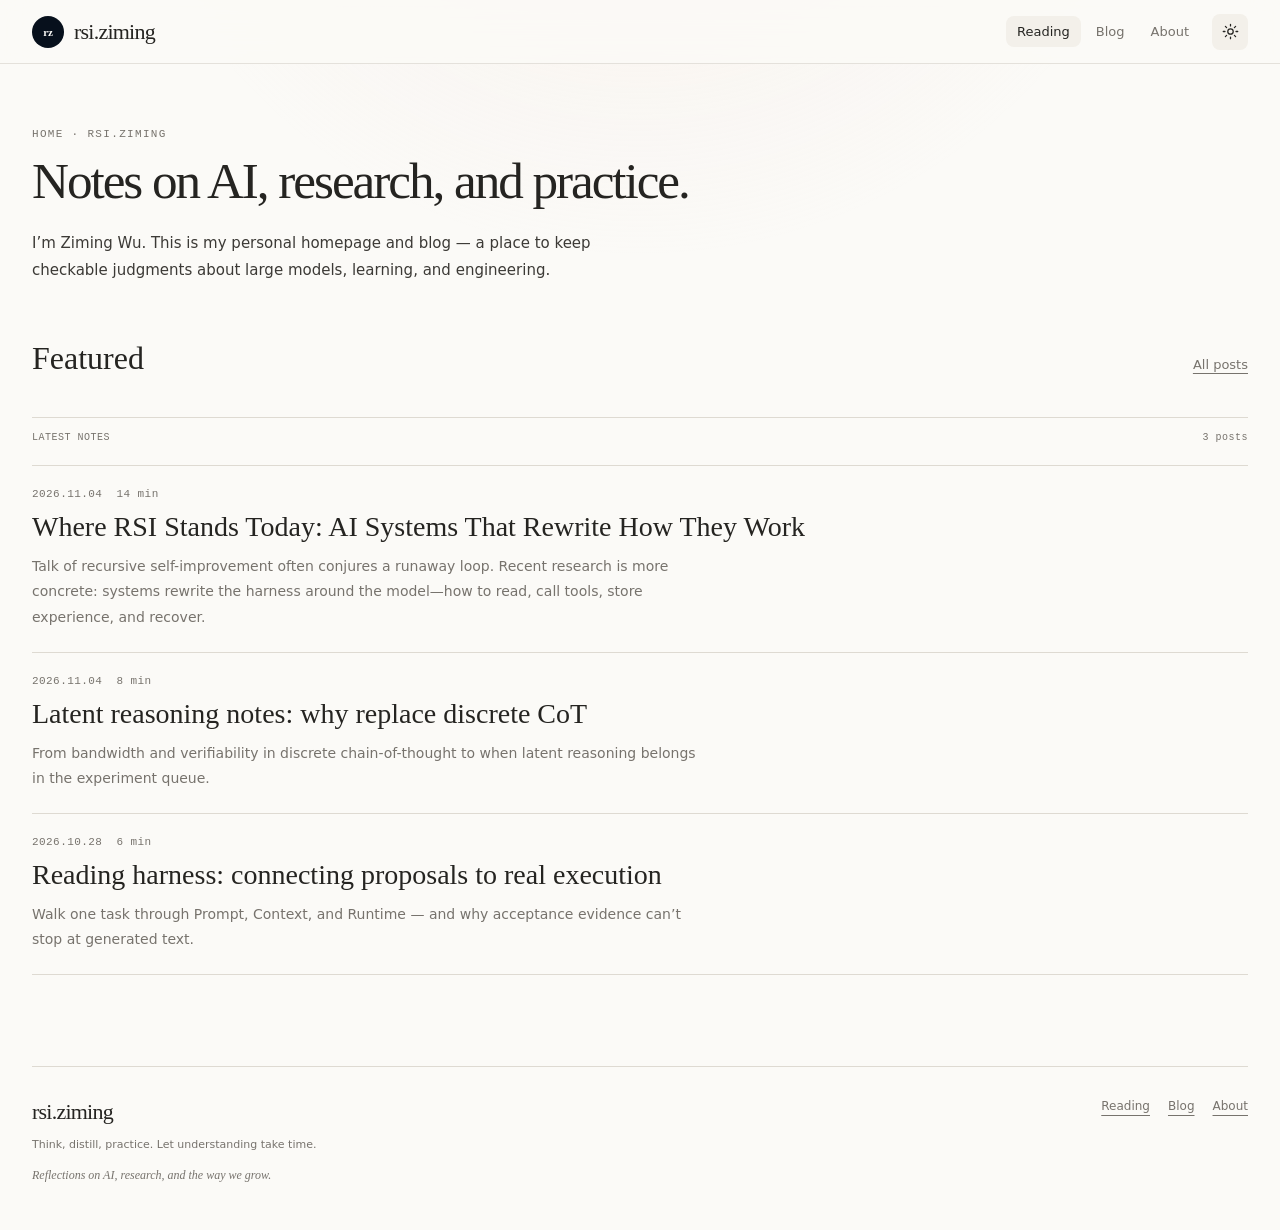
<file: index.html>
<!DOCTYPE html>
<html lang="en">
<head>
  <meta charset="UTF-8">
  <meta name="viewport" content="width=device-width, initial-scale=1">
  <meta name="description" content="rsi.ziming — Ziming Wu’s personal site and blog on AI, research, and practice.">
  <meta name="theme-color" content="#fbfaf7">
  <title>Reading｜rsi.ziming</title>
  <script>
    (() => {
      let saved;
      try { saved = localStorage.getItem("theme"); } catch {}
      const theme = saved || (matchMedia("(prefers-color-scheme: dark)").matches ? "dark" : "light");
      document.documentElement.dataset.theme = theme;
      document.querySelector('meta[name="theme-color"]')?.setAttribute("content", theme === "dark" ? "#111210" : "#fbfaf7");
    })();
  </script>
  <link rel="stylesheet" href="css/site.css">
</head>
<body>
  <a class="skip-link" href="#main">Skip to content</a>
  <header class="site-header">
    <a class="wordmark" href="index.html" aria-label="rsi.ziming home">
      <span class="wordmark-mark" aria-hidden="true">rz</span>
      <span class="wordmark-name"><span class="brand-person" lang="en">rsi.ziming</span></span>
    </a>
    <div class="header-actions">
      <nav class="site-nav" aria-label="Primary">
        <a href="index.html" aria-current="page">Reading</a>
        <a href="blog/index.html">Blog</a>
        <a class="mobile-hidden" href="about/index.html">About</a>
      </nav>
      <button class="theme-toggle" type="button" aria-label="Toggle light and dark theme" title="Toggle theme">
        <svg class="sun-icon" viewBox="0 0 20 20" aria-hidden="true"><circle cx="10" cy="10" r="3.2"></circle><path d="M10 1.5v2M10 16.5v2M1.5 10h2M16.5 10h2M4 4l1.4 1.4M14.6 14.6 16 16M16 4l-1.4 1.4M5.4 14.6 4 16"></path></svg>
        <svg class="moon-icon" viewBox="0 0 20 20" aria-hidden="true"><path d="M16.5 12.8A7 7 0 0 1 7.2 3.5a7 7 0 1 0 9.3 9.3Z"></path></svg>
      </button>
    </div>
  </header>

  <main id="main">
    <div class="page-shell">
      <header class="page-intro">
        <p class="eyebrow">HOME · RSI.ZIMING</p>
        <h1>Notes on AI, research, and practice.</h1>
        <p class="intro-copy">I’m Ziming Wu. This is my personal homepage and blog — a place to keep checkable judgments about large models, learning, and engineering.</p>
      </header>

      <div class="section-heading">
        <h2>Featured</h2>
        <a href="blog/index.html">All posts</a>
      </div>

      <div class="count-line">
        <span>LATEST NOTES</span>
        <span>3 posts</span>
      </div>

      <div class="post-list">
        <a class="post-card" href="blog/where-rsi-stands-today.html">
          <div class="post-meta"><span>2026.11.04</span><span>14 min</span></div>
          <h3 class="post-title">Where RSI Stands Today: AI Systems That Rewrite How They Work</h3>
          <p class="post-excerpt">Talk of recursive self-improvement often conjures a runaway loop. Recent research is more concrete: systems rewrite the harness around the model—how to read, call tools, store experience, and recover.</p>
        </a>
        <a class="post-card" href="blog/latent-reasoning-notes.html">
          <div class="post-meta"><span>2026.11.04</span><span>8 min</span></div>
          <h3 class="post-title">Latent reasoning notes: why replace discrete CoT</h3>
          <p class="post-excerpt">From bandwidth and verifiability in discrete chain-of-thought to when latent reasoning belongs in the experiment queue.</p>
        </a>
        <a class="post-card" href="blog/reading-harness.html">
          <div class="post-meta"><span>2026.10.28</span><span>6 min</span></div>
          <h3 class="post-title">Reading harness: connecting proposals to real execution</h3>
          <p class="post-excerpt">Walk one task through Prompt, Context, and Runtime — and why acceptance evidence can’t stop at generated text.</p>
        </a>
      </div>
    </div>
  </main>

  <footer class="site-footer">
    <div>
      <a href="index.html" class="footer-name"><span class="brand-person" lang="en">rsi.ziming</span></a>
      <p>Think, distill, practice. Let understanding take time.</p>
      <p lang="en">Reflections on AI, research, and the way we grow.</p>
    </div>
    <nav aria-label="Footer">
      <a href="index.html">Reading</a>
      <a href="blog/index.html">Blog</a>
      <a href="about/index.html">About</a>
    </nav>
  </footer>
  <script src="js/site.js"></script>
</body>
</html>
</file>
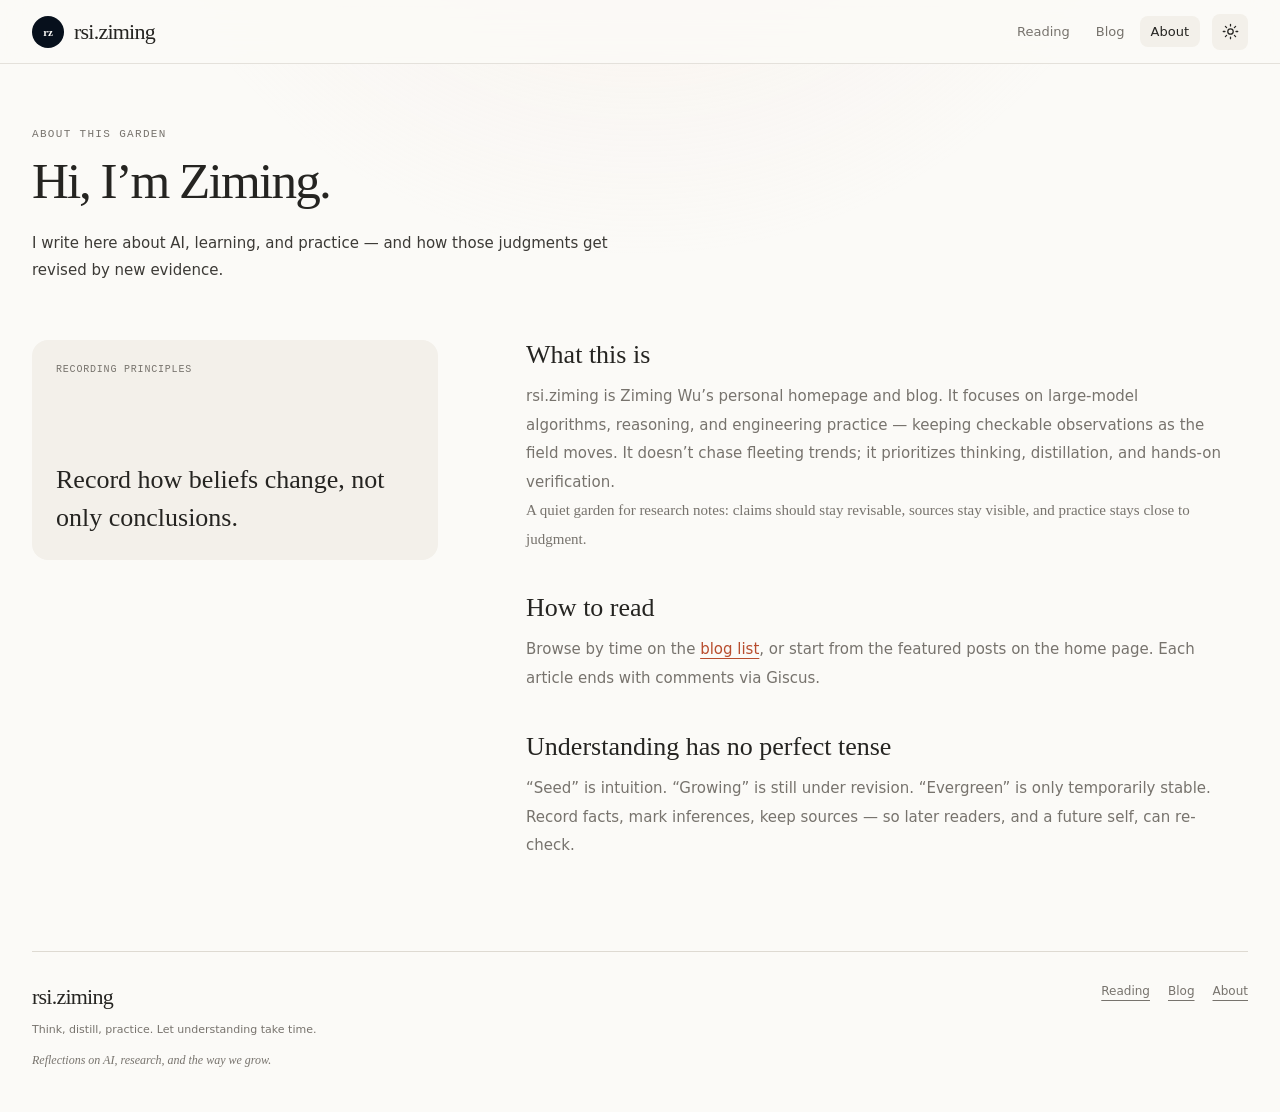
<file: about/index.html>
<!DOCTYPE html>
<html lang="en">
<head>
  <meta charset="UTF-8">
  <meta name="viewport" content="width=device-width, initial-scale=1">
  <meta name="description" content="About rsi.ziming — Ziming Wu">
  <meta name="theme-color" content="#fbfaf7">
  <title>About｜rsi.ziming</title>
  <script>
    (() => {
      let saved;
      try { saved = localStorage.getItem("theme"); } catch {}
      const theme = saved || (matchMedia("(prefers-color-scheme: dark)").matches ? "dark" : "light");
      document.documentElement.dataset.theme = theme;
      document.querySelector('meta[name="theme-color"]')?.setAttribute("content", theme === "dark" ? "#111210" : "#fbfaf7");
    })();
  </script>
  <link rel="stylesheet" href="../css/site.css">
</head>
<body>
  <a class="skip-link" href="#main">Skip to content</a>
  <header class="site-header">
    <a class="wordmark" href="../index.html" aria-label="rsi.ziming home">
      <span class="wordmark-mark" aria-hidden="true">rz</span>
      <span class="wordmark-name"><span class="brand-person" lang="en">rsi.ziming</span></span>
    </a>
    <div class="header-actions">
      <nav class="site-nav" aria-label="Primary">
        <a href="../index.html">Reading</a>
        <a href="../blog/index.html">Blog</a>
        <a href="index.html" aria-current="page">About</a>
      </nav>
      <button class="theme-toggle" type="button" aria-label="Toggle light and dark theme" title="Toggle theme">
        <svg class="sun-icon" viewBox="0 0 20 20" aria-hidden="true"><circle cx="10" cy="10" r="3.2"></circle><path d="M10 1.5v2M10 16.5v2M1.5 10h2M16.5 10h2M4 4l1.4 1.4M14.6 14.6 16 16M16 4l-1.4 1.4M5.4 14.6 4 16"></path></svg>
        <svg class="moon-icon" viewBox="0 0 20 20" aria-hidden="true"><path d="M16.5 12.8A7 7 0 0 1 7.2 3.5a7 7 0 1 0 9.3 9.3Z"></path></svg>
      </button>
    </div>
  </header>

  <main id="main">
    <div class="page-shell about">
      <header class="page-intro">
        <div>
          <p class="eyebrow">ABOUT THIS GARDEN</p>
          <h1>Hi, I’m <span class="brand-person" lang="en">Ziming</span>.</h1>
        </div>
        <p class="intro-copy">I write here about AI, learning, and practice — and how those judgments get revised by new evidence.</p>
      </header>

      <div class="about-grid">
        <aside class="about-aside">
          <span>RECORDING PRINCIPLES</span>
          <p>Record how beliefs change, not only conclusions.</p>
        </aside>
        <article class="about-article">
          <h2>What this is</h2>
          <p>rsi.ziming is Ziming Wu’s personal homepage and blog. It focuses on large-model algorithms, reasoning, and engineering practice — keeping checkable observations as the field moves. It doesn’t chase fleeting trends; it prioritizes thinking, distillation, and hands-on verification.</p>
          <p class="english-mission" lang="en">A quiet garden for research notes: claims should stay revisable, sources stay visible, and practice stays close to judgment.</p>

          <h2>How to read</h2>
          <p>Browse by time on the <a href="../blog/index.html">blog list</a>, or start from the featured posts on the home page. Each article ends with comments via Giscus.</p>

          <h2>Understanding has no perfect tense</h2>
          <p>“Seed” is intuition. “Growing” is still under revision. “Evergreen” is only temporarily stable. Record facts, mark inferences, keep sources — so later readers, and a future self, can re-check.</p>
        </article>
      </div>
    </div>
  </main>

  <footer class="site-footer">
    <div>
      <a href="../index.html" class="footer-name"><span class="brand-person" lang="en">rsi.ziming</span></a>
      <p>Think, distill, practice. Let understanding take time.</p>
      <p lang="en">Reflections on AI, research, and the way we grow.</p>
    </div>
    <nav aria-label="Footer">
      <a href="../index.html">Reading</a>
      <a href="../blog/index.html">Blog</a>
      <a href="index.html">About</a>
    </nav>
  </footer>
  <script src="../js/site.js"></script>
</body>
</html>
</file>
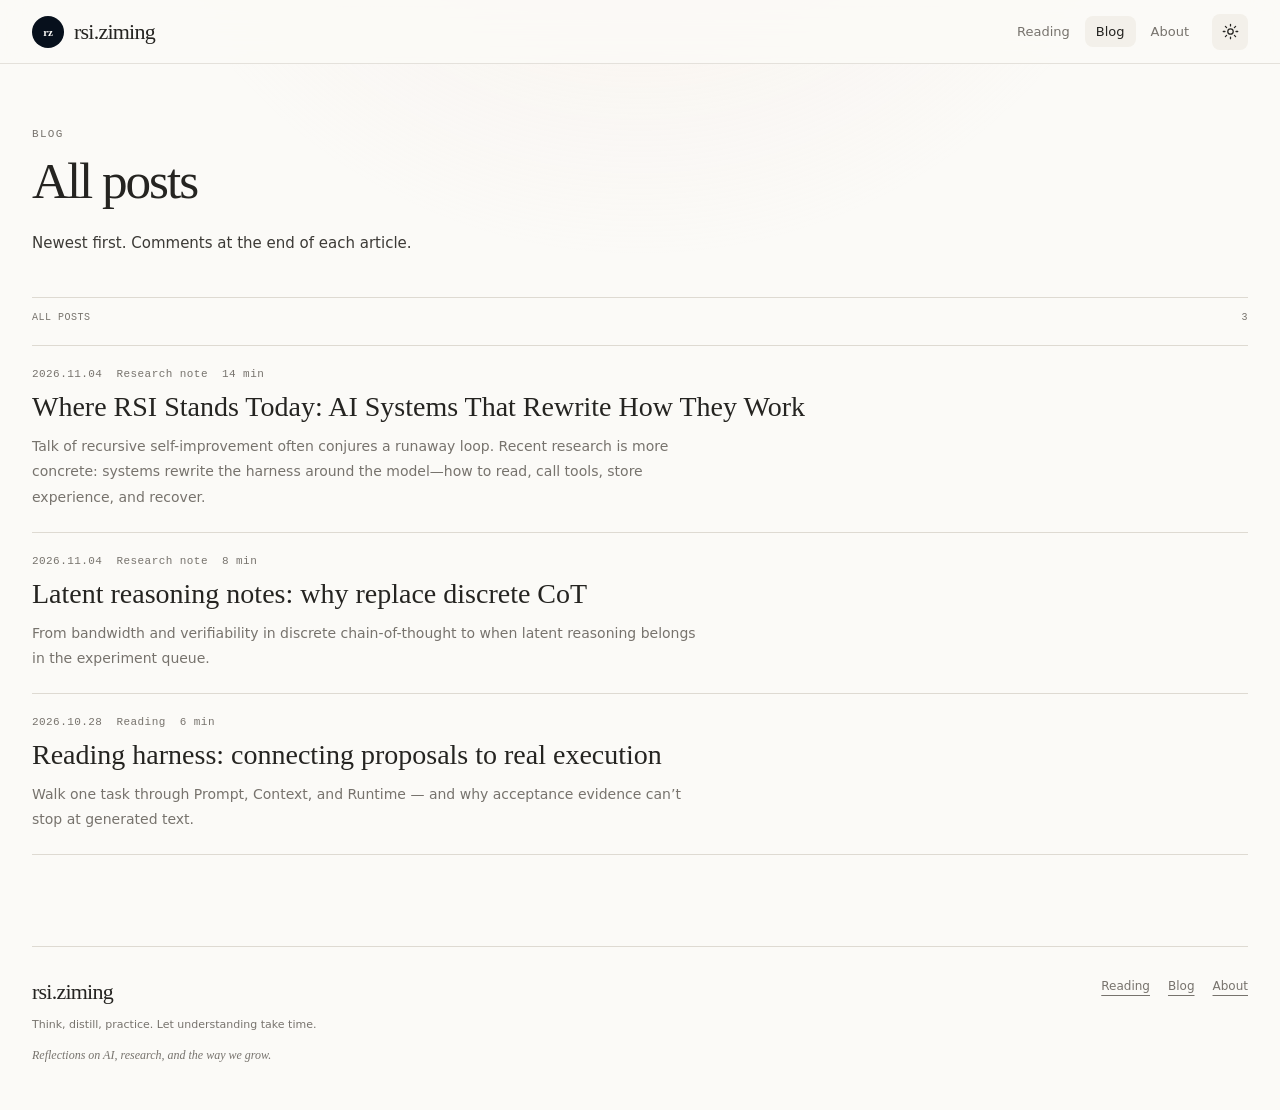
<file: blog/index.html>
<!DOCTYPE html>
<html lang="en">
<head>
  <meta charset="UTF-8">
  <meta name="viewport" content="width=device-width, initial-scale=1">
  <meta name="description" content="Blog｜rsi.ziming">
  <meta name="theme-color" content="#fbfaf7">
  <title>Blog｜rsi.ziming</title>
  <script>
    (() => {
      let saved;
      try { saved = localStorage.getItem("theme"); } catch {}
      const theme = saved || (matchMedia("(prefers-color-scheme: dark)").matches ? "dark" : "light");
      document.documentElement.dataset.theme = theme;
      document.querySelector('meta[name="theme-color"]')?.setAttribute("content", theme === "dark" ? "#111210" : "#fbfaf7");
    })();
  </script>
  <link rel="stylesheet" href="../css/site.css">
</head>
<body>
  <a class="skip-link" href="#main">Skip to content</a>
  <header class="site-header">
    <a class="wordmark" href="../index.html" aria-label="rsi.ziming home">
      <span class="wordmark-mark" aria-hidden="true">rz</span>
      <span class="wordmark-name"><span class="brand-person" lang="en">rsi.ziming</span></span>
    </a>
    <div class="header-actions">
      <nav class="site-nav" aria-label="Primary">
        <a href="../index.html">Reading</a>
        <a href="index.html" aria-current="page">Blog</a>
        <a class="mobile-hidden" href="../about/index.html">About</a>
      </nav>
      <button class="theme-toggle" type="button" aria-label="Toggle light and dark theme" title="Toggle theme">
        <svg class="sun-icon" viewBox="0 0 20 20" aria-hidden="true"><circle cx="10" cy="10" r="3.2"></circle><path d="M10 1.5v2M10 16.5v2M1.5 10h2M16.5 10h2M4 4l1.4 1.4M14.6 14.6 16 16M16 4l-1.4 1.4M5.4 14.6 4 16"></path></svg>
        <svg class="moon-icon" viewBox="0 0 20 20" aria-hidden="true"><path d="M16.5 12.8A7 7 0 0 1 7.2 3.5a7 7 0 1 0 9.3 9.3Z"></path></svg>
      </button>
    </div>
  </header>

  <main id="main">
    <div class="page-shell">
      <header class="page-intro">
        <p class="eyebrow">BLOG</p>
        <h1>All posts</h1>
        <p class="intro-copy">Newest first. Comments at the end of each article.</p>
      </header>

      <div class="count-line">
        <span>ALL POSTS</span>
        <span>3</span>
      </div>

      <div class="post-list">
        <a class="post-card" href="where-rsi-stands-today.html">
          <div class="post-meta"><span>2026.11.04</span><span>Research note</span><span>14 min</span></div>
          <h2 class="post-title">Where RSI Stands Today: AI Systems That Rewrite How They Work</h2>
          <p class="post-excerpt">Talk of recursive self-improvement often conjures a runaway loop. Recent research is more concrete: systems rewrite the harness around the model—how to read, call tools, store experience, and recover.</p>
        </a>
        <a class="post-card" href="latent-reasoning-notes.html">
          <div class="post-meta"><span>2026.11.04</span><span>Research note</span><span>8 min</span></div>
          <h2 class="post-title">Latent reasoning notes: why replace discrete CoT</h2>
          <p class="post-excerpt">From bandwidth and verifiability in discrete chain-of-thought to when latent reasoning belongs in the experiment queue.</p>
        </a>
        <a class="post-card" href="reading-harness.html">
          <div class="post-meta"><span>2026.10.28</span><span>Reading</span><span>6 min</span></div>
          <h2 class="post-title">Reading harness: connecting proposals to real execution</h2>
          <p class="post-excerpt">Walk one task through Prompt, Context, and Runtime — and why acceptance evidence can’t stop at generated text.</p>
        </a>
      </div>
    </div>
  </main>

  <footer class="site-footer">
    <div>
      <a href="../index.html" class="footer-name"><span class="brand-person" lang="en">rsi.ziming</span></a>
      <p>Think, distill, practice. Let understanding take time.</p>
      <p lang="en">Reflections on AI, research, and the way we grow.</p>
    </div>
    <nav aria-label="Footer">
      <a href="../index.html">Reading</a>
      <a href="index.html">Blog</a>
      <a href="../about/index.html">About</a>
    </nav>
  </footer>
  <script src="../js/site.js"></script>
</body>
</html>
</file>
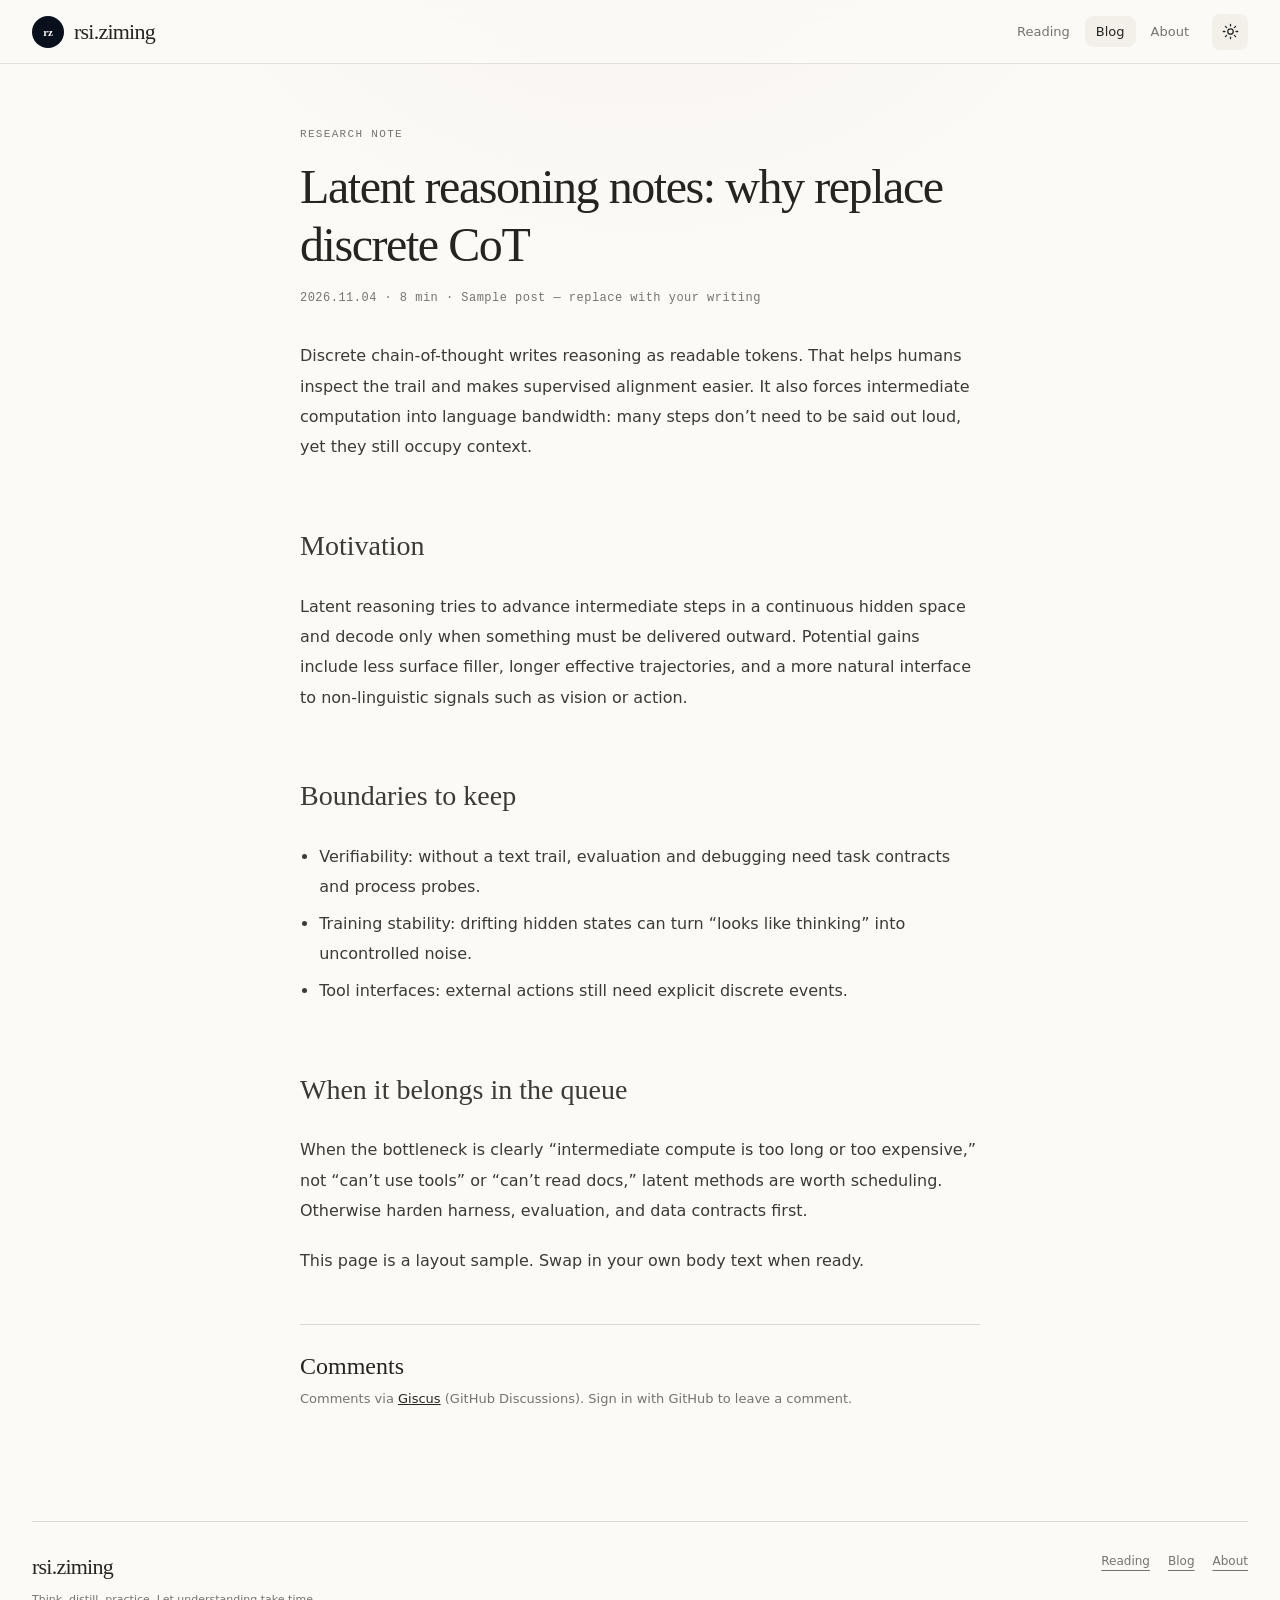
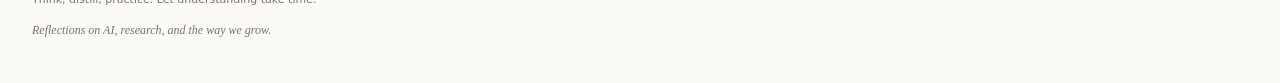
<file: blog/latent-reasoning-notes.html>
<!DOCTYPE html>
<html lang="en">
<head>
  <meta charset="UTF-8">
  <meta name="viewport" content="width=device-width, initial-scale=1">
  <meta name="description" content="Latent reasoning notes: why replace discrete CoT">
  <meta name="theme-color" content="#fbfaf7">
  <title>Latent reasoning notes｜rsi.ziming</title>
  <script>
    (() => {
      let saved;
      try { saved = localStorage.getItem("theme"); } catch {}
      const theme = saved || (matchMedia("(prefers-color-scheme: dark)").matches ? "dark" : "light");
      document.documentElement.dataset.theme = theme;
      document.querySelector('meta[name="theme-color"]')?.setAttribute("content", theme === "dark" ? "#111210" : "#fbfaf7");
    })();
  </script>
  <link rel="stylesheet" href="../css/site.css">
</head>
<body>
  <a class="skip-link" href="#main">Skip to content</a>
  <header class="site-header">
    <a class="wordmark" href="../index.html" aria-label="rsi.ziming home">
      <span class="wordmark-mark" aria-hidden="true">rz</span>
      <span class="wordmark-name"><span class="brand-person" lang="en">rsi.ziming</span></span>
    </a>
    <div class="header-actions">
      <nav class="site-nav" aria-label="Primary">
        <a href="../index.html">Reading</a>
        <a href="index.html" aria-current="page">Blog</a>
        <a class="mobile-hidden" href="../about/index.html">About</a>
      </nav>
      <button class="theme-toggle" type="button" aria-label="Toggle light and dark theme" title="Toggle theme">
        <svg class="sun-icon" viewBox="0 0 20 20" aria-hidden="true"><circle cx="10" cy="10" r="3.2"></circle><path d="M10 1.5v2M10 16.5v2M1.5 10h2M16.5 10h2M4 4l1.4 1.4M14.6 14.6 16 16M16 4l-1.4 1.4M5.4 14.6 4 16"></path></svg>
        <svg class="moon-icon" viewBox="0 0 20 20" aria-hidden="true"><path d="M16.5 12.8A7 7 0 0 1 7.2 3.5a7 7 0 1 0 9.3 9.3Z"></path></svg>
      </button>
    </div>
  </header>

  <main id="main">
    <article class="article-shell">
      <p class="eyebrow">RESEARCH NOTE</p>
      <h1>Latent reasoning notes: why replace discrete CoT</h1>
      <p class="article-meta">2026.11.04 · 8 min · Sample post — replace with your writing</p>

      <div class="article-body">
        <p>Discrete chain-of-thought writes reasoning as readable tokens. That helps humans inspect the trail and makes supervised alignment easier. It also forces intermediate computation into language bandwidth: many steps don’t need to be said out loud, yet they still occupy context.</p>
        <h2>Motivation</h2>
        <p>Latent reasoning tries to advance intermediate steps in a continuous hidden space and decode only when something must be delivered outward. Potential gains include less surface filler, longer effective trajectories, and a more natural interface to non-linguistic signals such as vision or action.</p>
        <h2>Boundaries to keep</h2>
        <ul>
          <li>Verifiability: without a text trail, evaluation and debugging need task contracts and process probes.</li>
          <li>Training stability: drifting hidden states can turn “looks like thinking” into uncontrolled noise.</li>
          <li>Tool interfaces: external actions still need explicit discrete events.</li>
        </ul>
        <h2>When it belongs in the queue</h2>
        <p>When the bottleneck is clearly “intermediate compute is too long or too expensive,” not “can’t use tools” or “can’t read docs,” latent methods are worth scheduling. Otherwise harden harness, evaluation, and data contracts first.</p>
        <p>This page is a layout sample. Swap in your own body text when ready.</p>
      </div>

      <section class="comments" aria-labelledby="comments-title">
        <h2 id="comments-title">Comments</h2>
        <p class="comments-note">
          Comments via <a href="https://giscus.app/" rel="noopener">Giscus</a> (GitHub Discussions). Sign in with GitHub to leave a comment.
        </p>
        <div class="giscus"></div>
        <script src="https://giscus.app/client.js"
          data-repo="ZimingWu020/rsi-ziming"
          data-repo-id="R_kgDOViY71A"
          data-category="Announcements"
          data-category-id="DIC_kwDOViY71M4DKWyk"
          data-mapping="pathname"
          data-strict="0"
          data-reactions-enabled="1"
          data-emit-metadata="0"
          data-input-position="bottom"
          data-theme="preferred_color_scheme"
          data-lang="en"
          crossorigin="anonymous"
          async>
        </script>
      </section>
    </article>
  </main>

  <footer class="site-footer">
    <div>
      <a href="../index.html" class="footer-name"><span class="brand-person" lang="en">rsi.ziming</span></a>
      <p>Think, distill, practice. Let understanding take time.</p>
      <p lang="en">Reflections on AI, research, and the way we grow.</p>
    </div>
    <nav aria-label="Footer">
      <a href="../index.html">Reading</a>
      <a href="index.html">Blog</a>
      <a href="../about/index.html">About</a>
    </nav>
  </footer>
  <script src="../js/site.js"></script>
</body>
</html>
</file>
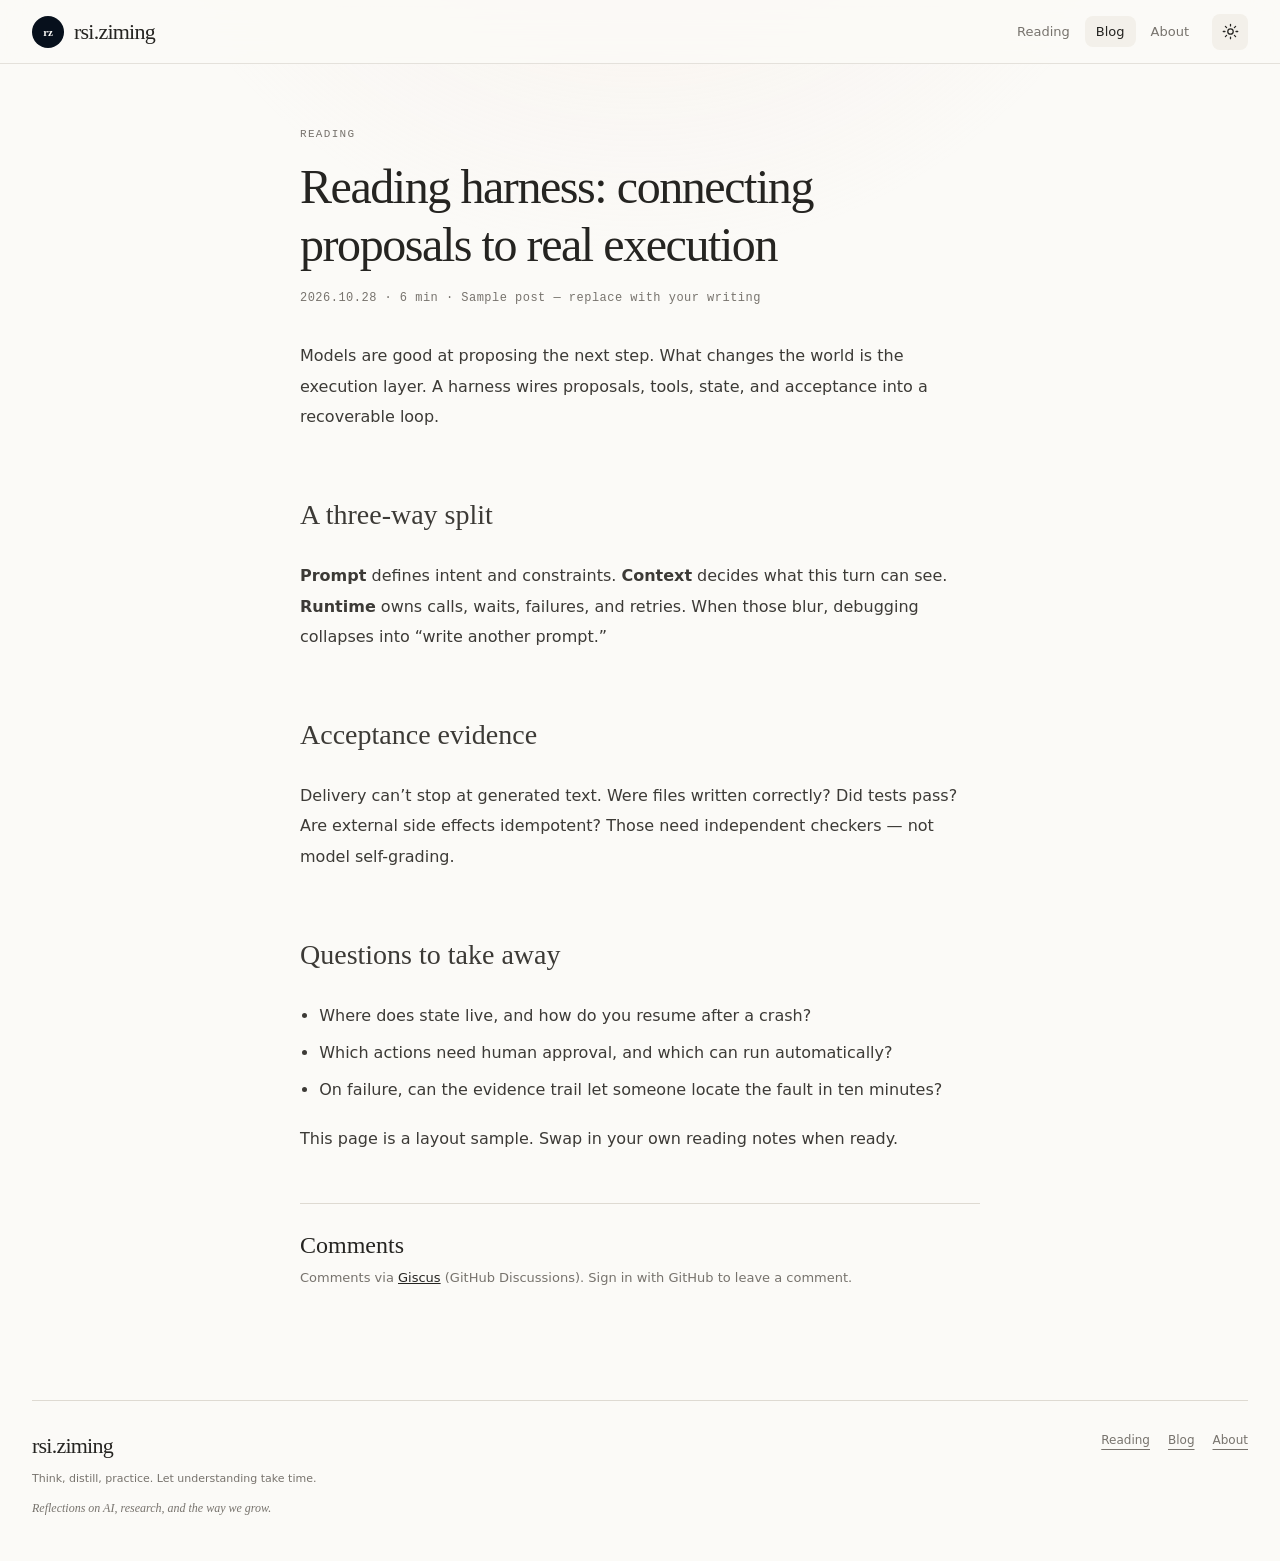
<file: blog/reading-harness.html>
<!DOCTYPE html>
<html lang="en">
<head>
  <meta charset="UTF-8">
  <meta name="viewport" content="width=device-width, initial-scale=1">
  <meta name="description" content="Reading harness: connecting proposals to real execution">
  <meta name="theme-color" content="#fbfaf7">
  <title>Reading harness｜rsi.ziming</title>
  <script>
    (() => {
      let saved;
      try { saved = localStorage.getItem("theme"); } catch {}
      const theme = saved || (matchMedia("(prefers-color-scheme: dark)").matches ? "dark" : "light");
      document.documentElement.dataset.theme = theme;
      document.querySelector('meta[name="theme-color"]')?.setAttribute("content", theme === "dark" ? "#111210" : "#fbfaf7");
    })();
  </script>
  <link rel="stylesheet" href="../css/site.css">
</head>
<body>
  <a class="skip-link" href="#main">Skip to content</a>
  <header class="site-header">
    <a class="wordmark" href="../index.html" aria-label="rsi.ziming home">
      <span class="wordmark-mark" aria-hidden="true">rz</span>
      <span class="wordmark-name"><span class="brand-person" lang="en">rsi.ziming</span></span>
    </a>
    <div class="header-actions">
      <nav class="site-nav" aria-label="Primary">
        <a href="../index.html">Reading</a>
        <a href="index.html" aria-current="page">Blog</a>
        <a class="mobile-hidden" href="../about/index.html">About</a>
      </nav>
      <button class="theme-toggle" type="button" aria-label="Toggle light and dark theme" title="Toggle theme">
        <svg class="sun-icon" viewBox="0 0 20 20" aria-hidden="true"><circle cx="10" cy="10" r="3.2"></circle><path d="M10 1.5v2M10 16.5v2M1.5 10h2M16.5 10h2M4 4l1.4 1.4M14.6 14.6 16 16M16 4l-1.4 1.4M5.4 14.6 4 16"></path></svg>
        <svg class="moon-icon" viewBox="0 0 20 20" aria-hidden="true"><path d="M16.5 12.8A7 7 0 0 1 7.2 3.5a7 7 0 1 0 9.3 9.3Z"></path></svg>
      </button>
    </div>
  </header>

  <main id="main">
    <article class="article-shell">
      <p class="eyebrow">READING</p>
      <h1>Reading harness: connecting proposals to real execution</h1>
      <p class="article-meta">2026.10.28 · 6 min · Sample post — replace with your writing</p>

      <div class="article-body">
        <p>Models are good at proposing the next step. What changes the world is the execution layer. A harness wires proposals, tools, state, and acceptance into a recoverable loop.</p>
        <h2>A three-way split</h2>
        <p><strong>Prompt</strong> defines intent and constraints. <strong>Context</strong> decides what this turn can see. <strong>Runtime</strong> owns calls, waits, failures, and retries. When those blur, debugging collapses into “write another prompt.”</p>
        <h2>Acceptance evidence</h2>
        <p>Delivery can’t stop at generated text. Were files written correctly? Did tests pass? Are external side effects idempotent? Those need independent checkers — not model self-grading.</p>
        <h2>Questions to take away</h2>
        <ul>
          <li>Where does state live, and how do you resume after a crash?</li>
          <li>Which actions need human approval, and which can run automatically?</li>
          <li>On failure, can the evidence trail let someone locate the fault in ten minutes?</li>
        </ul>
        <p>This page is a layout sample. Swap in your own reading notes when ready.</p>
      </div>

      <section class="comments" aria-labelledby="comments-title">
        <h2 id="comments-title">Comments</h2>
        <p class="comments-note">
          Comments via <a href="https://giscus.app/" rel="noopener">Giscus</a> (GitHub Discussions). Sign in with GitHub to leave a comment.
        </p>
        <div class="giscus"></div>
        <script src="https://giscus.app/client.js"
          data-repo="ZimingWu020/rsi-ziming"
          data-repo-id="R_kgDOViY71A"
          data-category="Announcements"
          data-category-id="DIC_kwDOViY71M4DKWyk"
          data-mapping="pathname"
          data-strict="0"
          data-reactions-enabled="1"
          data-emit-metadata="0"
          data-input-position="bottom"
          data-theme="preferred_color_scheme"
          data-lang="en"
          crossorigin="anonymous"
          async>
        </script>
      </section>
    </article>
  </main>

  <footer class="site-footer">
    <div>
      <a href="../index.html" class="footer-name"><span class="brand-person" lang="en">rsi.ziming</span></a>
      <p>Think, distill, practice. Let understanding take time.</p>
      <p lang="en">Reflections on AI, research, and the way we grow.</p>
    </div>
    <nav aria-label="Footer">
      <a href="../index.html">Reading</a>
      <a href="index.html">Blog</a>
      <a href="../about/index.html">About</a>
    </nav>
  </footer>
  <script src="../js/site.js"></script>
</body>
</html>
</file>
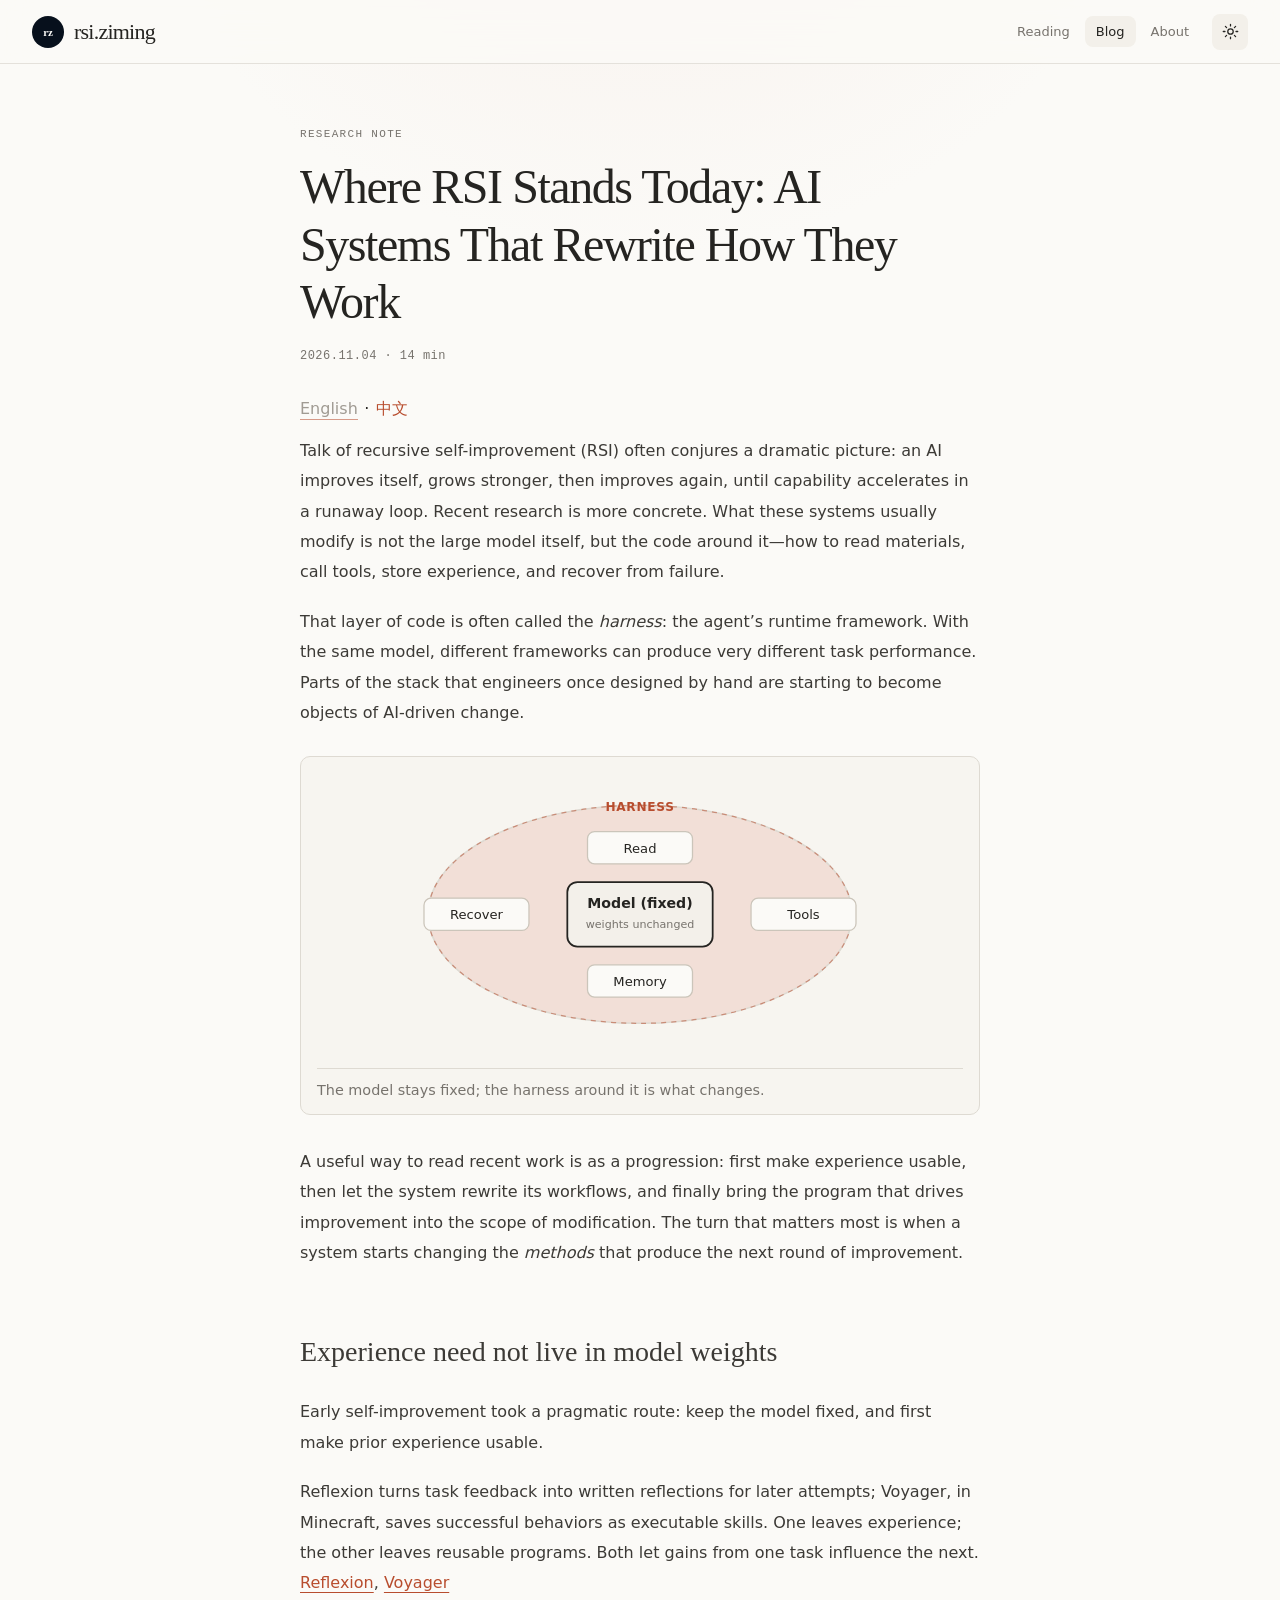
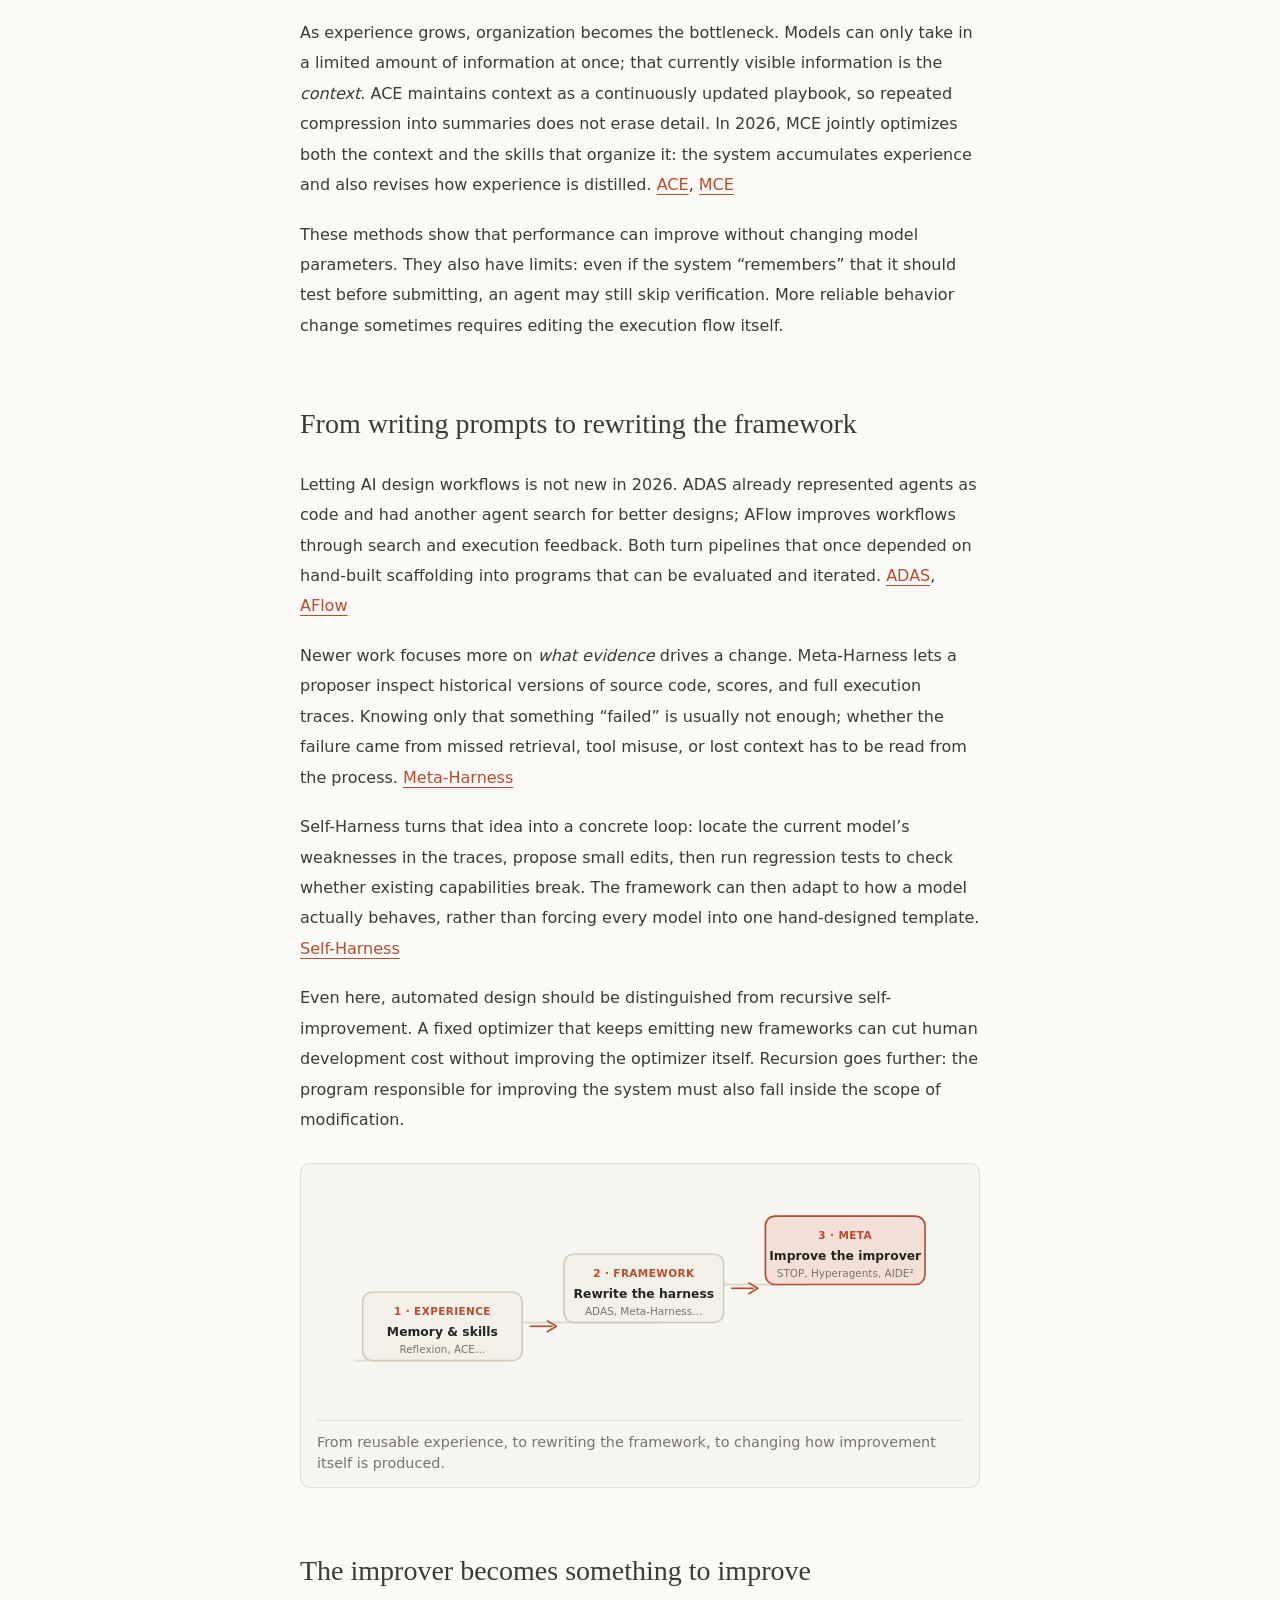
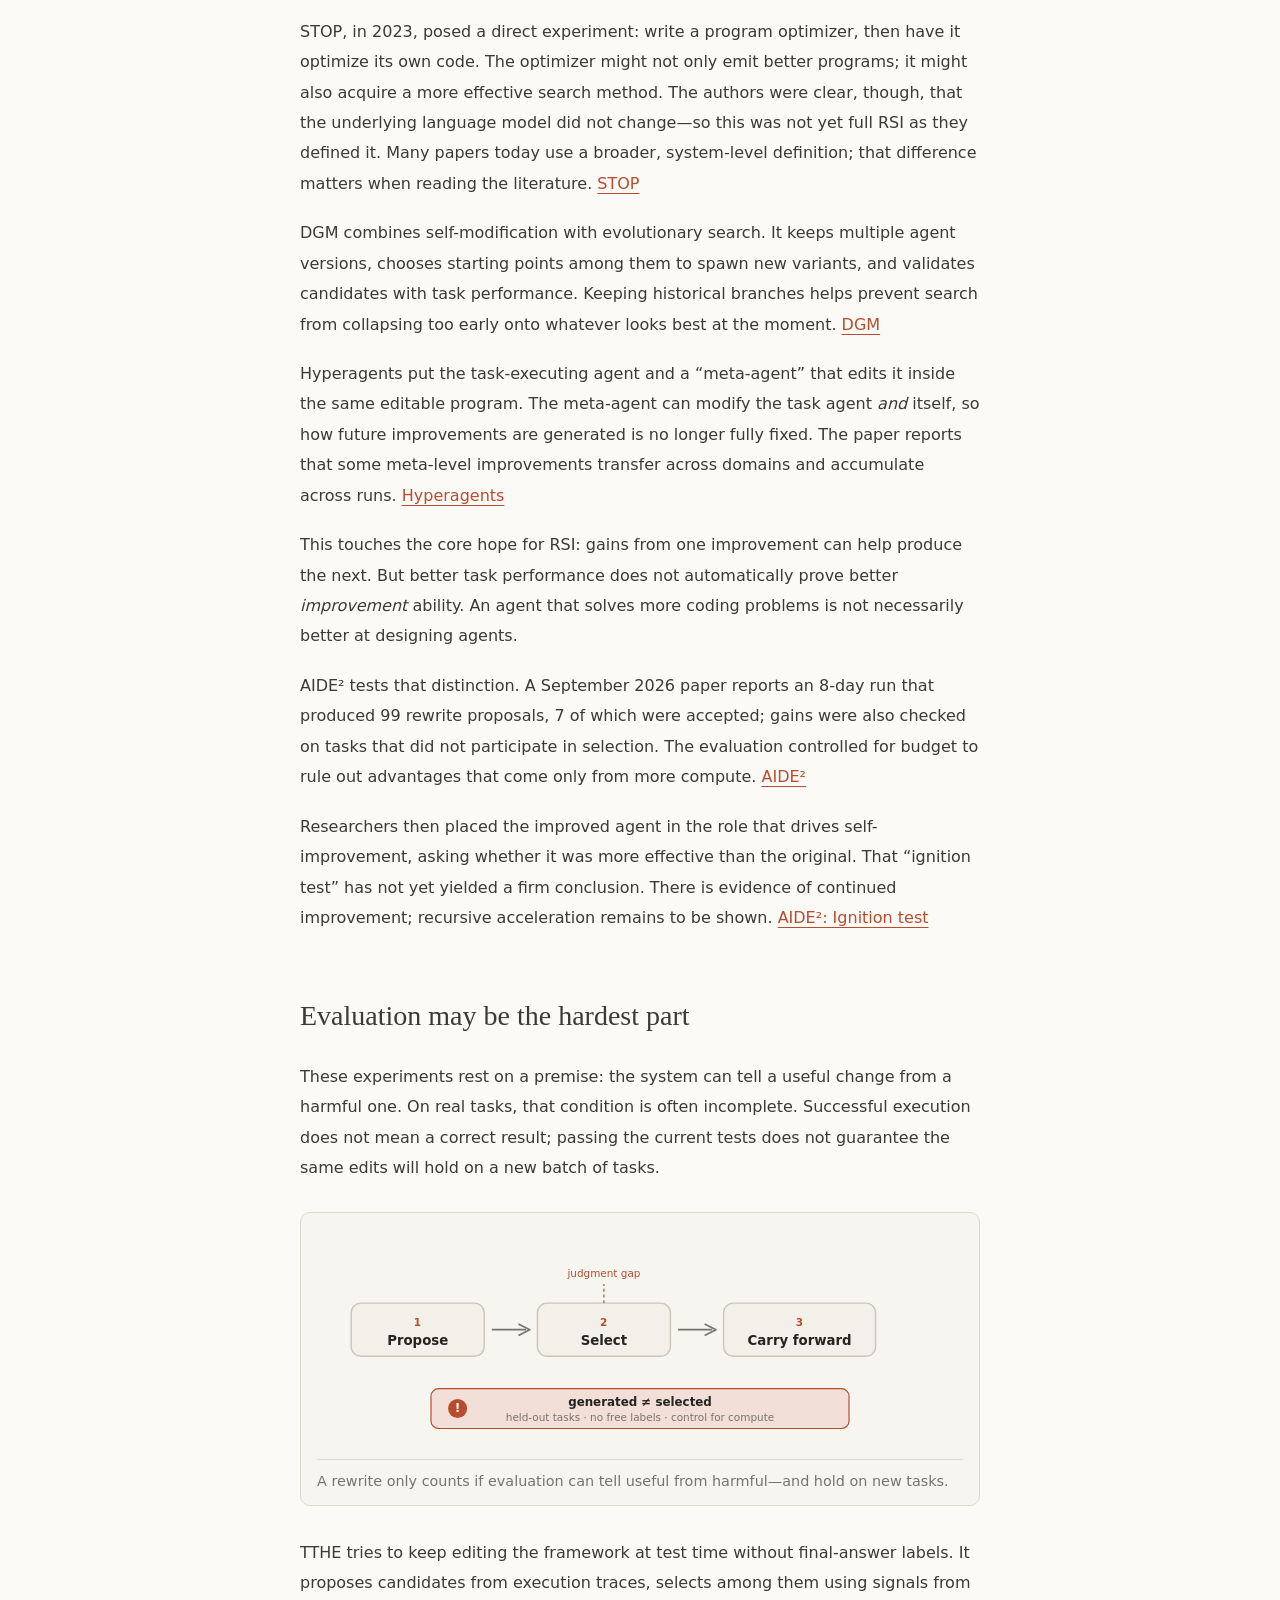
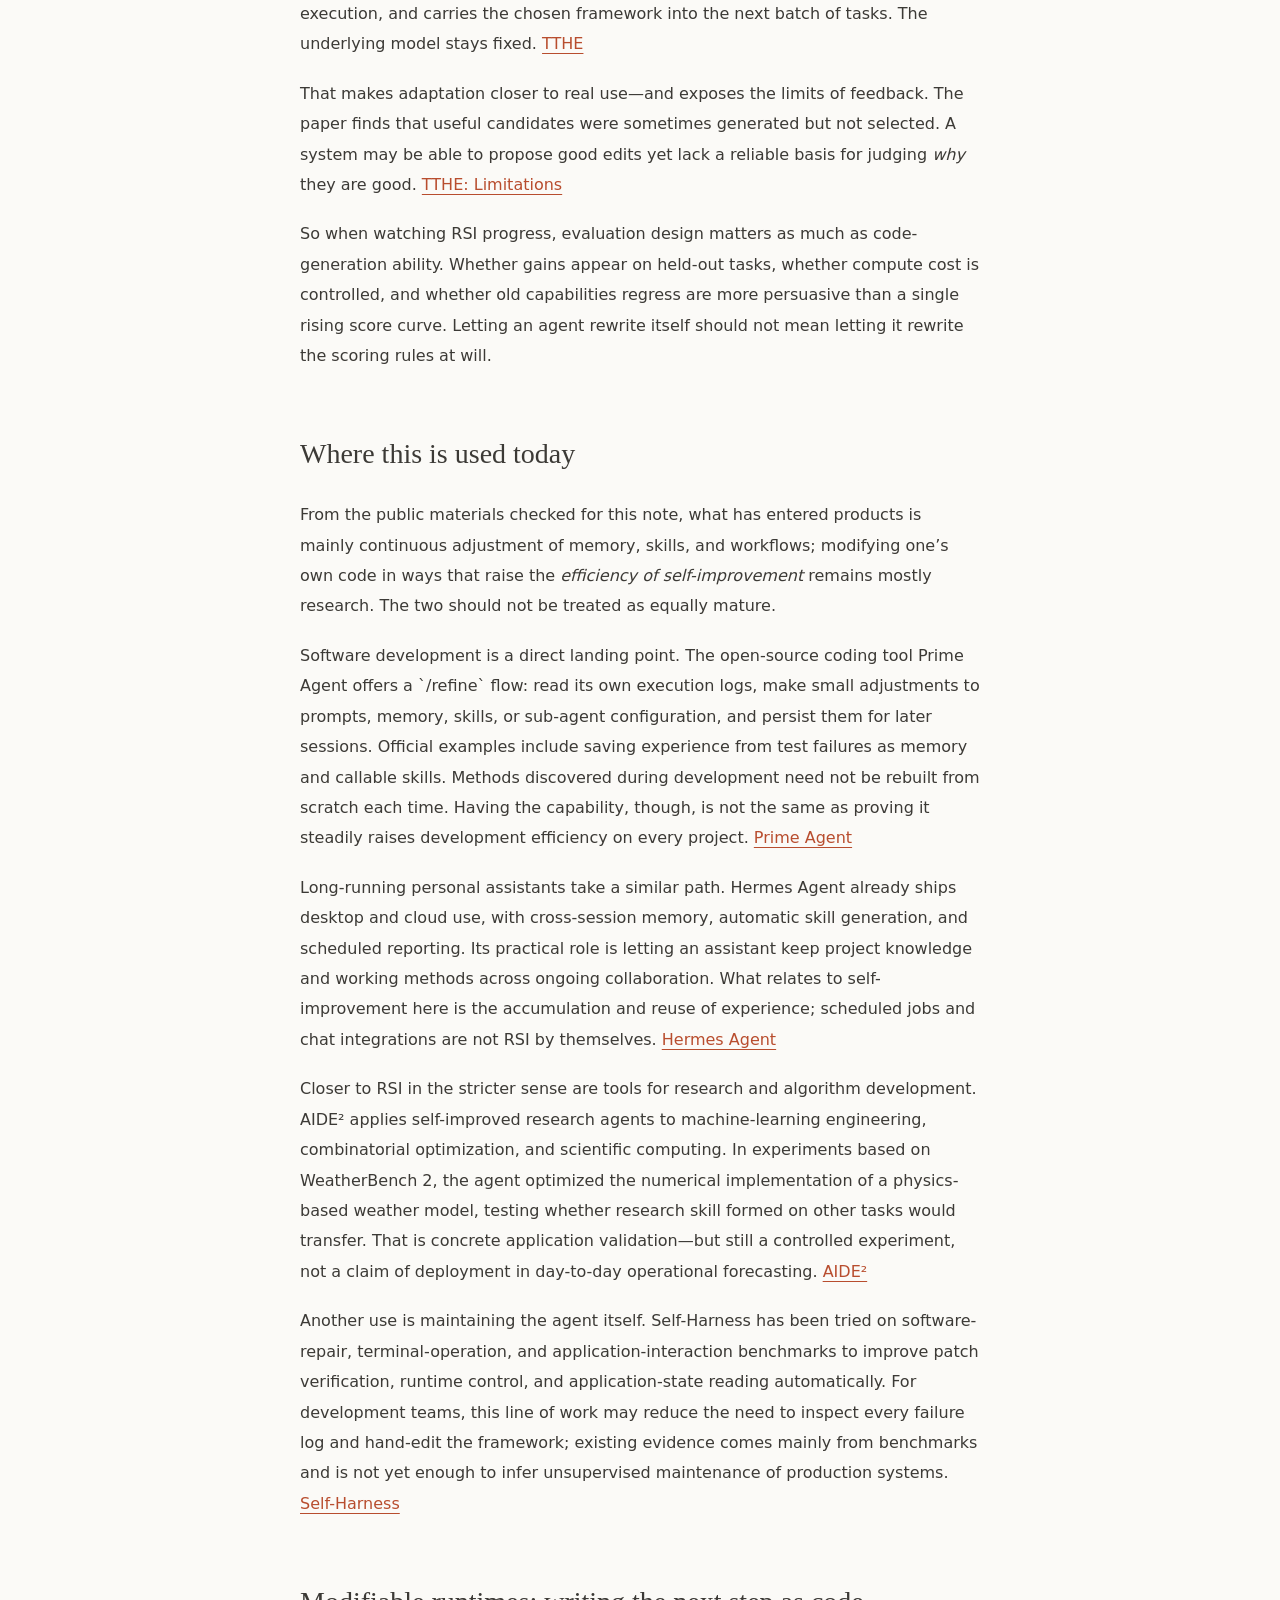
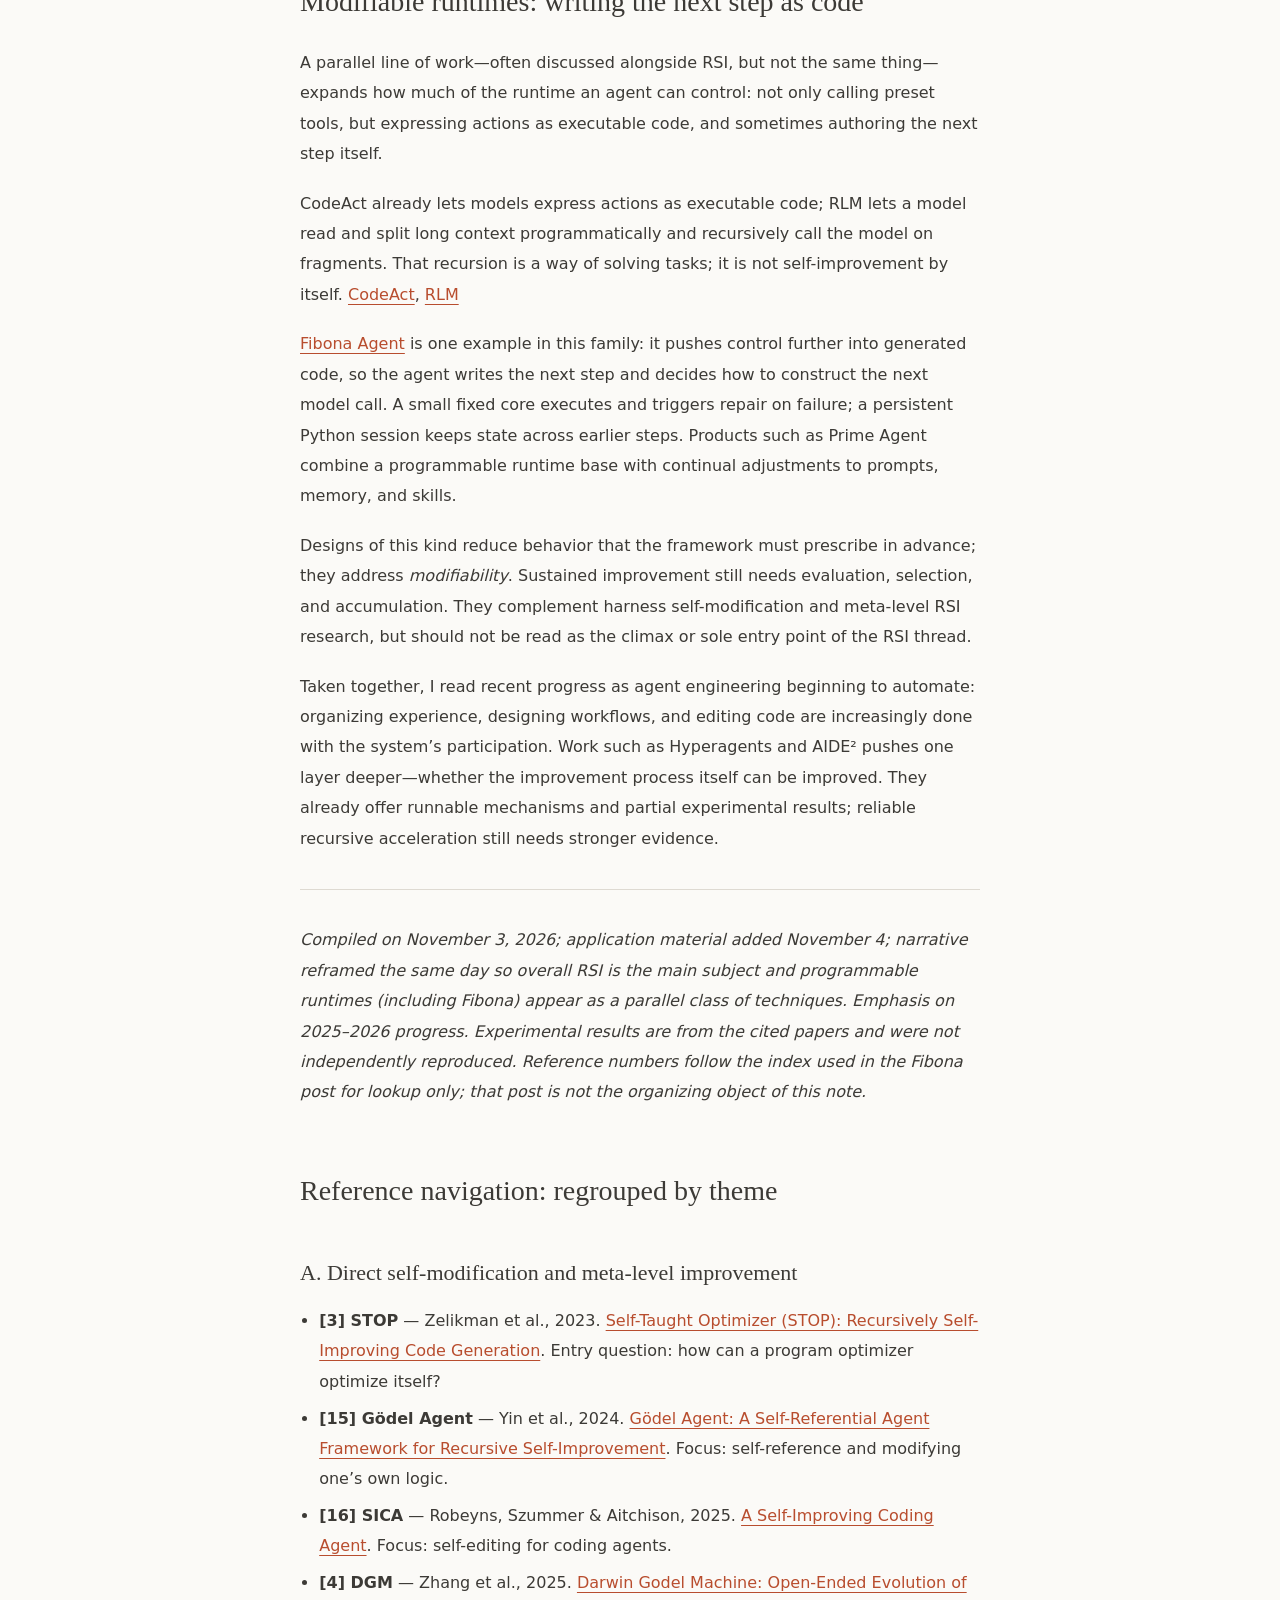
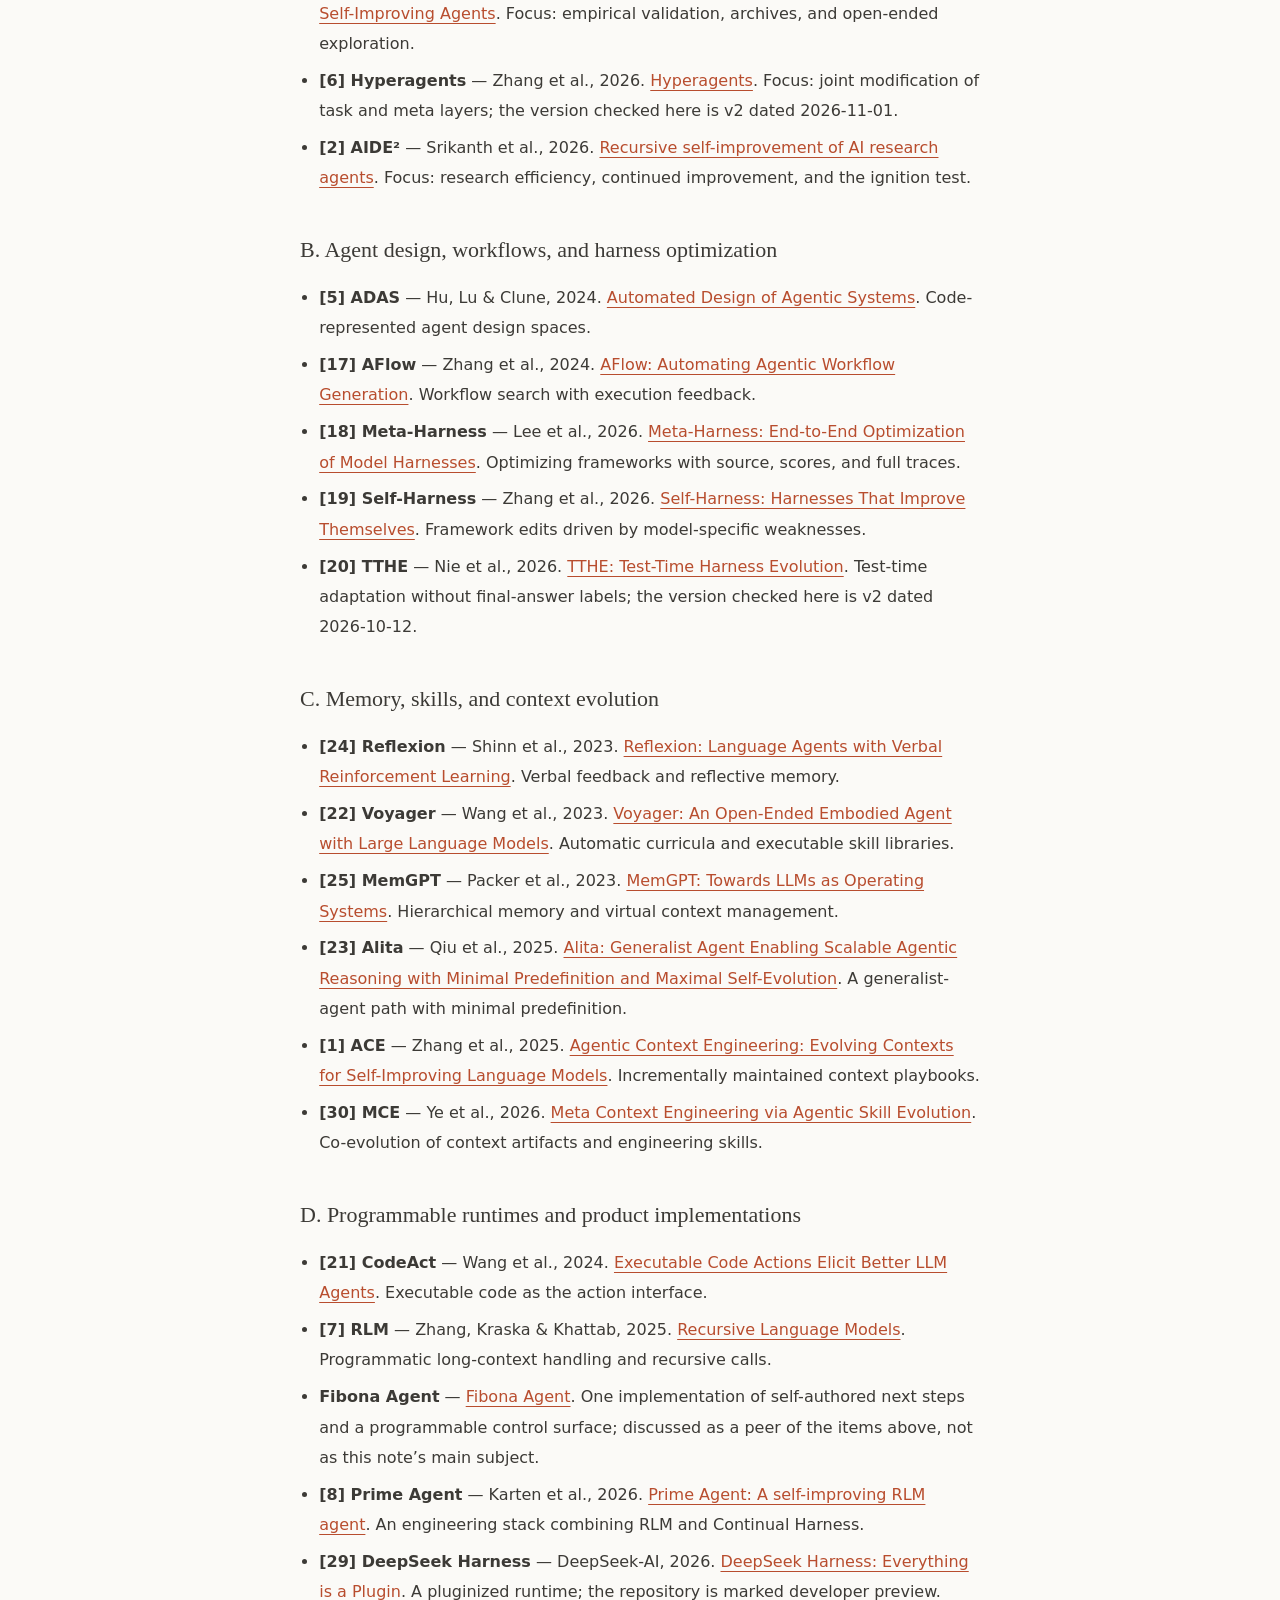
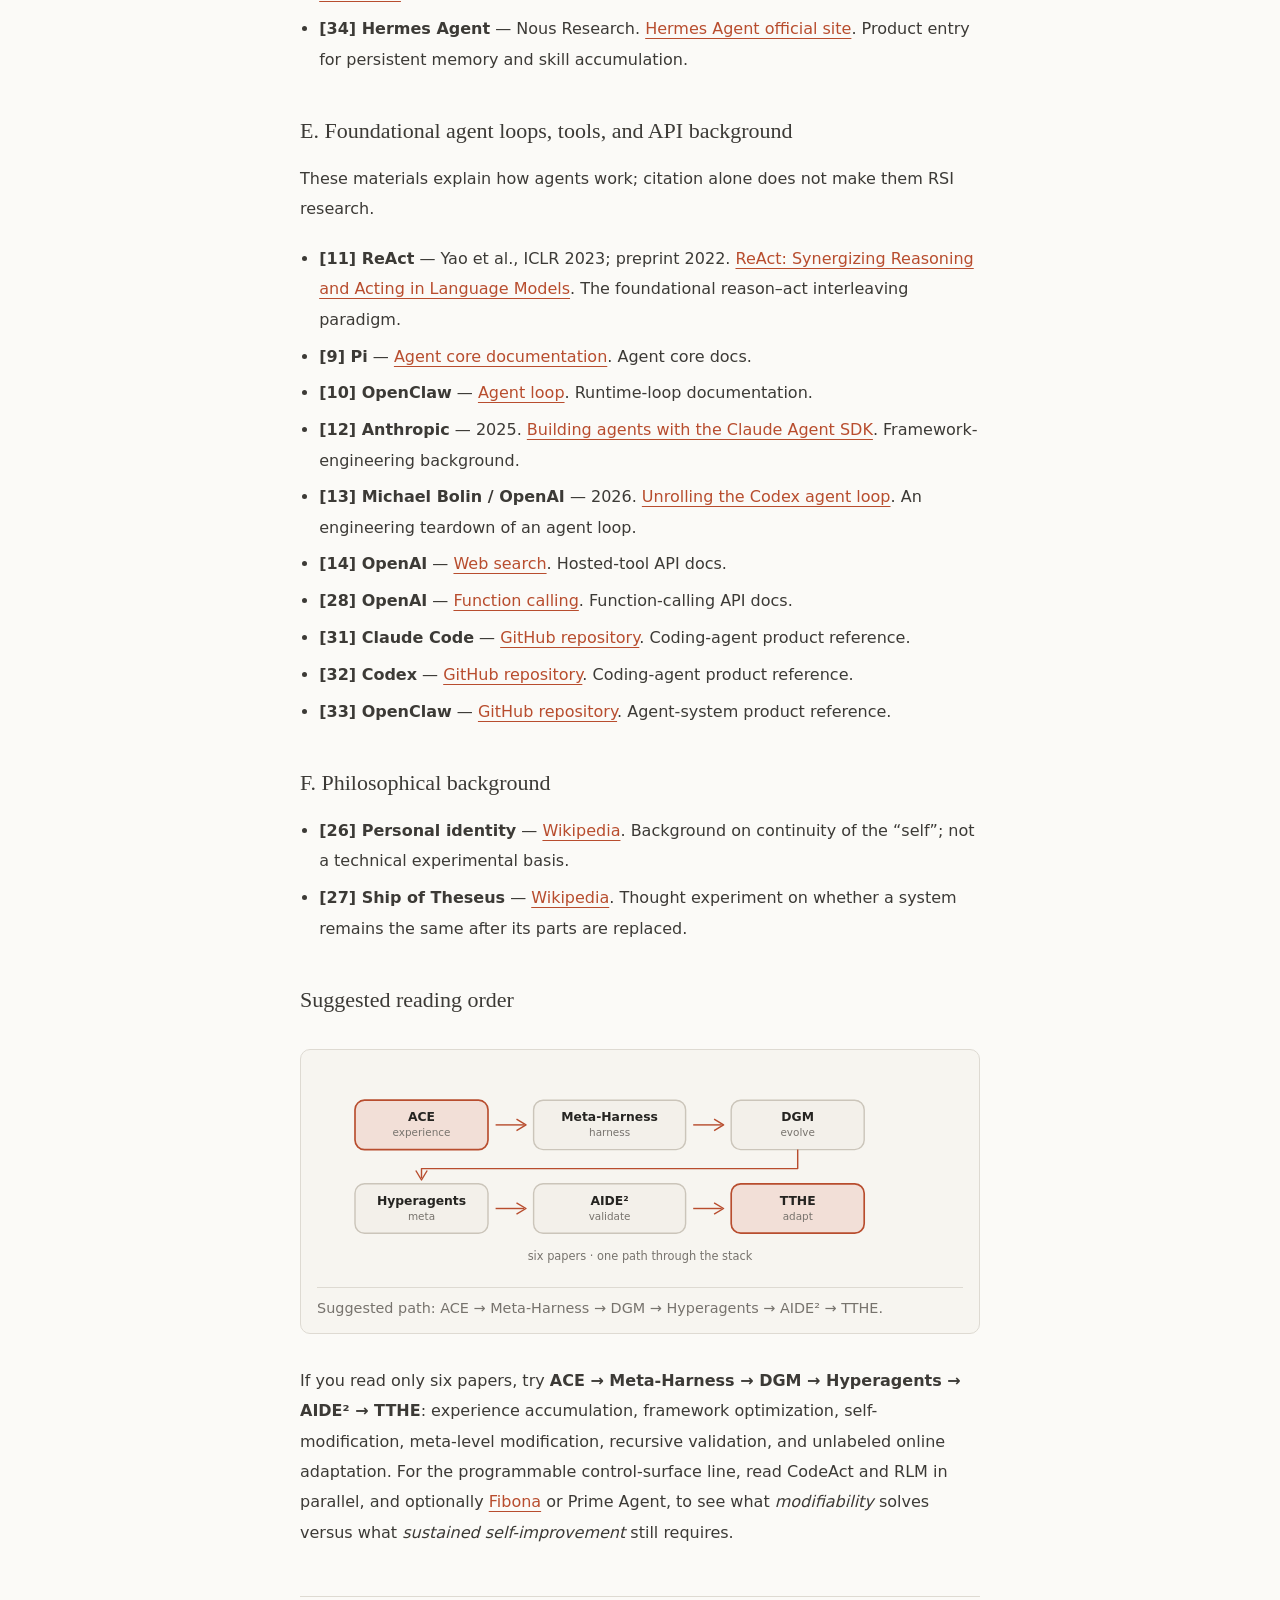
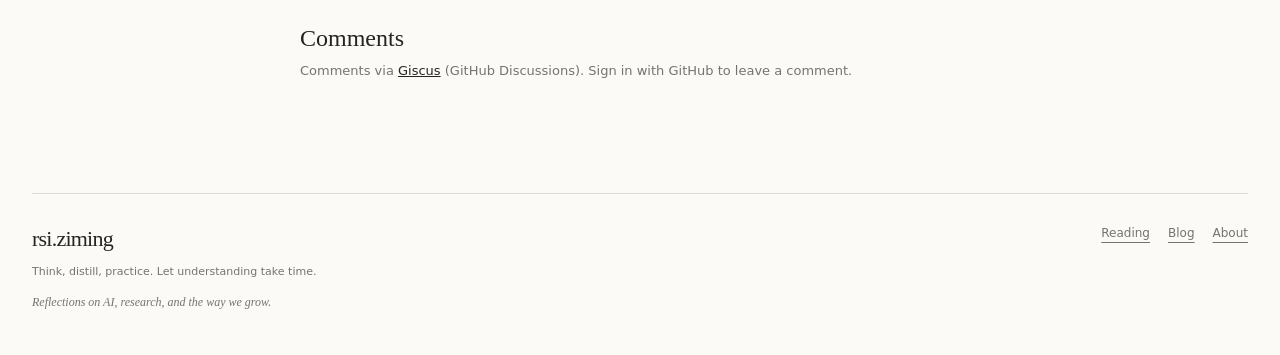
<file: blog/where-rsi-stands-today.html>
<!DOCTYPE html>
<html lang="en">
<head>
  <meta charset="UTF-8">
  <meta name="viewport" content="width=device-width, initial-scale=1">
  <meta name="description" content="Recent RSI research rewrites the harness around fixed models: experience, workflows, and the improver itself.">
  <meta name="theme-color" content="#fbfaf7">
  <title>Where RSI Stands Today｜rsi.ziming</title>
  <link rel="alternate" hreflang="en" href="where-rsi-stands-today.html">
  <link rel="alternate" hreflang="zh-CN" href="where-rsi-stands-today.zh.html">
  <script>
    (() => {
      let saved;
      try { saved = localStorage.getItem("theme"); } catch {}
      const theme = saved || (matchMedia("(prefers-color-scheme: dark)").matches ? "dark" : "light");
      document.documentElement.dataset.theme = theme;
      document.querySelector('meta[name="theme-color"]')?.setAttribute("content", theme === "dark" ? "#111210" : "#fbfaf7");
    })();
  </script>
  <link rel="stylesheet" href="../css/site.css">
</head>
<body>
  <a class="skip-link" href="#main">Skip to content</a>
  <header class="site-header">
    <a class="wordmark" href="../index.html" aria-label="rsi.ziming home">
      <span class="wordmark-mark" aria-hidden="true">rz</span>
      <span class="wordmark-name"><span class="brand-person" lang="en">rsi.ziming</span></span>
    </a>
    <div class="header-actions">
      <nav class="site-nav" aria-label="Primary">
        <a href="../index.html">Reading</a>
        <a href="index.html" aria-current="page">Blog</a>
        <a class="mobile-hidden" href="../about/index.html">About</a>
      </nav>
      <button class="theme-toggle" type="button" aria-label="Toggle light and dark theme" title="Toggle theme">
        <svg class="sun-icon" viewBox="0 0 20 20" aria-hidden="true"><circle cx="10" cy="10" r="3.2"></circle><path d="M10 1.5v2M10 16.5v2M1.5 10h2M16.5 10h2M4 4l1.4 1.4M14.6 14.6 16 16M16 4l-1.4 1.4M5.4 14.6 4 16"></path></svg>
        <svg class="moon-icon" viewBox="0 0 20 20" aria-hidden="true"><path d="M16.5 12.8A7 7 0 0 1 7.2 3.5a7 7 0 1 0 9.3 9.3Z"></path></svg>
      </button>
    </div>
  </header>

  <main id="main">
    <article class="article-shell">
      <p class="eyebrow">RESEARCH NOTE</p>
      <h1>Where RSI Stands Today: AI Systems That Rewrite How They Work</h1>
      <p class="article-meta">
        <span>2026.11.04 · 14 min</span>
        <nav class="lang-switch" aria-label="Language">
          <span lang="en" aria-current="page">English</span>
          <span aria-hidden="true">·</span>
          <a href="where-rsi-stands-today.zh.html" lang="zh-CN" hreflang="zh-CN">中文</a>
        </nav>
      </p>

      <div class="article-body">
        <p>Talk of recursive self-improvement (RSI) often conjures a dramatic picture: an AI improves itself, grows stronger, then improves again, until capability accelerates in a runaway loop. Recent research is more concrete. What these systems usually modify is not the large model itself, but the code around it—how to read materials, call tools, store experience, and recover from failure.</p>
        <p>That layer of code is often called the <em>harness</em>: the agent’s runtime framework. With the same model, different frameworks can produce very different task performance. Parts of the stack that engineers once designed by hand are starting to become objects of AI-driven change.</p>

        <figure class="article-figure">
                  <svg viewBox="0 0 640 280" role="img" aria-labelledby="fig-1-title fig-1-desc" xmlns="http://www.w3.org/2000/svg">
                    <title id="fig-1-title">Harness around a fixed model</title>
                    <desc id="fig-1-desc">A fixed model at the center, surrounded by harness pieces labeled Read, Tools, Memory, and Recover.</desc>
                    <rect x="0" y="0" width="640" height="280" fill="transparent"/>
                    <!-- outer harness ring -->
                    <ellipse cx="320" cy="140" rx="210" ry="108" fill="var(--accent-soft)" stroke="var(--line)" stroke-width="1.5"/>
                    <ellipse cx="320" cy="140" rx="210" ry="108" fill="none" stroke="var(--accent)" stroke-width="1.25" stroke-dasharray="5 5" opacity="0.55"/>
                    <text x="320" y="38" text-anchor="middle" fill="var(--accent)" font-family="var(--sans), system-ui, sans-serif" font-size="12" font-weight="600" letter-spacing="0.06em">HARNESS</text>
                    <!-- center model -->
                    <rect x="248" y="108" width="144" height="64" rx="10" fill="var(--surface)" stroke="var(--text)" stroke-width="1.75"/>
                    <text x="320" y="134" text-anchor="middle" fill="var(--text)" font-family="var(--sans), system-ui, sans-serif" font-size="14" font-weight="600">Model (fixed)</text>
                    <text x="320" y="154" text-anchor="middle" fill="var(--text-soft)" font-family="var(--sans), system-ui, sans-serif" font-size="11">weights unchanged</text>
                    <!-- peripheral boxes -->
                    <rect x="268" y="58" width="104" height="32" rx="7" fill="var(--bg)" stroke="var(--line-strong)" stroke-width="1.25"/>
                    <text x="320" y="79" text-anchor="middle" fill="var(--text)" font-family="var(--sans), system-ui, sans-serif" font-size="13">Read</text>
                    <rect x="430" y="124" width="104" height="32" rx="7" fill="var(--bg)" stroke="var(--line-strong)" stroke-width="1.25"/>
                    <text x="482" y="145" text-anchor="middle" fill="var(--text)" font-family="var(--sans), system-ui, sans-serif" font-size="13">Tools</text>
                    <rect x="268" y="190" width="104" height="32" rx="7" fill="var(--bg)" stroke="var(--line-strong)" stroke-width="1.25"/>
                    <text x="320" y="211" text-anchor="middle" fill="var(--text)" font-family="var(--sans), system-ui, sans-serif" font-size="13">Memory</text>
                    <rect x="106" y="124" width="104" height="32" rx="7" fill="var(--bg)" stroke="var(--line-strong)" stroke-width="1.25"/>
                    <text x="158" y="145" text-anchor="middle" fill="var(--text)" font-family="var(--sans), system-ui, sans-serif" font-size="13">Recover</text>
                  </svg>
                  <figcaption>The model stays fixed; the harness around it is what changes.</figcaption>
                </figure>

        <p>A useful way to read recent work is as a progression: first make experience usable, then let the system rewrite its workflows, and finally bring the program that drives improvement into the scope of modification. The turn that matters most is when a system starts changing the <em>methods</em> that produce the next round of improvement.</p>
        <h2>Experience need not live in model weights</h2>
        <p>Early self-improvement took a pragmatic route: keep the model fixed, and first make prior experience usable.</p>
        <p>Reflexion turns task feedback into written reflections for later attempts; Voyager, in Minecraft, saves successful behaviors as executable skills. One leaves experience; the other leaves reusable programs. Both let gains from one task influence the next. <a href="https://arxiv.org/abs/2303.11366" rel="noopener">Reflexion</a>, <a href="https://arxiv.org/abs/2305.16291" rel="noopener">Voyager</a></p>
        <p>As experience grows, organization becomes the bottleneck. Models can only take in a limited amount of information at once; that currently visible information is the <em>context</em>. ACE maintains context as a continuously updated playbook, so repeated compression into summaries does not erase detail. In 2026, MCE jointly optimizes both the context and the skills that organize it: the system accumulates experience and also revises how experience is distilled. <a href="https://arxiv.org/abs/2510.04618" rel="noopener">ACE</a>, <a href="https://arxiv.org/abs/2601.21557" rel="noopener">MCE</a></p>
        <p>These methods show that performance can improve without changing model parameters. They also have limits: even if the system “remembers” that it should test before submitting, an agent may still skip verification. More reliable behavior change sometimes requires editing the execution flow itself.</p>
        <h2>From writing prompts to rewriting the framework</h2>
        <p>Letting AI design workflows is not new in 2026. ADAS already represented agents as code and had another agent search for better designs; AFlow improves workflows through search and execution feedback. Both turn pipelines that once depended on hand-built scaffolding into programs that can be evaluated and iterated. <a href="https://arxiv.org/abs/2408.08435" rel="noopener">ADAS</a>, <a href="https://arxiv.org/abs/2410.10762" rel="noopener">AFlow</a></p>
        <p>Newer work focuses more on <em>what evidence</em> drives a change. Meta-Harness lets a proposer inspect historical versions of source code, scores, and full execution traces. Knowing only that something “failed” is usually not enough; whether the failure came from missed retrieval, tool misuse, or lost context has to be read from the process. <a href="https://arxiv.org/abs/2603.28052" rel="noopener">Meta-Harness</a></p>
        <p>Self-Harness turns that idea into a concrete loop: locate the current model’s weaknesses in the traces, propose small edits, then run regression tests to check whether existing capabilities break. The framework can then adapt to how a model actually behaves, rather than forcing every model into one hand-designed template. <a href="https://arxiv.org/abs/2606.09498" rel="noopener">Self-Harness</a></p>
        <p>Even here, automated design should be distinguished from recursive self-improvement. A fixed optimizer that keeps emitting new frameworks can cut human development cost without improving the optimizer itself. Recursion goes further: the program responsible for improving the system must also fall inside the scope of modification.</p>

        <figure class="article-figure">
                  <svg viewBox="0 0 680 240" role="img" aria-labelledby="fig-2-title fig-2-desc" xmlns="http://www.w3.org/2000/svg">
                    <title id="fig-2-title">Three ascending arcs of self-improvement</title>
                    <desc id="fig-2-desc">Three steps from left to right: experience and memory, rewriting the harness, then improving the improver.</desc>
                    <rect x="0" y="0" width="680" height="240" fill="transparent"/>
                    <!-- step bases / ladder feel -->
                    <path d="M40 190 H200 V150 H360 V110 H520 V70 H640" fill="none" stroke="var(--line)" stroke-width="2"/>
                    <!-- step 1 -->
                    <rect x="48" y="118" width="168" height="72" rx="10" fill="var(--surface)" stroke="var(--line-strong)" stroke-width="1.5"/>
                    <text x="132" y="142" text-anchor="middle" fill="var(--accent)" font-family="var(--sans), system-ui, sans-serif" font-size="11" font-weight="600" letter-spacing="0.04em">1 · EXPERIENCE</text>
                    <text x="132" y="164" text-anchor="middle" fill="var(--text)" font-family="var(--sans), system-ui, sans-serif" font-size="13" font-weight="600">Memory &amp; skills</text>
                    <text x="132" y="182" text-anchor="middle" fill="var(--text-soft)" font-family="var(--sans), system-ui, sans-serif" font-size="11">Reflexion, ACE…</text>
                    <!-- arrow 1 -->
                    <path d="M224 154 L248 154" stroke="var(--accent)" stroke-width="1.75" fill="none"/>
                    <path d="M242 148 L252 154 L242 160" fill="none" stroke="var(--accent)" stroke-width="1.75" stroke-linejoin="round"/>
                    <!-- step 2 -->
                    <rect x="260" y="78" width="168" height="72" rx="10" fill="var(--surface)" stroke="var(--line-strong)" stroke-width="1.5"/>
                    <text x="344" y="102" text-anchor="middle" fill="var(--accent)" font-family="var(--sans), system-ui, sans-serif" font-size="11" font-weight="600" letter-spacing="0.04em">2 · FRAMEWORK</text>
                    <text x="344" y="124" text-anchor="middle" fill="var(--text)" font-family="var(--sans), system-ui, sans-serif" font-size="13" font-weight="600">Rewrite the harness</text>
                    <text x="344" y="142" text-anchor="middle" fill="var(--text-soft)" font-family="var(--sans), system-ui, sans-serif" font-size="11">ADAS, Meta-Harness…</text>
                    <!-- arrow 2 -->
                    <path d="M436 114 L460 114" stroke="var(--accent)" stroke-width="1.75" fill="none"/>
                    <path d="M454 108 L464 114 L454 120" fill="none" stroke="var(--accent)" stroke-width="1.75" stroke-linejoin="round"/>
                    <!-- step 3 -->
                    <rect x="472" y="38" width="168" height="72" rx="10" fill="var(--accent-soft)" stroke="var(--accent)" stroke-width="1.75"/>
                    <text x="556" y="62" text-anchor="middle" fill="var(--accent)" font-family="var(--sans), system-ui, sans-serif" font-size="11" font-weight="600" letter-spacing="0.04em">3 · META</text>
                    <text x="556" y="84" text-anchor="middle" fill="var(--text)" font-family="var(--sans), system-ui, sans-serif" font-size="13" font-weight="600">Improve the improver</text>
                    <text x="556" y="102" text-anchor="middle" fill="var(--text-soft)" font-family="var(--sans), system-ui, sans-serif" font-size="11">STOP, Hyperagents, AIDE²</text>
                  </svg>
                  <figcaption>From reusable experience, to rewriting the framework, to changing how improvement itself is produced.</figcaption>
                </figure>

        <h2>The improver becomes something to improve</h2>
        <p>STOP, in 2023, posed a direct experiment: write a program optimizer, then have it optimize its own code. The optimizer might not only emit better programs; it might also acquire a more effective search method. The authors were clear, though, that the underlying language model did not change—so this was not yet full RSI as they defined it. Many papers today use a broader, system-level definition; that difference matters when reading the literature. <a href="https://arxiv.org/abs/2310.02304" rel="noopener">STOP</a></p>
        <p>DGM combines self-modification with evolutionary search. It keeps multiple agent versions, chooses starting points among them to spawn new variants, and validates candidates with task performance. Keeping historical branches helps prevent search from collapsing too early onto whatever looks best at the moment. <a href="https://arxiv.org/abs/2505.22954" rel="noopener">DGM</a></p>
        <p>Hyperagents put the task-executing agent and a “meta-agent” that edits it inside the same editable program. The meta-agent can modify the task agent <em>and</em> itself, so how future improvements are generated is no longer fully fixed. The paper reports that some meta-level improvements transfer across domains and accumulate across runs. <a href="https://arxiv.org/abs/2603.19461" rel="noopener">Hyperagents</a></p>
        <p>This touches the core hope for RSI: gains from one improvement can help produce the next. But better task performance does not automatically prove better <em>improvement</em> ability. An agent that solves more coding problems is not necessarily better at designing agents.</p>
        <p>AIDE² tests that distinction. A September 2026 paper reports an 8-day run that produced 99 rewrite proposals, 7 of which were accepted; gains were also checked on tasks that did not participate in selection. The evaluation controlled for budget to rule out advantages that come only from more compute. <a href="https://arxiv.org/html/2609.26457v1" rel="noopener">AIDE²</a></p>
        <p>Researchers then placed the improved agent in the role that drives self-improvement, asking whether it was more effective than the original. That “ignition test” has not yet yielded a firm conclusion. There is evidence of continued improvement; recursive acceleration remains to be shown. <a href="https://arxiv.org/html/2609.26457v1#S3.SS6" rel="noopener">AIDE²: Ignition test</a></p>
        <h2>Evaluation may be the hardest part</h2>
        <p>These experiments rest on a premise: the system can tell a useful change from a harmful one. On real tasks, that condition is often incomplete. Successful execution does not mean a correct result; passing the current tests does not guarantee the same edits will hold on a new batch of tasks.</p>

        <figure class="article-figure">
                  <svg viewBox="0 0 680 230" role="img" aria-labelledby="fig-3-title fig-3-desc" xmlns="http://www.w3.org/2000/svg">
                    <title id="fig-3-title">Evaluation loop for harness rewrites</title>
                    <desc id="fig-3-desc">Flow from Propose to Select to Carry forward, with a caution that generated candidates are not the same as selected ones and held-out checks matter.</desc>
                    <rect x="0" y="0" width="680" height="230" fill="transparent"/>
                    <!-- node 1 -->
                    <rect x="36" y="78" width="140" height="56" rx="10" fill="var(--surface)" stroke="var(--line-strong)" stroke-width="1.5"/>
                    <text x="106" y="102" text-anchor="middle" fill="var(--accent)" font-family="var(--sans), system-ui, sans-serif" font-size="11" font-weight="600" letter-spacing="0.04em">1</text>
                    <text x="106" y="122" text-anchor="middle" fill="var(--text)" font-family="var(--sans), system-ui, sans-serif" font-size="14" font-weight="600">Propose</text>
                    <!-- arrow -->
                    <path d="M184 106 H220" stroke="var(--text-soft)" stroke-width="1.75" fill="none"/>
                    <path d="M212 100 L224 106 L212 112" fill="none" stroke="var(--text-soft)" stroke-width="1.75" stroke-linejoin="round"/>
                    <!-- node 2 -->
                    <rect x="232" y="78" width="140" height="56" rx="10" fill="var(--surface)" stroke="var(--line-strong)" stroke-width="1.5"/>
                    <text x="302" y="102" text-anchor="middle" fill="var(--accent)" font-family="var(--sans), system-ui, sans-serif" font-size="11" font-weight="600" letter-spacing="0.04em">2</text>
                    <text x="302" y="122" text-anchor="middle" fill="var(--text)" font-family="var(--sans), system-ui, sans-serif" font-size="14" font-weight="600">Select</text>
                    <!-- arrow -->
                    <path d="M380 106 H416" stroke="var(--text-soft)" stroke-width="1.75" fill="none"/>
                    <path d="M408 100 L420 106 L408 112" fill="none" stroke="var(--text-soft)" stroke-width="1.75" stroke-linejoin="round"/>
                    <!-- node 3 -->
                    <rect x="428" y="78" width="160" height="56" rx="10" fill="var(--surface)" stroke="var(--line-strong)" stroke-width="1.5"/>
                    <text x="508" y="102" text-anchor="middle" fill="var(--accent)" font-family="var(--sans), system-ui, sans-serif" font-size="11" font-weight="600" letter-spacing="0.04em">3</text>
                    <text x="508" y="122" text-anchor="middle" fill="var(--text)" font-family="var(--sans), system-ui, sans-serif" font-size="14" font-weight="600">Carry forward</text>
                    <!-- caution callout -->
                    <rect x="120" y="168" width="440" height="42" rx="8" fill="var(--accent-soft)" stroke="var(--accent)" stroke-width="1.25"/>
                    <circle cx="148" cy="189" r="10" fill="var(--accent)"/>
                    <text x="148" y="193" text-anchor="middle" fill="var(--bg)" font-family="var(--sans), system-ui, sans-serif" font-size="13" font-weight="700">!</text>
                    <text x="340" y="186" text-anchor="middle" fill="var(--text)" font-family="var(--sans), system-ui, sans-serif" font-size="12.5" font-weight="600">generated ≠ selected</text>
                    <text x="340" y="202" text-anchor="middle" fill="var(--text-soft)" font-family="var(--sans), system-ui, sans-serif" font-size="11">held-out tasks · no free labels · control for compute</text>
                    <!-- dashed gap mark between propose and select -->
                    <path d="M302 78 V58" stroke="var(--accent)" stroke-width="1.25" stroke-dasharray="3 3" fill="none"/>
                    <text x="302" y="50" text-anchor="middle" fill="var(--accent)" font-family="var(--sans), system-ui, sans-serif" font-size="11">judgment gap</text>
                  </svg>
                  <figcaption>A rewrite only counts if evaluation can tell useful from harmful—and hold on new tasks.</figcaption>
                </figure>

        <p>TTHE tries to keep editing the framework at test time without final-answer labels. It proposes candidates from execution traces, selects among them using signals from execution, and carries the chosen framework into the next batch of tasks. The underlying model stays fixed. <a href="https://arxiv.org/abs/2607.08124" rel="noopener">TTHE</a></p>
        <p>That makes adaptation closer to real use—and exposes the limits of feedback. The paper finds that useful candidates were sometimes generated but not selected. A system may be able to propose good edits yet lack a reliable basis for judging <em>why</em> they are good. <a href="https://arxiv.org/html/2607.08124v2#S6" rel="noopener">TTHE: Limitations</a></p>
        <p>So when watching RSI progress, evaluation design matters as much as code-generation ability. Whether gains appear on held-out tasks, whether compute cost is controlled, and whether old capabilities regress are more persuasive than a single rising score curve. Letting an agent rewrite itself should not mean letting it rewrite the scoring rules at will.</p>
        <h2>Where this is used today</h2>
        <p>From the public materials checked for this note, what has entered products is mainly continuous adjustment of memory, skills, and workflows; modifying one’s own code in ways that raise the <em>efficiency of self-improvement</em> remains mostly research. The two should not be treated as equally mature.</p>
        <p>Software development is a direct landing point. The open-source coding tool Prime Agent offers a `/refine` flow: read its own execution logs, make small adjustments to prompts, memory, skills, or sub-agent configuration, and persist them for later sessions. Official examples include saving experience from test failures as memory and callable skills. Methods discovered during development need not be rebuilt from scratch each time. Having the capability, though, is not the same as proving it steadily raises development efficiency on every project. <a href="https://www.primeintellect.ai/blog/prime-agent" rel="noopener">Prime Agent</a></p>
        <p>Long-running personal assistants take a similar path. Hermes Agent already ships desktop and cloud use, with cross-session memory, automatic skill generation, and scheduled reporting. Its practical role is letting an assistant keep project knowledge and working methods across ongoing collaboration. What relates to self-improvement here is the accumulation and reuse of experience; scheduled jobs and chat integrations are not RSI by themselves. <a href="https://hermes-agent.nousresearch.com/" rel="noopener">Hermes Agent</a></p>
        <p>Closer to RSI in the stricter sense are tools for research and algorithm development. AIDE² applies self-improved research agents to machine-learning engineering, combinatorial optimization, and scientific computing. In experiments based on WeatherBench 2, the agent optimized the numerical implementation of a physics-based weather model, testing whether research skill formed on other tasks would transfer. That is concrete application validation—but still a controlled experiment, not a claim of deployment in day-to-day operational forecasting. <a href="https://arxiv.org/html/2609.26457v1" rel="noopener">AIDE²</a></p>
        <p>Another use is maintaining the agent itself. Self-Harness has been tried on software-repair, terminal-operation, and application-interaction benchmarks to improve patch verification, runtime control, and application-state reading automatically. For development teams, this line of work may reduce the need to inspect every failure log and hand-edit the framework; existing evidence comes mainly from benchmarks and is not yet enough to infer unsupervised maintenance of production systems. <a href="https://arxiv.org/abs/2606.09498" rel="noopener">Self-Harness</a></p>
        <h2>Modifiable runtimes: writing the next step as code</h2>
        <p>A parallel line of work—often discussed alongside RSI, but not the same thing—expands how much of the runtime an agent can control: not only calling preset tools, but expressing actions as executable code, and sometimes authoring the next step itself.</p>
        <p>CodeAct already lets models express actions as executable code; RLM lets a model read and split long context programmatically and recursively call the model on fragments. That recursion is a way of solving tasks; it is not self-improvement by itself. <a href="https://arxiv.org/abs/2402.01030" rel="noopener">CodeAct</a>, <a href="https://arxiv.org/abs/2512.24601" rel="noopener">RLM</a></p>
        <p><a href="https://fibona.ai/blog/fibona-agent" rel="noopener">Fibona Agent</a> is one example in this family: it pushes control further into generated code, so the agent writes the next step and decides how to construct the next model call. A small fixed core executes and triggers repair on failure; a persistent Python session keeps state across earlier steps. Products such as Prime Agent combine a programmable runtime base with continual adjustments to prompts, memory, and skills.</p>
        <p>Designs of this kind reduce behavior that the framework must prescribe in advance; they address <em>modifiability</em>. Sustained improvement still needs evaluation, selection, and accumulation. They complement harness self-modification and meta-level RSI research, but should not be read as the climax or sole entry point of the RSI thread.</p>
        <p>Taken together, I read recent progress as agent engineering beginning to automate: organizing experience, designing workflows, and editing code are increasingly done with the system’s participation. Work such as Hyperagents and AIDE² pushes one layer deeper—whether the improvement process itself can be improved. They already offer runnable mechanisms and partial experimental results; reliable recursive acceleration still needs stronger evidence.</p>
        <hr>
        <p><em>Compiled on November 3, 2026; application material added November 4; narrative reframed the same day so overall RSI is the main subject and programmable runtimes (including Fibona) appear as a parallel class of techniques. Emphasis on 2025–2026 progress. Experimental results are from the cited papers and were not independently reproduced. Reference numbers follow the index used in the Fibona post for lookup only; that post is not the organizing object of this note.</em></p>
        <h2>Reference navigation: regrouped by theme</h2>
        <h3>A. Direct self-modification and meta-level improvement</h3>
        <ul>
        <li><strong>[3] STOP</strong> — Zelikman et al., 2023. <a href="https://arxiv.org/abs/2310.02304" rel="noopener">Self-Taught Optimizer (STOP): Recursively Self-Improving Code Generation</a>. Entry question: how can a program optimizer optimize itself?</li>
        <li><strong>[15] Gödel Agent</strong> — Yin et al., 2024. <a href="https://arxiv.org/abs/2410.04444" rel="noopener">Gödel Agent: A Self-Referential Agent Framework for Recursive Self-Improvement</a>. Focus: self-reference and modifying one’s own logic.</li>
        <li><strong>[16] SICA</strong> — Robeyns, Szummer &amp; Aitchison, 2025. <a href="https://arxiv.org/abs/2504.15228" rel="noopener">A Self-Improving Coding Agent</a>. Focus: self-editing for coding agents.</li>
        <li><strong>[4] DGM</strong> — Zhang et al., 2025. <a href="https://arxiv.org/abs/2505.22954" rel="noopener">Darwin Godel Machine: Open-Ended Evolution of Self-Improving Agents</a>. Focus: empirical validation, archives, and open-ended exploration.</li>
        <li><strong>[6] Hyperagents</strong> — Zhang et al., 2026. <a href="https://arxiv.org/abs/2603.19461" rel="noopener">Hyperagents</a>. Focus: joint modification of task and meta layers; the version checked here is v2 dated 2026-11-01.</li>
        <li><strong>[2] AIDE²</strong> — Srikanth et al., 2026. <a href="https://arxiv.org/abs/2609.26457" rel="noopener">Recursive self-improvement of AI research agents</a>. Focus: research efficiency, continued improvement, and the ignition test.</li>
        </ul>
        <h3>B. Agent design, workflows, and harness optimization</h3>
        <ul>
        <li><strong>[5] ADAS</strong> — Hu, Lu &amp; Clune, 2024. <a href="https://arxiv.org/abs/2408.08435" rel="noopener">Automated Design of Agentic Systems</a>. Code-represented agent design spaces.</li>
        <li><strong>[17] AFlow</strong> — Zhang et al., 2024. <a href="https://arxiv.org/abs/2410.10762" rel="noopener">AFlow: Automating Agentic Workflow Generation</a>. Workflow search with execution feedback.</li>
        <li><strong>[18] Meta-Harness</strong> — Lee et al., 2026. <a href="https://arxiv.org/abs/2603.28052" rel="noopener">Meta-Harness: End-to-End Optimization of Model Harnesses</a>. Optimizing frameworks with source, scores, and full traces.</li>
        <li><strong>[19] Self-Harness</strong> — Zhang et al., 2026. <a href="https://arxiv.org/abs/2606.09498" rel="noopener">Self-Harness: Harnesses That Improve Themselves</a>. Framework edits driven by model-specific weaknesses.</li>
        <li><strong>[20] TTHE</strong> — Nie et al., 2026. <a href="https://arxiv.org/abs/2607.08124" rel="noopener">TTHE: Test-Time Harness Evolution</a>. Test-time adaptation without final-answer labels; the version checked here is v2 dated 2026-10-12.</li>
        </ul>
        <h3>C. Memory, skills, and context evolution</h3>
        <ul>
        <li><strong>[24] Reflexion</strong> — Shinn et al., 2023. <a href="https://arxiv.org/abs/2303.11366" rel="noopener">Reflexion: Language Agents with Verbal Reinforcement Learning</a>. Verbal feedback and reflective memory.</li>
        <li><strong>[22] Voyager</strong> — Wang et al., 2023. <a href="https://arxiv.org/abs/2305.16291" rel="noopener">Voyager: An Open-Ended Embodied Agent with Large Language Models</a>. Automatic curricula and executable skill libraries.</li>
        <li><strong>[25] MemGPT</strong> — Packer et al., 2023. <a href="https://arxiv.org/abs/2310.08560" rel="noopener">MemGPT: Towards LLMs as Operating Systems</a>. Hierarchical memory and virtual context management.</li>
        <li><strong>[23] Alita</strong> — Qiu et al., 2025. <a href="https://arxiv.org/abs/2505.20286" rel="noopener">Alita: Generalist Agent Enabling Scalable Agentic Reasoning with Minimal Predefinition and Maximal Self-Evolution</a>. A generalist-agent path with minimal predefinition.</li>
        <li><strong>[1] ACE</strong> — Zhang et al., 2025. <a href="https://arxiv.org/abs/2510.04618" rel="noopener">Agentic Context Engineering: Evolving Contexts for Self-Improving Language Models</a>. Incrementally maintained context playbooks.</li>
        <li><strong>[30] MCE</strong> — Ye et al., 2026. <a href="https://arxiv.org/abs/2601.21557" rel="noopener">Meta Context Engineering via Agentic Skill Evolution</a>. Co-evolution of context artifacts and engineering skills.</li>
        </ul>
        <h3>D. Programmable runtimes and product implementations</h3>
        <ul>
        <li><strong>[21] CodeAct</strong> — Wang et al., 2024. <a href="https://arxiv.org/abs/2402.01030" rel="noopener">Executable Code Actions Elicit Better LLM Agents</a>. Executable code as the action interface.</li>
        <li><strong>[7] RLM</strong> — Zhang, Kraska &amp; Khattab, 2025. <a href="https://arxiv.org/abs/2512.24601" rel="noopener">Recursive Language Models</a>. Programmatic long-context handling and recursive calls.</li>
        <li><strong>Fibona Agent</strong> — <a href="https://fibona.ai/blog/fibona-agent" rel="noopener">Fibona Agent</a>. One implementation of self-authored next steps and a programmable control surface; discussed as a peer of the items above, not as this note’s main subject.</li>
        <li><strong>[8] Prime Agent</strong> — Karten et al., 2026. <a href="https://www.primeintellect.ai/blog/prime-agent" rel="noopener">Prime Agent: A self-improving RLM agent</a>. An engineering stack combining RLM and Continual Harness.</li>
        <li><strong>[29] DeepSeek Harness</strong> — DeepSeek-AI, 2026. <a href="https://github.com/deepseek-ai/deepseek-harness" rel="noopener">DeepSeek Harness: Everything is a Plugin</a>. A pluginized runtime; the repository is marked developer preview.</li>
        <li><strong>[34] Hermes Agent</strong> — Nous Research. <a href="https://hermes-agent.nousresearch.com/" rel="noopener">Hermes Agent official site</a>. Product entry for persistent memory and skill accumulation.</li>
        </ul>
        <h3>E. Foundational agent loops, tools, and API background</h3>
        <p>These materials explain how agents work; citation alone does not make them RSI research.</p>
        <ul>
        <li><strong>[11] ReAct</strong> — Yao et al., ICLR 2023; preprint 2022. <a href="https://arxiv.org/abs/2210.03629" rel="noopener">ReAct: Synergizing Reasoning and Acting in Language Models</a>. The foundational reason–act interleaving paradigm.</li>
        <li><strong>[9] Pi</strong> — <a href="https://github.com/badlogic/pi-mono/blob/main/packages/agent/README.md" rel="noopener">Agent core documentation</a>. Agent core docs.</li>
        <li><strong>[10] OpenClaw</strong> — <a href="https://docs.openclaw.ai/concepts/agent-loop" rel="noopener">Agent loop</a>. Runtime-loop documentation.</li>
        <li><strong>[12] Anthropic</strong> — 2025. <a href="https://claude.com/blog/building-agents-with-the-claude-agent-sdk" rel="noopener">Building agents with the Claude Agent SDK</a>. Framework-engineering background.</li>
        <li><strong>[13] Michael Bolin / OpenAI</strong> — 2026. <a href="https://openai.com/index/unrolling-the-codex-agent-loop/" rel="noopener">Unrolling the Codex agent loop</a>. An engineering teardown of an agent loop.</li>
        <li><strong>[14] OpenAI</strong> — <a href="https://developers.openai.com/api/docs/guides/tools-web-search" rel="noopener">Web search</a>. Hosted-tool API docs.</li>
        <li><strong>[28] OpenAI</strong> — <a href="https://developers.openai.com/api/docs/guides/function-calling" rel="noopener">Function calling</a>. Function-calling API docs.</li>
        <li><strong>[31] Claude Code</strong> — <a href="https://github.com/anthropics/claude-code" rel="noopener">GitHub repository</a>. Coding-agent product reference.</li>
        <li><strong>[32] Codex</strong> — <a href="https://github.com/openai/codex" rel="noopener">GitHub repository</a>. Coding-agent product reference.</li>
        <li><strong>[33] OpenClaw</strong> — <a href="https://github.com/openclaw/openclaw" rel="noopener">GitHub repository</a>. Agent-system product reference.</li>
        </ul>
        <h3>F. Philosophical background</h3>
        <ul>
        <li><strong>[26] Personal identity</strong> — <a href="https://en.wikipedia.org/wiki/Personal_identity" rel="noopener">Wikipedia</a>. Background on continuity of the “self”; not a technical experimental basis.</li>
        <li><strong>[27] Ship of Theseus</strong> — <a href="https://en.wikipedia.org/wiki/Ship_of_Theseus" rel="noopener">Wikipedia</a>. Thought experiment on whether a system remains the same after its parts are replaced.</li>
        </ul>
        <h3>Suggested reading order</h3>

        <figure class="article-figure">
                  <svg viewBox="0 0 680 220" role="img" aria-labelledby="fig-4-title fig-4-desc" xmlns="http://www.w3.org/2000/svg">
                    <title id="fig-4-title">Suggested reading path of six papers</title>
                    <desc id="fig-4-desc">Reading path: ACE, Meta-Harness, DGM, Hyperagents, AIDE squared, then TTHE.</desc>
                    <rect x="0" y="0" width="680" height="220" fill="transparent"/>
                    <!-- row 1 -->
                    <rect x="40" y="36" width="140" height="52" rx="10" fill="var(--accent-soft)" stroke="var(--accent)" stroke-width="1.75"/>
                    <text x="110" y="58" text-anchor="middle" fill="var(--text)" font-family="var(--sans), system-ui, sans-serif" font-size="13" font-weight="600">ACE</text>
                    <text x="110" y="74" text-anchor="middle" fill="var(--text-soft)" font-family="var(--sans), system-ui, sans-serif" font-size="11">experience</text>
                    <path d="M188 62 H218" stroke="var(--accent)" stroke-width="1.5" fill="none"/>
                    <path d="M210 56 L220 62 L210 68" fill="none" stroke="var(--accent)" stroke-width="1.5" stroke-linejoin="round"/>
                    <rect x="228" y="36" width="160" height="52" rx="10" fill="var(--surface)" stroke="var(--line-strong)" stroke-width="1.5"/>
                    <text x="308" y="58" text-anchor="middle" fill="var(--text)" font-family="var(--sans), system-ui, sans-serif" font-size="13" font-weight="600">Meta-Harness</text>
                    <text x="308" y="74" text-anchor="middle" fill="var(--text-soft)" font-family="var(--sans), system-ui, sans-serif" font-size="11">harness</text>
                    <path d="M396 62 H426" stroke="var(--accent)" stroke-width="1.5" fill="none"/>
                    <path d="M418 56 L428 62 L418 68" fill="none" stroke="var(--accent)" stroke-width="1.5" stroke-linejoin="round"/>
                    <rect x="436" y="36" width="140" height="52" rx="10" fill="var(--surface)" stroke="var(--line-strong)" stroke-width="1.5"/>
                    <text x="506" y="58" text-anchor="middle" fill="var(--text)" font-family="var(--sans), system-ui, sans-serif" font-size="13" font-weight="600">DGM</text>
                    <text x="506" y="74" text-anchor="middle" fill="var(--text-soft)" font-family="var(--sans), system-ui, sans-serif" font-size="11">evolve</text>
                    <!-- connector down -->
                    <path d="M506 88 V108 H110 V118" stroke="var(--accent)" stroke-width="1.5" fill="none" stroke-linejoin="round"/>
                    <path d="M104 110 L110 120 L116 110" fill="none" stroke="var(--accent)" stroke-width="1.5" stroke-linejoin="round"/>
                    <!-- row 2 -->
                    <rect x="40" y="124" width="140" height="52" rx="10" fill="var(--surface)" stroke="var(--line-strong)" stroke-width="1.5"/>
                    <text x="110" y="146" text-anchor="middle" fill="var(--text)" font-family="var(--sans), system-ui, sans-serif" font-size="13" font-weight="600">Hyperagents</text>
                    <text x="110" y="162" text-anchor="middle" fill="var(--text-soft)" font-family="var(--sans), system-ui, sans-serif" font-size="11">meta</text>
                    <path d="M188 150 H218" stroke="var(--accent)" stroke-width="1.5" fill="none"/>
                    <path d="M210 144 L220 150 L210 156" fill="none" stroke="var(--accent)" stroke-width="1.5" stroke-linejoin="round"/>
                    <rect x="228" y="124" width="160" height="52" rx="10" fill="var(--surface)" stroke="var(--line-strong)" stroke-width="1.5"/>
                    <text x="308" y="146" text-anchor="middle" fill="var(--text)" font-family="var(--sans), system-ui, sans-serif" font-size="13" font-weight="600">AIDE²</text>
                    <text x="308" y="162" text-anchor="middle" fill="var(--text-soft)" font-family="var(--sans), system-ui, sans-serif" font-size="11">validate</text>
                    <path d="M396 150 H426" stroke="var(--accent)" stroke-width="1.5" fill="none"/>
                    <path d="M418 144 L428 150 L418 156" fill="none" stroke="var(--accent)" stroke-width="1.5" stroke-linejoin="round"/>
                    <rect x="436" y="124" width="140" height="52" rx="10" fill="var(--accent-soft)" stroke="var(--accent)" stroke-width="1.75"/>
                    <text x="506" y="146" text-anchor="middle" fill="var(--text)" font-family="var(--sans), system-ui, sans-serif" font-size="13" font-weight="600">TTHE</text>
                    <text x="506" y="162" text-anchor="middle" fill="var(--text-soft)" font-family="var(--sans), system-ui, sans-serif" font-size="11">adapt</text>
                    <text x="340" y="204" text-anchor="middle" fill="var(--text-soft)" font-family="var(--sans), system-ui, sans-serif" font-size="12">six papers · one path through the stack</text>
                  </svg>
                  <figcaption>Suggested path: ACE → Meta-Harness → DGM → Hyperagents → AIDE² → TTHE.</figcaption>
                </figure>

        <p>If you read only six papers, try <strong>ACE → Meta-Harness → DGM → Hyperagents → AIDE² → TTHE</strong>: experience accumulation, framework optimization, self-modification, meta-level modification, recursive validation, and unlabeled online adaptation. For the programmable control-surface line, read CodeAct and RLM in parallel, and optionally <a href="https://fibona.ai/blog/fibona-agent" rel="noopener">Fibona</a> or Prime Agent, to see what <em>modifiability</em> solves versus what <em>sustained self-improvement</em> still requires.</p>
      </div>

      <section class="comments" aria-labelledby="comments-title">
        <h2 id="comments-title">Comments</h2>
        <p class="comments-note">
          Comments via <a href="https://giscus.app/" rel="noopener">Giscus</a> (GitHub Discussions). Sign in with GitHub to leave a comment.
        </p>
        <div class="giscus"></div>
        <script src="https://giscus.app/client.js"
          data-repo="ZimingWu020/rsi-ziming"
          data-repo-id="R_kgDOViY71A"
          data-category="Announcements"
          data-category-id="DIC_kwDOViY71M4DKWyk"
          data-mapping="pathname"
          data-strict="0"
          data-reactions-enabled="1"
          data-emit-metadata="0"
          data-input-position="bottom"
          data-theme="preferred_color_scheme"
          data-lang="en"
          crossorigin="anonymous"
          async>
        </script>
      </section>
    </article>
  </main>

  <footer class="site-footer">
    <div>
      <a href="../index.html" class="footer-name"><span class="brand-person" lang="en">rsi.ziming</span></a>
      <p>Think, distill, practice. Let understanding take time.</p>
      <p lang="en">Reflections on AI, research, and the way we grow.</p>
    </div>
    <nav aria-label="Footer">
      <a href="../index.html">Reading</a>
      <a href="index.html">Blog</a>
      <a href="../about/index.html">About</a>
    </nav>
  </footer>
  <script src="../js/site.js"></script>
</body>
</html>
</file>
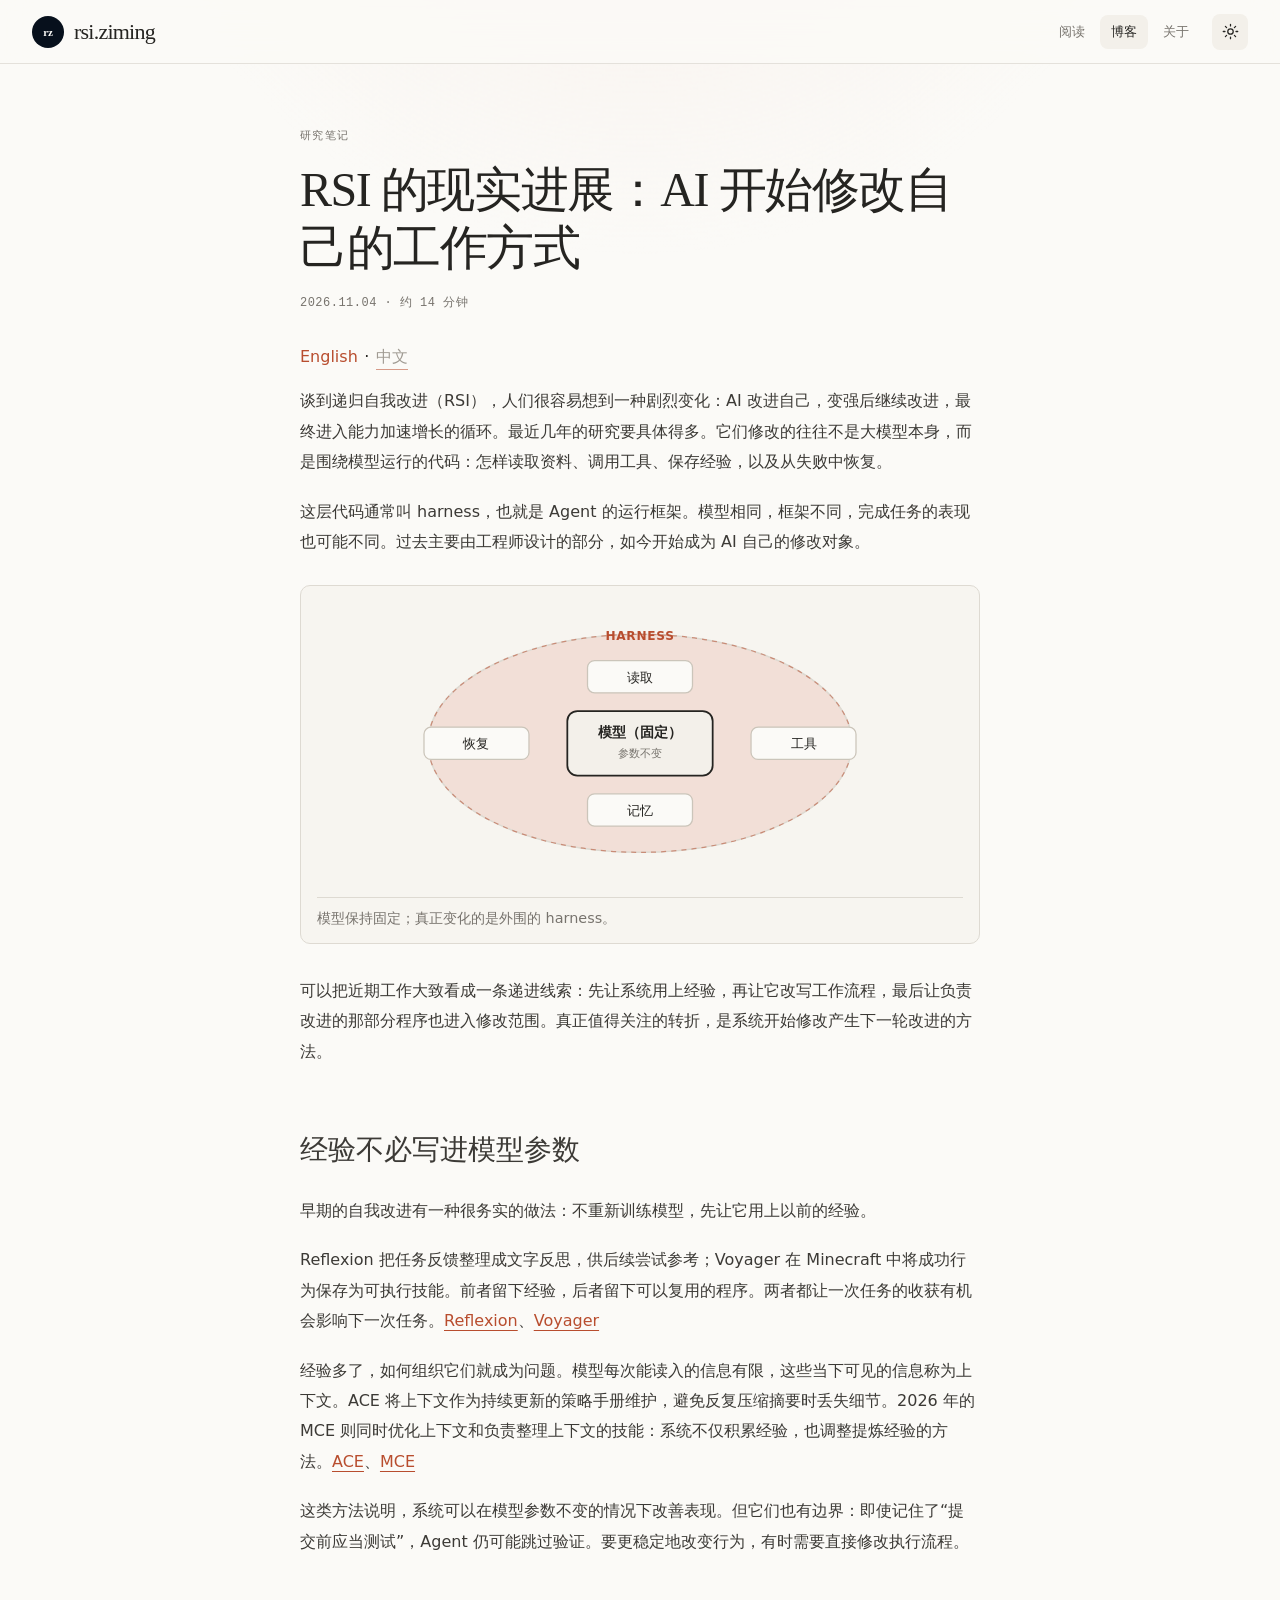
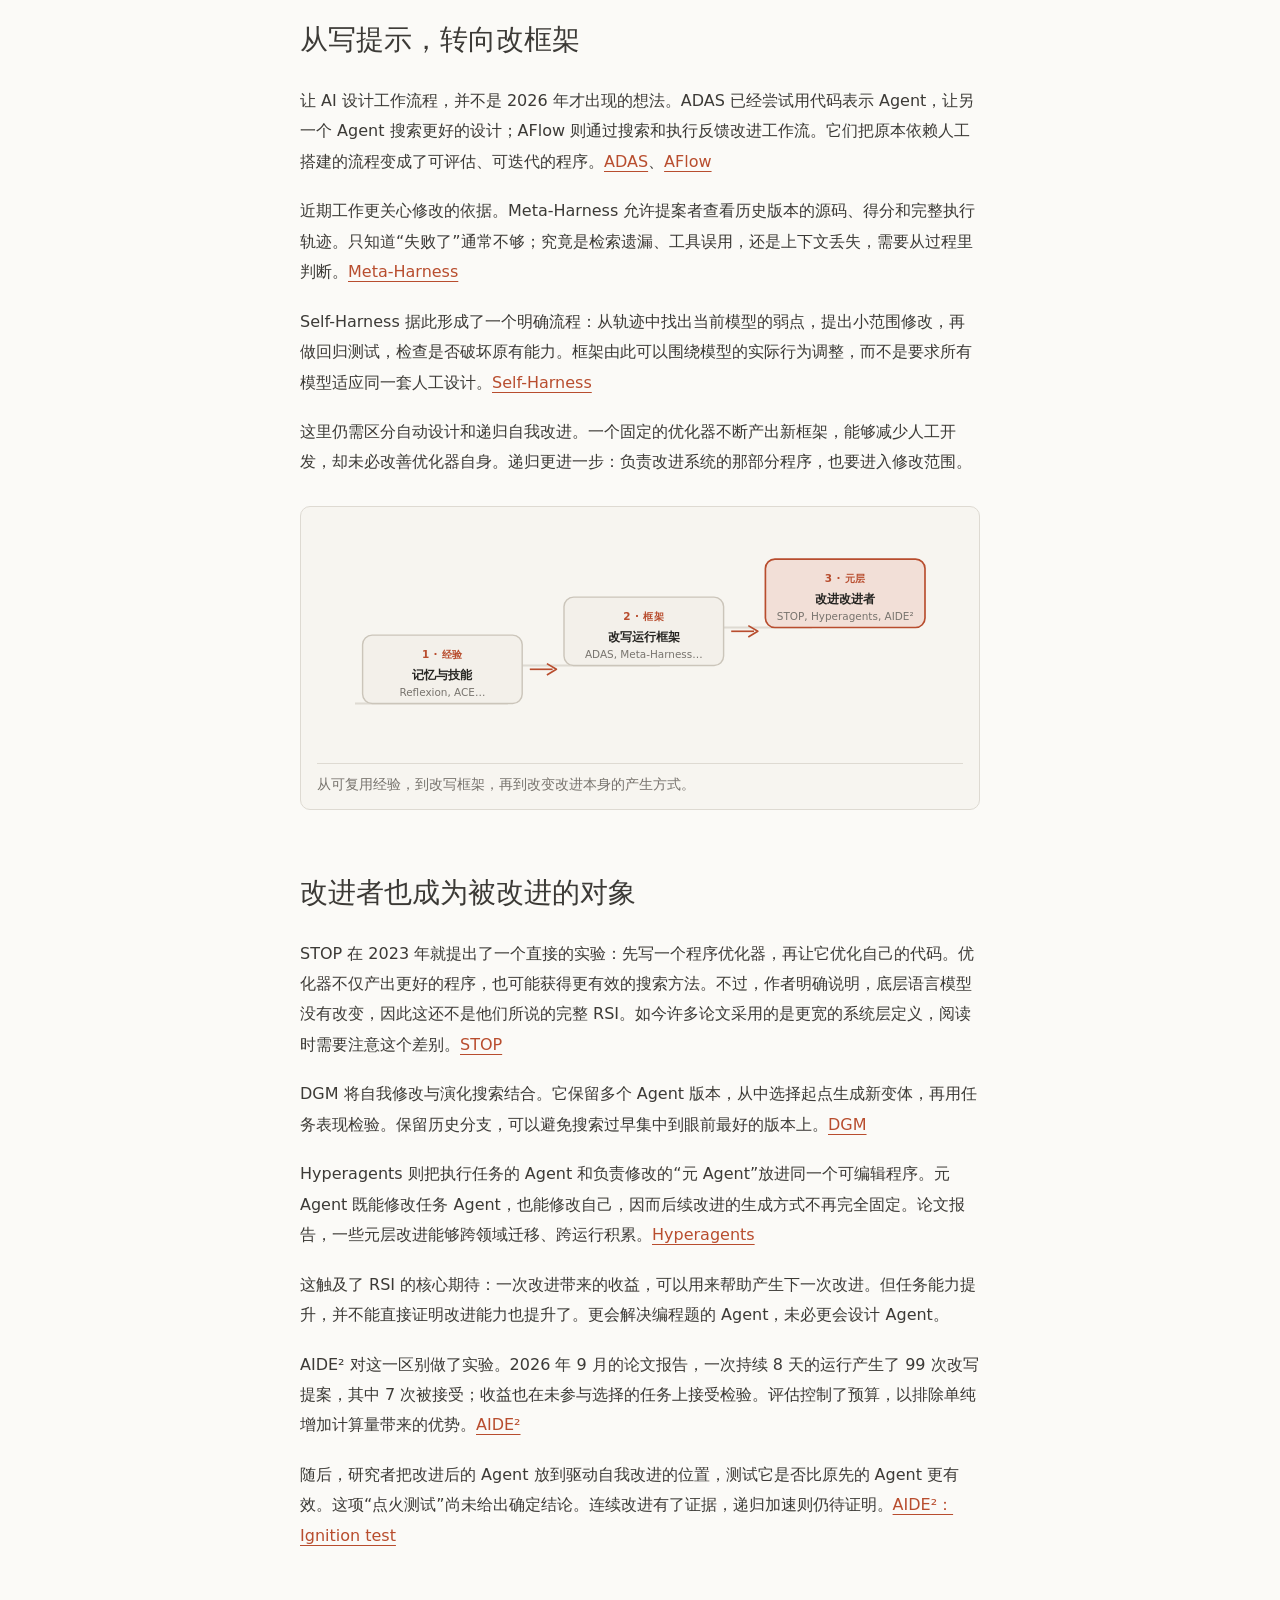
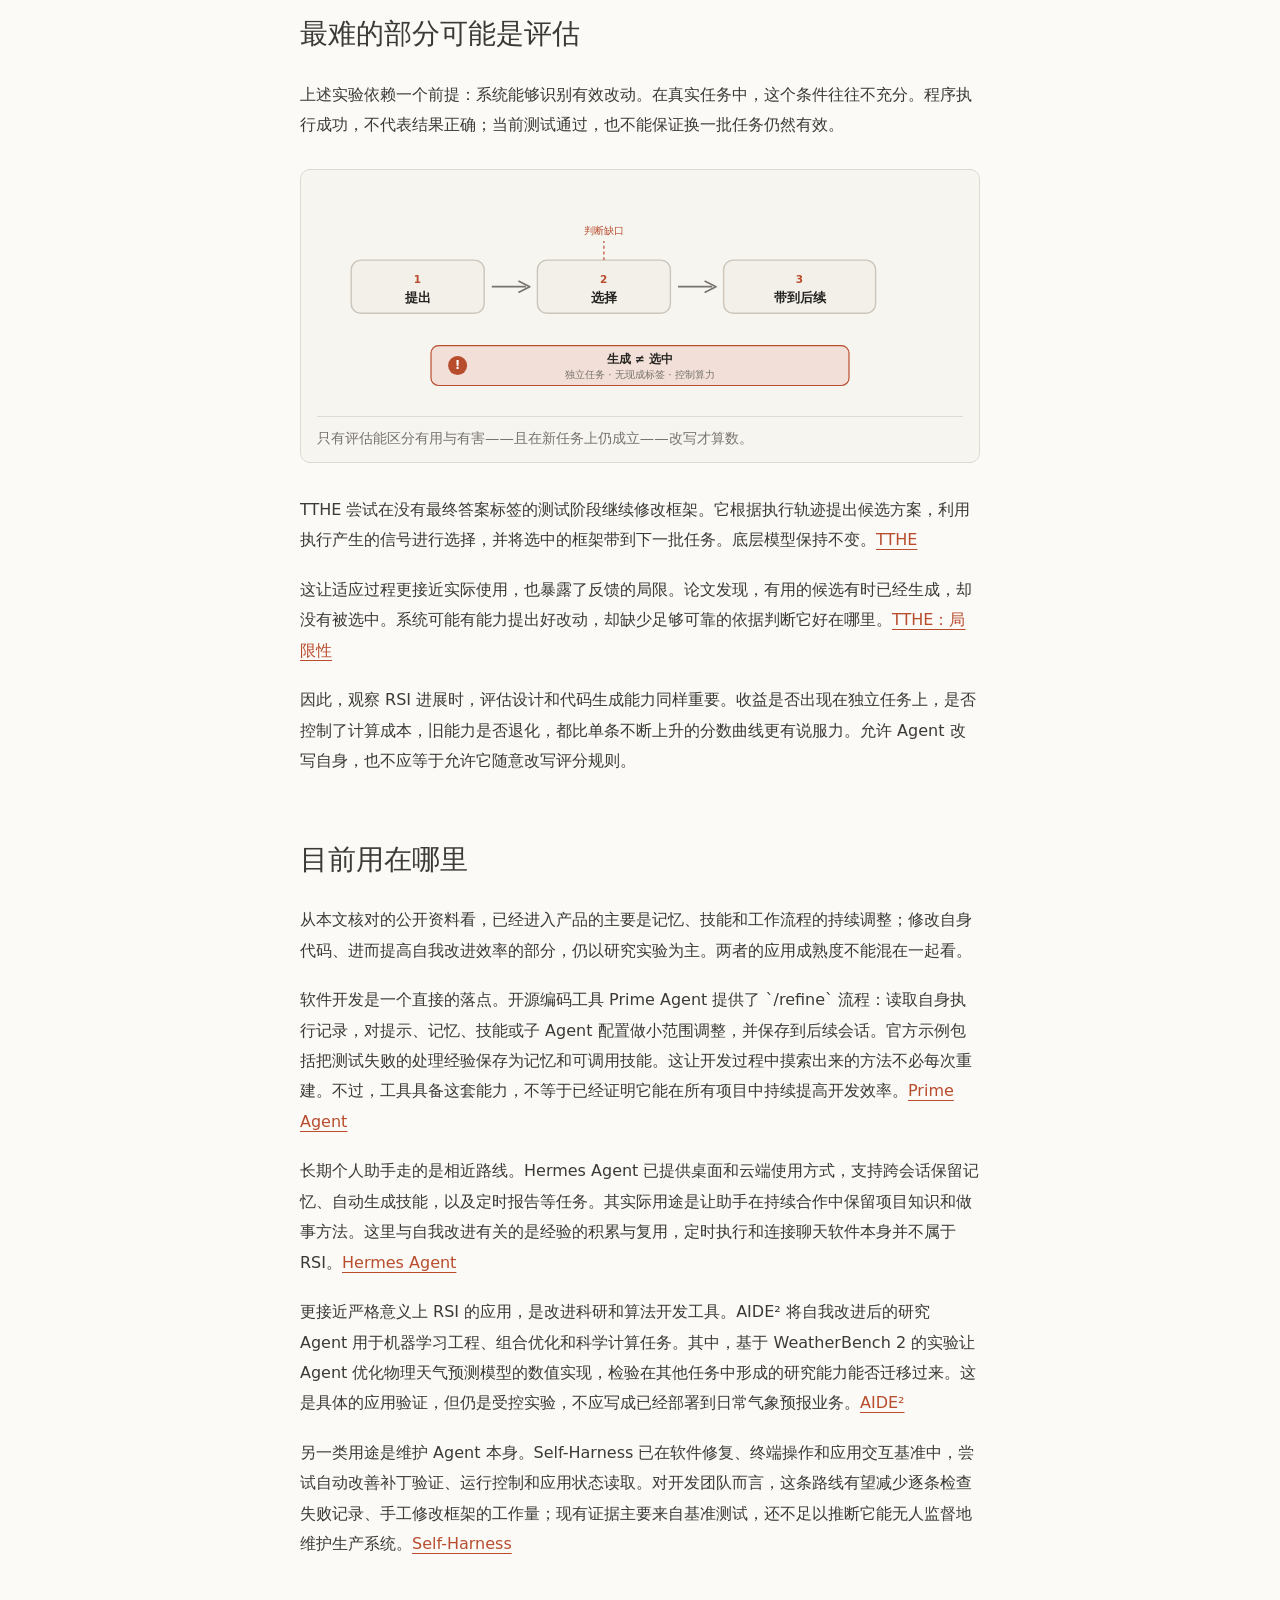
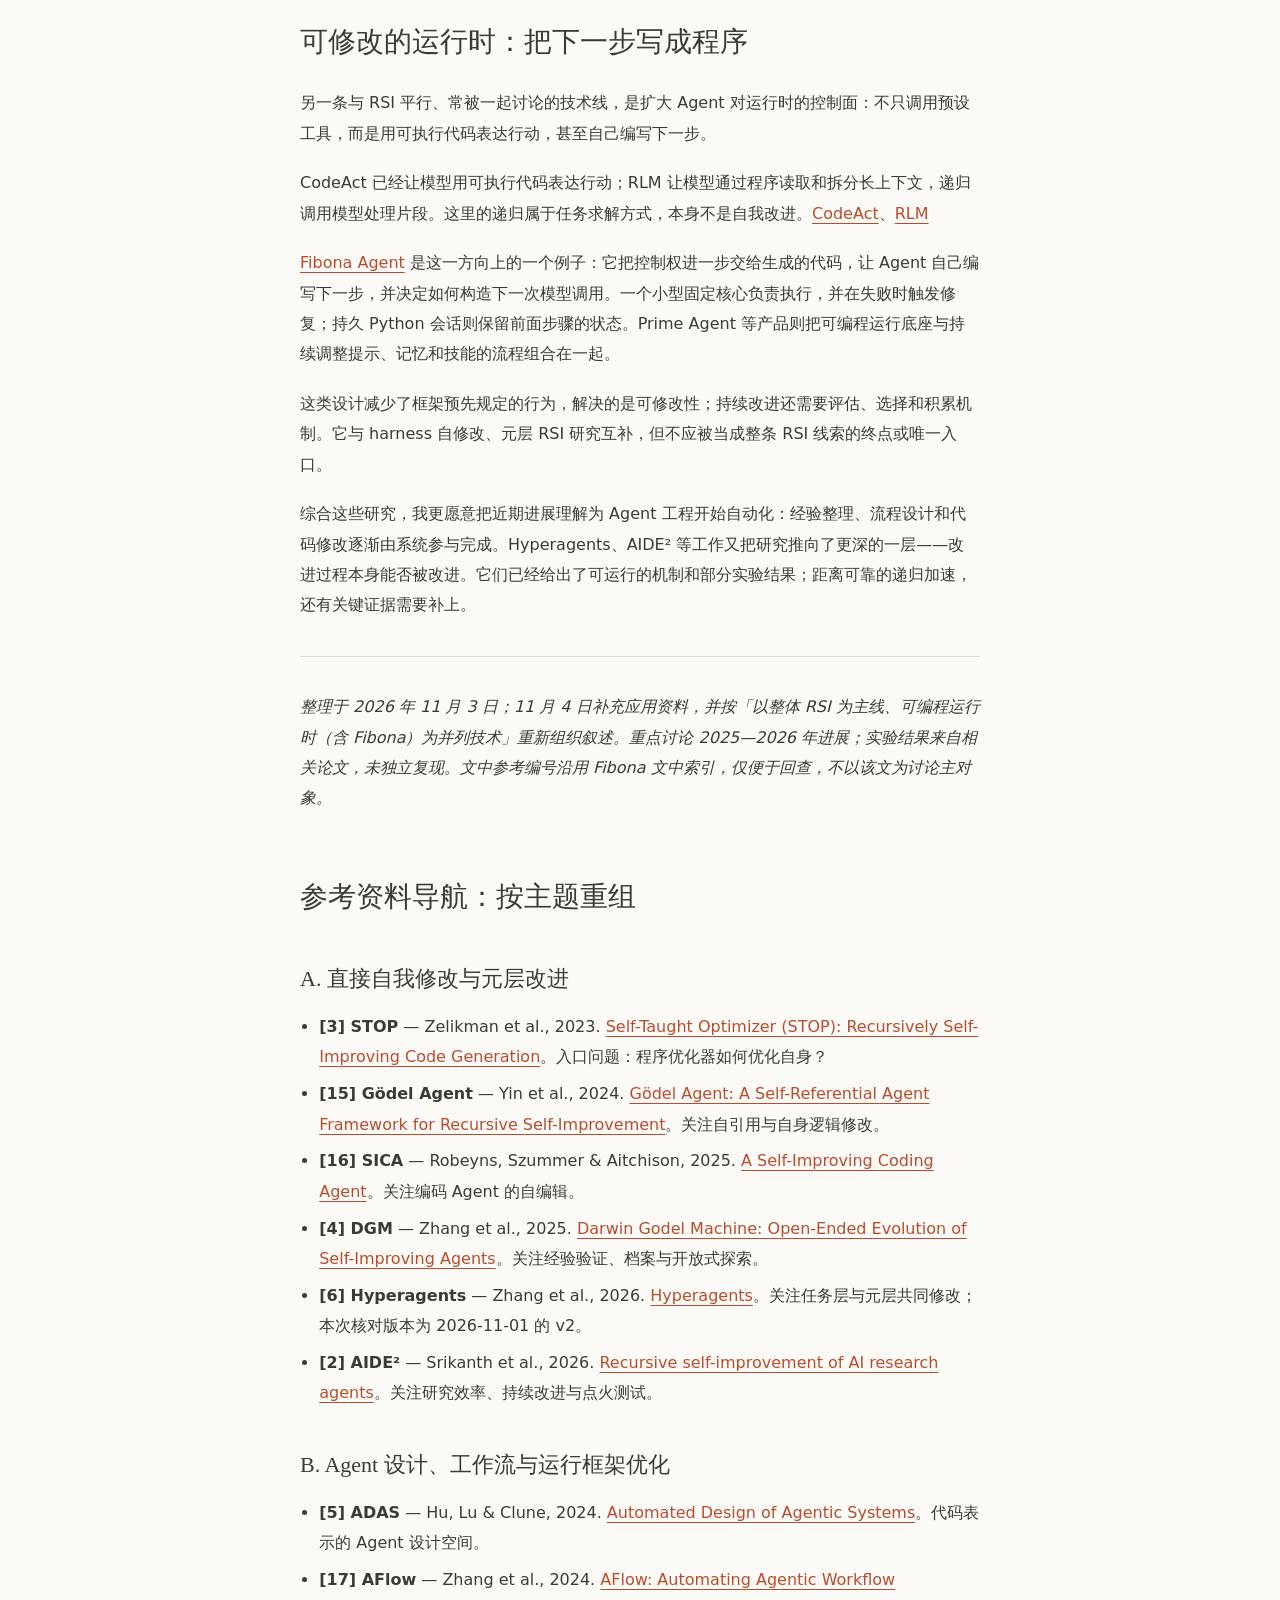
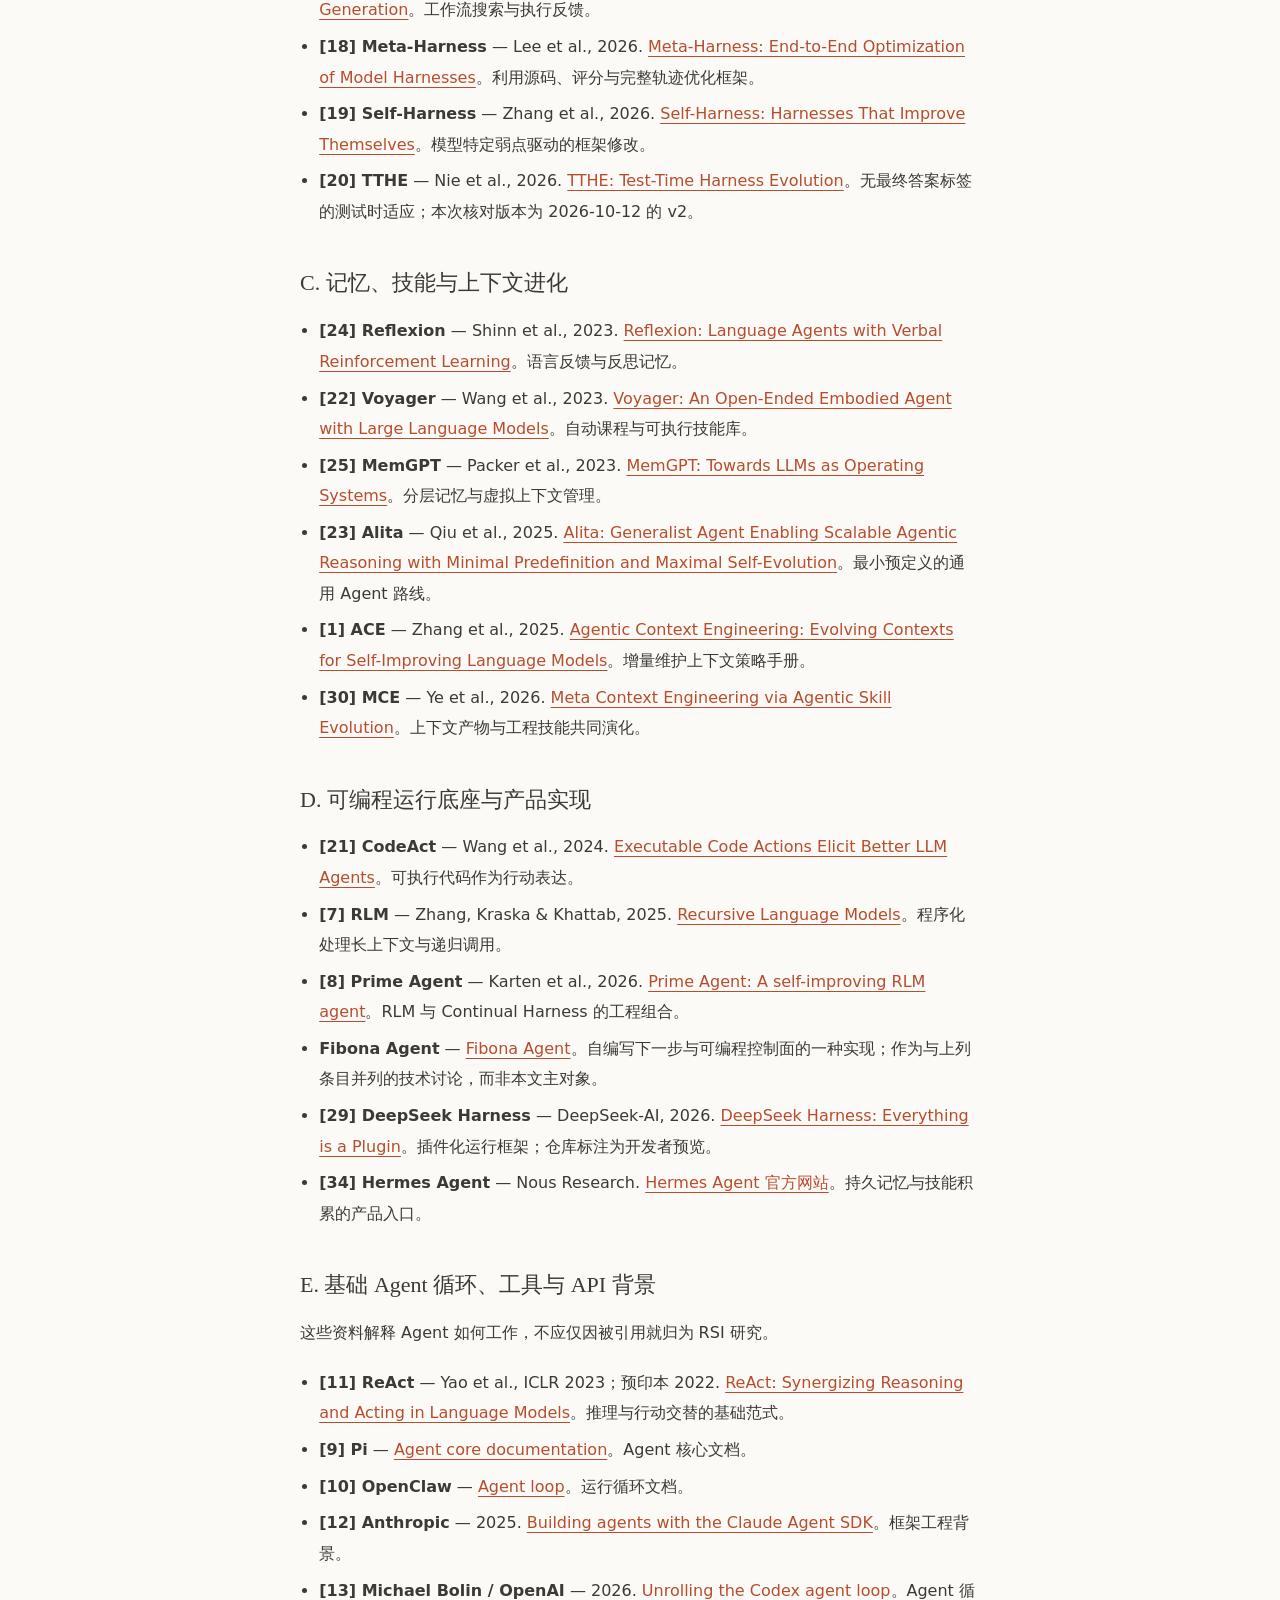
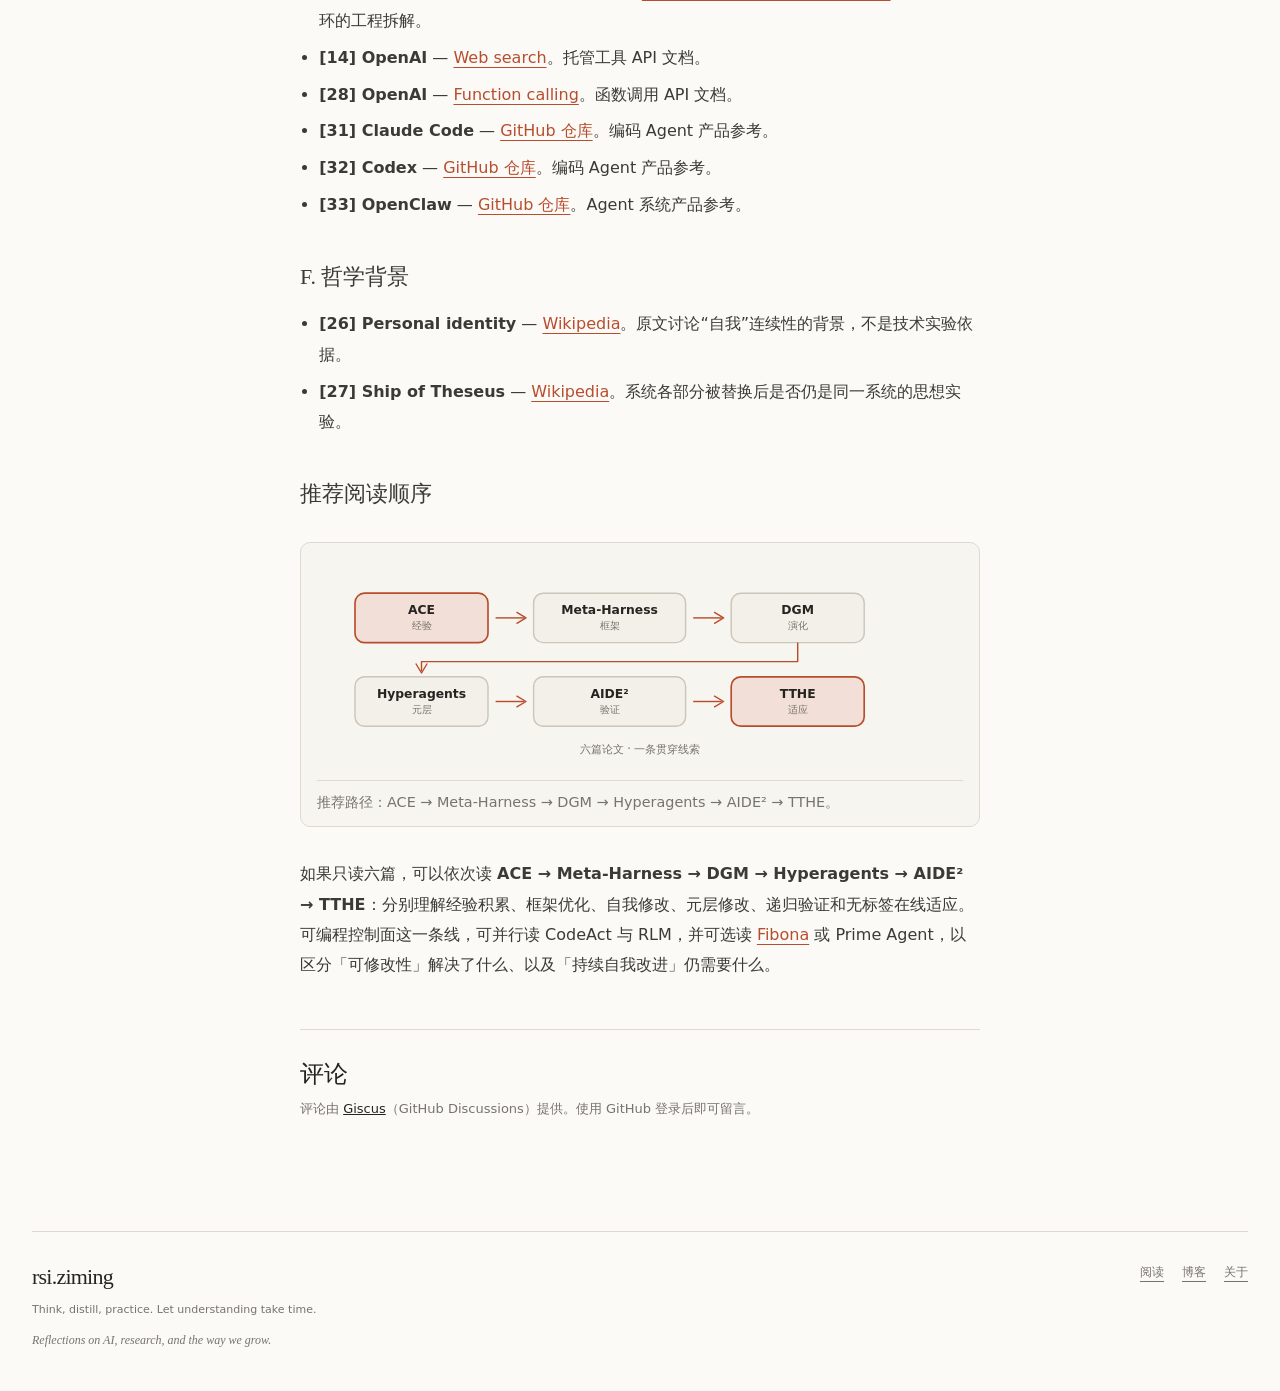
<file: blog/where-rsi-stands-today.zh.html>
<!DOCTYPE html>
<html lang="zh-CN">
<head>
  <meta charset="UTF-8">
  <meta name="viewport" content="width=device-width, initial-scale=1">
  <meta name="description" content="谈到递归自我改进（RSI），人们很容易想到一种剧烈变化：AI 改进自己，变强后继续改进，最终进入能力加速增长的循环。">
  <meta name="theme-color" content="#fbfaf7">
  <title>RSI 的现实进展：AI 开始修改自己的工作方式｜rsi.ziming</title>
  <link rel="alternate" hreflang="en" href="where-rsi-stands-today.html">
  <link rel="alternate" hreflang="zh-CN" href="where-rsi-stands-today.zh.html">
  <script>
    (() => {
      let saved;
      try { saved = localStorage.getItem("theme"); } catch {}
      const theme = saved || (matchMedia("(prefers-color-scheme: dark)").matches ? "dark" : "light");
      document.documentElement.dataset.theme = theme;
      document.querySelector('meta[name="theme-color"]')?.setAttribute("content", theme === "dark" ? "#111210" : "#fbfaf7");
    })();
  </script>
  <link rel="stylesheet" href="../css/site.css">
</head>
<body>
  <a class="skip-link" href="#main">跳到正文</a>
  <header class="site-header">
    <a class="wordmark" href="../index.html" aria-label="rsi.ziming 首页">
      <span class="wordmark-mark" aria-hidden="true">rz</span>
      <span class="wordmark-name"><span class="brand-person" lang="en">rsi.ziming</span></span>
    </a>
    <div class="header-actions">
      <nav class="site-nav" aria-label="主导航">
        <a href="../index.html">阅读</a>
        <a href="index.html" aria-current="page">博客</a>
        <a class="mobile-hidden" href="../about/index.html">关于</a>
      </nav>
      <button class="theme-toggle" type="button" aria-label="切换浅色与深色主题" title="切换主题">
        <svg class="sun-icon" viewBox="0 0 20 20" aria-hidden="true"><circle cx="10" cy="10" r="3.2"></circle><path d="M10 1.5v2M10 16.5v2M1.5 10h2M16.5 10h2M4 4l1.4 1.4M14.6 14.6 16 16M16 4l-1.4 1.4M5.4 14.6 4 16"></path></svg>
        <svg class="moon-icon" viewBox="0 0 20 20" aria-hidden="true"><path d="M16.5 12.8A7 7 0 0 1 7.2 3.5a7 7 0 1 0 9.3 9.3Z"></path></svg>
      </button>
    </div>
  </header>

  <main id="main">
    <article class="article-shell">
      <p class="eyebrow">研究笔记</p>
      <h1>RSI 的现实进展：AI 开始修改自己的工作方式</h1>
      <p class="article-meta">
        <span>2026.11.04 · 约 14 分钟</span>
        <nav class="lang-switch" aria-label="语言">
          <a href="where-rsi-stands-today.html" lang="en" hreflang="en">English</a>
          <span aria-hidden="true">·</span>
          <span lang="zh-CN" aria-current="page">中文</span>
        </nav>
      </p>

      <div class="article-body">
        <p>谈到递归自我改进（RSI），人们很容易想到一种剧烈变化：AI 改进自己，变强后继续改进，最终进入能力加速增长的循环。最近几年的研究要具体得多。它们修改的往往不是大模型本身，而是围绕模型运行的代码：怎样读取资料、调用工具、保存经验，以及从失败中恢复。</p>
        <p>这层代码通常叫 harness，也就是 Agent 的运行框架。模型相同，框架不同，完成任务的表现也可能不同。过去主要由工程师设计的部分，如今开始成为 AI 自己的修改对象。</p>

                <figure class="article-figure">
                          <svg viewBox="0 0 640 280" role="img" aria-labelledby="fig-zh-1-title fig-zh-1-desc" xmlns="http://www.w3.org/2000/svg">
                            <title id="fig-zh-1-title">固定模型外围的 harness</title>
                            <desc id="fig-zh-1-desc">中心是固定模型，外围是读取、工具、记忆、恢复等 harness 部件。</desc>
                            <rect x="0" y="0" width="640" height="280" fill="transparent"/>
                            <ellipse cx="320" cy="140" rx="210" ry="108" fill="var(--accent-soft)" stroke="var(--line)" stroke-width="1.5"/>
                            <ellipse cx="320" cy="140" rx="210" ry="108" fill="none" stroke="var(--accent)" stroke-width="1.25" stroke-dasharray="5 5" opacity="0.55"/>
                            <text x="320" y="38" text-anchor="middle" fill="var(--accent)" font-family="var(--sans), system-ui, sans-serif" font-size="12" font-weight="600" letter-spacing="0.06em">HARNESS</text>
                            <rect x="248" y="108" width="144" height="64" rx="10" fill="var(--surface)" stroke="var(--text)" stroke-width="1.75"/>
                            <text x="320" y="134" text-anchor="middle" fill="var(--text)" font-family="var(--sans), system-ui, sans-serif" font-size="14" font-weight="600">模型（固定）</text>
                            <text x="320" y="154" text-anchor="middle" fill="var(--text-soft)" font-family="var(--sans), system-ui, sans-serif" font-size="11">参数不变</text>
                            <rect x="268" y="58" width="104" height="32" rx="7" fill="var(--bg)" stroke="var(--line-strong)" stroke-width="1.25"/>
                            <text x="320" y="79" text-anchor="middle" fill="var(--text)" font-family="var(--sans), system-ui, sans-serif" font-size="13">读取</text>
                            <rect x="430" y="124" width="104" height="32" rx="7" fill="var(--bg)" stroke="var(--line-strong)" stroke-width="1.25"/>
                            <text x="482" y="145" text-anchor="middle" fill="var(--text)" font-family="var(--sans), system-ui, sans-serif" font-size="13">工具</text>
                            <rect x="268" y="190" width="104" height="32" rx="7" fill="var(--bg)" stroke="var(--line-strong)" stroke-width="1.25"/>
                            <text x="320" y="211" text-anchor="middle" fill="var(--text)" font-family="var(--sans), system-ui, sans-serif" font-size="13">记忆</text>
                            <rect x="106" y="124" width="104" height="32" rx="7" fill="var(--bg)" stroke="var(--line-strong)" stroke-width="1.25"/>
                            <text x="158" y="145" text-anchor="middle" fill="var(--text)" font-family="var(--sans), system-ui, sans-serif" font-size="13">恢复</text>
                          </svg>
                          <figcaption>模型保持固定；真正变化的是外围的 harness。</figcaption>
                        </figure>

        <p>可以把近期工作大致看成一条递进线索：先让系统用上经验，再让它改写工作流程，最后让负责改进的那部分程序也进入修改范围。真正值得关注的转折，是系统开始修改产生下一轮改进的方法。</p>
        <h2>经验不必写进模型参数</h2>
        <p>早期的自我改进有一种很务实的做法：不重新训练模型，先让它用上以前的经验。</p>
        <p>Reflexion 把任务反馈整理成文字反思，供后续尝试参考；Voyager 在 Minecraft 中将成功行为保存为可执行技能。前者留下经验，后者留下可以复用的程序。两者都让一次任务的收获有机会影响下一次任务。<a href="https://arxiv.org/abs/2303.11366" rel="noopener">Reflexion</a>、<a href="https://arxiv.org/abs/2305.16291" rel="noopener">Voyager</a></p>
        <p>经验多了，如何组织它们就成为问题。模型每次能读入的信息有限，这些当下可见的信息称为上下文。ACE 将上下文作为持续更新的策略手册维护，避免反复压缩摘要时丢失细节。2026 年的 MCE 则同时优化上下文和负责整理上下文的技能：系统不仅积累经验，也调整提炼经验的方法。<a href="https://arxiv.org/abs/2510.04618" rel="noopener">ACE</a>、<a href="https://arxiv.org/abs/2601.21557" rel="noopener">MCE</a></p>
        <p>这类方法说明，系统可以在模型参数不变的情况下改善表现。但它们也有边界：即使记住了“提交前应当测试”，Agent 仍可能跳过验证。要更稳定地改变行为，有时需要直接修改执行流程。</p>
        <h2>从写提示，转向改框架</h2>
        <p>让 AI 设计工作流程，并不是 2026 年才出现的想法。ADAS 已经尝试用代码表示 Agent，让另一个 Agent 搜索更好的设计；AFlow 则通过搜索和执行反馈改进工作流。它们把原本依赖人工搭建的流程变成了可评估、可迭代的程序。<a href="https://arxiv.org/abs/2408.08435" rel="noopener">ADAS</a>、<a href="https://arxiv.org/abs/2410.10762" rel="noopener">AFlow</a></p>
        <p>近期工作更关心修改的依据。Meta-Harness 允许提案者查看历史版本的源码、得分和完整执行轨迹。只知道“失败了”通常不够；究竟是检索遗漏、工具误用，还是上下文丢失，需要从过程里判断。<a href="https://arxiv.org/abs/2603.28052" rel="noopener">Meta-Harness</a></p>
        <p>Self-Harness 据此形成了一个明确流程：从轨迹中找出当前模型的弱点，提出小范围修改，再做回归测试，检查是否破坏原有能力。框架由此可以围绕模型的实际行为调整，而不是要求所有模型适应同一套人工设计。<a href="https://arxiv.org/abs/2606.09498" rel="noopener">Self-Harness</a></p>
        <p>这里仍需区分自动设计和递归自我改进。一个固定的优化器不断产出新框架，能够减少人工开发，却未必改善优化器自身。递归更进一步：负责改进系统的那部分程序，也要进入修改范围。</p>

                <figure class="article-figure">
                          <svg viewBox="0 0 680 240" role="img" aria-labelledby="fig-zh-2-title fig-zh-2-desc" xmlns="http://www.w3.org/2000/svg">
                            <title id="fig-zh-2-title">自我改进的三层递进</title>
                            <desc id="fig-zh-2-desc">从左到右三步：经验与记忆、改写运行框架、改进改进者。</desc>
                            <rect x="0" y="0" width="680" height="240" fill="transparent"/>
                            <path d="M40 190 H200 V150 H360 V110 H520 V70 H640" fill="none" stroke="var(--line)" stroke-width="2"/>
                            <rect x="48" y="118" width="168" height="72" rx="10" fill="var(--surface)" stroke="var(--line-strong)" stroke-width="1.5"/>
                            <text x="132" y="142" text-anchor="middle" fill="var(--accent)" font-family="var(--sans), system-ui, sans-serif" font-size="11" font-weight="600" letter-spacing="0.04em">1 · 经验</text>
                            <text x="132" y="164" text-anchor="middle" fill="var(--text)" font-family="var(--sans), system-ui, sans-serif" font-size="13" font-weight="600">记忆与技能</text>
                            <text x="132" y="182" text-anchor="middle" fill="var(--text-soft)" font-family="var(--sans), system-ui, sans-serif" font-size="11">Reflexion, ACE…</text>
                            <path d="M224 154 L248 154" stroke="var(--accent)" stroke-width="1.75" fill="none"/>
                            <path d="M242 148 L252 154 L242 160" fill="none" stroke="var(--accent)" stroke-width="1.75" stroke-linejoin="round"/>
                            <rect x="260" y="78" width="168" height="72" rx="10" fill="var(--surface)" stroke="var(--line-strong)" stroke-width="1.5"/>
                            <text x="344" y="102" text-anchor="middle" fill="var(--accent)" font-family="var(--sans), system-ui, sans-serif" font-size="11" font-weight="600" letter-spacing="0.04em">2 · 框架</text>
                            <text x="344" y="124" text-anchor="middle" fill="var(--text)" font-family="var(--sans), system-ui, sans-serif" font-size="13" font-weight="600">改写运行框架</text>
                            <text x="344" y="142" text-anchor="middle" fill="var(--text-soft)" font-family="var(--sans), system-ui, sans-serif" font-size="11">ADAS, Meta-Harness…</text>
                            <path d="M436 114 L460 114" stroke="var(--accent)" stroke-width="1.75" fill="none"/>
                            <path d="M454 108 L464 114 L454 120" fill="none" stroke="var(--accent)" stroke-width="1.75" stroke-linejoin="round"/>
                            <rect x="472" y="38" width="168" height="72" rx="10" fill="var(--accent-soft)" stroke="var(--accent)" stroke-width="1.75"/>
                            <text x="556" y="62" text-anchor="middle" fill="var(--accent)" font-family="var(--sans), system-ui, sans-serif" font-size="11" font-weight="600" letter-spacing="0.04em">3 · 元层</text>
                            <text x="556" y="84" text-anchor="middle" fill="var(--text)" font-family="var(--sans), system-ui, sans-serif" font-size="13" font-weight="600">改进改进者</text>
                            <text x="556" y="102" text-anchor="middle" fill="var(--text-soft)" font-family="var(--sans), system-ui, sans-serif" font-size="11">STOP, Hyperagents, AIDE²</text>
                          </svg>
                          <figcaption>从可复用经验，到改写框架，再到改变改进本身的产生方式。</figcaption>
                        </figure>

        <h2>改进者也成为被改进的对象</h2>
        <p>STOP 在 2023 年就提出了一个直接的实验：先写一个程序优化器，再让它优化自己的代码。优化器不仅产出更好的程序，也可能获得更有效的搜索方法。不过，作者明确说明，底层语言模型没有改变，因此这还不是他们所说的完整 RSI。如今许多论文采用的是更宽的系统层定义，阅读时需要注意这个差别。<a href="https://arxiv.org/abs/2310.02304" rel="noopener">STOP</a></p>
        <p>DGM 将自我修改与演化搜索结合。它保留多个 Agent 版本，从中选择起点生成新变体，再用任务表现检验。保留历史分支，可以避免搜索过早集中到眼前最好的版本上。<a href="https://arxiv.org/abs/2505.22954" rel="noopener">DGM</a></p>
        <p>Hyperagents 则把执行任务的 Agent 和负责修改的“元 Agent”放进同一个可编辑程序。元 Agent 既能修改任务 Agent，也能修改自己，因而后续改进的生成方式不再完全固定。论文报告，一些元层改进能够跨领域迁移、跨运行积累。<a href="https://arxiv.org/abs/2603.19461" rel="noopener">Hyperagents</a></p>
        <p>这触及了 RSI 的核心期待：一次改进带来的收益，可以用来帮助产生下一次改进。但任务能力提升，并不能直接证明改进能力也提升了。更会解决编程题的 Agent，未必更会设计 Agent。</p>
        <p>AIDE² 对这一区别做了实验。2026 年 9 月的论文报告，一次持续 8 天的运行产生了 99 次改写提案，其中 7 次被接受；收益也在未参与选择的任务上接受检验。评估控制了预算，以排除单纯增加计算量带来的优势。<a href="https://arxiv.org/html/2609.26457v1" rel="noopener">AIDE²</a></p>
        <p>随后，研究者把改进后的 Agent 放到驱动自我改进的位置，测试它是否比原先的 Agent 更有效。这项“点火测试”尚未给出确定结论。连续改进有了证据，递归加速则仍待证明。<a href="https://arxiv.org/html/2609.26457v1#S3.SS6" rel="noopener">AIDE²：Ignition test</a></p>
        <h2>最难的部分可能是评估</h2>
        <p>上述实验依赖一个前提：系统能够识别有效改动。在真实任务中，这个条件往往不充分。程序执行成功，不代表结果正确；当前测试通过，也不能保证换一批任务仍然有效。</p>

                <figure class="article-figure">
                          <svg viewBox="0 0 680 230" role="img" aria-labelledby="fig-zh-3-title fig-zh-3-desc" xmlns="http://www.w3.org/2000/svg">
                            <title id="fig-zh-3-title">框架改写的评估循环</title>
                            <desc id="fig-zh-3-desc">从提出到选择再到带到后续；生成候选不等于选中，且需要独立任务检验。</desc>
                            <rect x="0" y="0" width="680" height="230" fill="transparent"/>
                            <rect x="36" y="78" width="140" height="56" rx="10" fill="var(--surface)" stroke="var(--line-strong)" stroke-width="1.5"/>
                            <text x="106" y="102" text-anchor="middle" fill="var(--accent)" font-family="var(--sans), system-ui, sans-serif" font-size="11" font-weight="600" letter-spacing="0.04em">1</text>
                            <text x="106" y="122" text-anchor="middle" fill="var(--text)" font-family="var(--sans), system-ui, sans-serif" font-size="14" font-weight="600">提出</text>
                            <path d="M184 106 H220" stroke="var(--text-soft)" stroke-width="1.75" fill="none"/>
                            <path d="M212 100 L224 106 L212 112" fill="none" stroke="var(--text-soft)" stroke-width="1.75" stroke-linejoin="round"/>
                            <rect x="232" y="78" width="140" height="56" rx="10" fill="var(--surface)" stroke="var(--line-strong)" stroke-width="1.5"/>
                            <text x="302" y="102" text-anchor="middle" fill="var(--accent)" font-family="var(--sans), system-ui, sans-serif" font-size="11" font-weight="600" letter-spacing="0.04em">2</text>
                            <text x="302" y="122" text-anchor="middle" fill="var(--text)" font-family="var(--sans), system-ui, sans-serif" font-size="14" font-weight="600">选择</text>
                            <path d="M380 106 H416" stroke="var(--text-soft)" stroke-width="1.75" fill="none"/>
                            <path d="M408 100 L420 106 L408 112" fill="none" stroke="var(--text-soft)" stroke-width="1.75" stroke-linejoin="round"/>
                            <rect x="428" y="78" width="160" height="56" rx="10" fill="var(--surface)" stroke="var(--line-strong)" stroke-width="1.5"/>
                            <text x="508" y="102" text-anchor="middle" fill="var(--accent)" font-family="var(--sans), system-ui, sans-serif" font-size="11" font-weight="600" letter-spacing="0.04em">3</text>
                            <text x="508" y="122" text-anchor="middle" fill="var(--text)" font-family="var(--sans), system-ui, sans-serif" font-size="14" font-weight="600">带到后续</text>
                            <rect x="120" y="168" width="440" height="42" rx="8" fill="var(--accent-soft)" stroke="var(--accent)" stroke-width="1.25"/>
                            <circle cx="148" cy="189" r="10" fill="var(--accent)"/>
                            <text x="148" y="193" text-anchor="middle" fill="var(--bg)" font-family="var(--sans), system-ui, sans-serif" font-size="13" font-weight="700">!</text>
                            <text x="340" y="186" text-anchor="middle" fill="var(--text)" font-family="var(--sans), system-ui, sans-serif" font-size="12.5" font-weight="600">生成 ≠ 选中</text>
                            <text x="340" y="202" text-anchor="middle" fill="var(--text-soft)" font-family="var(--sans), system-ui, sans-serif" font-size="11">独立任务 · 无现成标签 · 控制算力</text>
                            <path d="M302 78 V58" stroke="var(--accent)" stroke-width="1.25" stroke-dasharray="3 3" fill="none"/>
                            <text x="302" y="50" text-anchor="middle" fill="var(--accent)" font-family="var(--sans), system-ui, sans-serif" font-size="11">判断缺口</text>
                          </svg>
                          <figcaption>只有评估能区分有用与有害——且在新任务上仍成立——改写才算数。</figcaption>
                        </figure>

        <p>TTHE 尝试在没有最终答案标签的测试阶段继续修改框架。它根据执行轨迹提出候选方案，利用执行产生的信号进行选择，并将选中的框架带到下一批任务。底层模型保持不变。<a href="https://arxiv.org/abs/2607.08124" rel="noopener">TTHE</a></p>
        <p>这让适应过程更接近实际使用，也暴露了反馈的局限。论文发现，有用的候选有时已经生成，却没有被选中。系统可能有能力提出好改动，却缺少足够可靠的依据判断它好在哪里。<a href="https://arxiv.org/html/2607.08124v2#S6" rel="noopener">TTHE：局限性</a></p>
        <p>因此，观察 RSI 进展时，评估设计和代码生成能力同样重要。收益是否出现在独立任务上，是否控制了计算成本，旧能力是否退化，都比单条不断上升的分数曲线更有说服力。允许 Agent 改写自身，也不应等于允许它随意改写评分规则。</p>
        <h2>目前用在哪里</h2>
        <p>从本文核对的公开资料看，已经进入产品的主要是记忆、技能和工作流程的持续调整；修改自身代码、进而提高自我改进效率的部分，仍以研究实验为主。两者的应用成熟度不能混在一起看。</p>
        <p>软件开发是一个直接的落点。开源编码工具 Prime Agent 提供了 `/refine` 流程：读取自身执行记录，对提示、记忆、技能或子 Agent 配置做小范围调整，并保存到后续会话。官方示例包括把测试失败的处理经验保存为记忆和可调用技能。这让开发过程中摸索出来的方法不必每次重建。不过，工具具备这套能力，不等于已经证明它能在所有项目中持续提高开发效率。<a href="https://www.primeintellect.ai/blog/prime-agent" rel="noopener">Prime Agent</a></p>
        <p>长期个人助手走的是相近路线。Hermes Agent 已提供桌面和云端使用方式，支持跨会话保留记忆、自动生成技能，以及定时报告等任务。其实际用途是让助手在持续合作中保留项目知识和做事方法。这里与自我改进有关的是经验的积累与复用，定时执行和连接聊天软件本身并不属于 RSI。<a href="https://hermes-agent.nousresearch.com/" rel="noopener">Hermes Agent</a></p>
        <p>更接近严格意义上 RSI 的应用，是改进科研和算法开发工具。AIDE² 将自我改进后的研究 Agent 用于机器学习工程、组合优化和科学计算任务。其中，基于 WeatherBench 2 的实验让 Agent 优化物理天气预测模型的数值实现，检验在其他任务中形成的研究能力能否迁移过来。这是具体的应用验证，但仍是受控实验，不应写成已经部署到日常气象预报业务。<a href="https://arxiv.org/html/2609.26457v1" rel="noopener">AIDE²</a></p>
        <p>另一类用途是维护 Agent 本身。Self-Harness 已在软件修复、终端操作和应用交互基准中，尝试自动改善补丁验证、运行控制和应用状态读取。对开发团队而言，这条路线有望减少逐条检查失败记录、手工修改框架的工作量；现有证据主要来自基准测试，还不足以推断它能无人监督地维护生产系统。<a href="https://arxiv.org/abs/2606.09498" rel="noopener">Self-Harness</a></p>
        <h2>可修改的运行时：把下一步写成程序</h2>
        <p>另一条与 RSI 平行、常被一起讨论的技术线，是扩大 Agent 对运行时的控制面：不只调用预设工具，而是用可执行代码表达行动，甚至自己编写下一步。</p>
        <p>CodeAct 已经让模型用可执行代码表达行动；RLM 让模型通过程序读取和拆分长上下文，递归调用模型处理片段。这里的递归属于任务求解方式，本身不是自我改进。<a href="https://arxiv.org/abs/2402.01030" rel="noopener">CodeAct</a>、<a href="https://arxiv.org/abs/2512.24601" rel="noopener">RLM</a></p>
        <p><a href="https://fibona.ai/blog/fibona-agent" rel="noopener">Fibona Agent</a> 是这一方向上的一个例子：它把控制权进一步交给生成的代码，让 Agent 自己编写下一步，并决定如何构造下一次模型调用。一个小型固定核心负责执行，并在失败时触发修复；持久 Python 会话则保留前面步骤的状态。Prime Agent 等产品则把可编程运行底座与持续调整提示、记忆和技能的流程组合在一起。</p>
        <p>这类设计减少了框架预先规定的行为，解决的是可修改性；持续改进还需要评估、选择和积累机制。它与 harness 自修改、元层 RSI 研究互补，但不应被当成整条 RSI 线索的终点或唯一入口。</p>
        <p>综合这些研究，我更愿意把近期进展理解为 Agent 工程开始自动化：经验整理、流程设计和代码修改逐渐由系统参与完成。Hyperagents、AIDE² 等工作又把研究推向了更深的一层——改进过程本身能否被改进。它们已经给出了可运行的机制和部分实验结果；距离可靠的递归加速，还有关键证据需要补上。</p>
        <hr>
        <p><em>整理于 2026 年 11 月 3 日；11 月 4 日补充应用资料，并按「以整体 RSI 为主线、可编程运行时（含 Fibona）为并列技术」重新组织叙述。重点讨论 2025—2026 年进展；实验结果来自相关论文，未独立复现。文中参考编号沿用 Fibona 文中索引，仅便于回查，不以该文为讨论主对象。</em></p>
        <h2>参考资料导航：按主题重组</h2>
        <h3>A. 直接自我修改与元层改进</h3>
        <ul>
        <li><strong>[3] STOP</strong> — Zelikman et al., 2023. <a href="https://arxiv.org/abs/2310.02304" rel="noopener">Self-Taught Optimizer (STOP): Recursively Self-Improving Code Generation</a>。入口问题：程序优化器如何优化自身？</li>
        <li><strong>[15] Gödel Agent</strong> — Yin et al., 2024. <a href="https://arxiv.org/abs/2410.04444" rel="noopener">Gödel Agent: A Self-Referential Agent Framework for Recursive Self-Improvement</a>。关注自引用与自身逻辑修改。</li>
        <li><strong>[16] SICA</strong> — Robeyns, Szummer &amp; Aitchison, 2025. <a href="https://arxiv.org/abs/2504.15228" rel="noopener">A Self-Improving Coding Agent</a>。关注编码 Agent 的自编辑。</li>
        <li><strong>[4] DGM</strong> — Zhang et al., 2025. <a href="https://arxiv.org/abs/2505.22954" rel="noopener">Darwin Godel Machine: Open-Ended Evolution of Self-Improving Agents</a>。关注经验验证、档案与开放式探索。</li>
        <li><strong>[6] Hyperagents</strong> — Zhang et al., 2026. <a href="https://arxiv.org/abs/2603.19461" rel="noopener">Hyperagents</a>。关注任务层与元层共同修改；本次核对版本为 2026-11-01 的 v2。</li>
        <li><strong>[2] AIDE²</strong> — Srikanth et al., 2026. <a href="https://arxiv.org/abs/2609.26457" rel="noopener">Recursive self-improvement of AI research agents</a>。关注研究效率、持续改进与点火测试。</li>
        </ul>
        <h3>B. Agent 设计、工作流与运行框架优化</h3>
        <ul>
        <li><strong>[5] ADAS</strong> — Hu, Lu &amp; Clune, 2024. <a href="https://arxiv.org/abs/2408.08435" rel="noopener">Automated Design of Agentic Systems</a>。代码表示的 Agent 设计空间。</li>
        <li><strong>[17] AFlow</strong> — Zhang et al., 2024. <a href="https://arxiv.org/abs/2410.10762" rel="noopener">AFlow: Automating Agentic Workflow Generation</a>。工作流搜索与执行反馈。</li>
        <li><strong>[18] Meta-Harness</strong> — Lee et al., 2026. <a href="https://arxiv.org/abs/2603.28052" rel="noopener">Meta-Harness: End-to-End Optimization of Model Harnesses</a>。利用源码、评分与完整轨迹优化框架。</li>
        <li><strong>[19] Self-Harness</strong> — Zhang et al., 2026. <a href="https://arxiv.org/abs/2606.09498" rel="noopener">Self-Harness: Harnesses That Improve Themselves</a>。模型特定弱点驱动的框架修改。</li>
        <li><strong>[20] TTHE</strong> — Nie et al., 2026. <a href="https://arxiv.org/abs/2607.08124" rel="noopener">TTHE: Test-Time Harness Evolution</a>。无最终答案标签的测试时适应；本次核对版本为 2026-10-12 的 v2。</li>
        </ul>
        <h3>C. 记忆、技能与上下文进化</h3>
        <ul>
        <li><strong>[24] Reflexion</strong> — Shinn et al., 2023. <a href="https://arxiv.org/abs/2303.11366" rel="noopener">Reflexion: Language Agents with Verbal Reinforcement Learning</a>。语言反馈与反思记忆。</li>
        <li><strong>[22] Voyager</strong> — Wang et al., 2023. <a href="https://arxiv.org/abs/2305.16291" rel="noopener">Voyager: An Open-Ended Embodied Agent with Large Language Models</a>。自动课程与可执行技能库。</li>
        <li><strong>[25] MemGPT</strong> — Packer et al., 2023. <a href="https://arxiv.org/abs/2310.08560" rel="noopener">MemGPT: Towards LLMs as Operating Systems</a>。分层记忆与虚拟上下文管理。</li>
        <li><strong>[23] Alita</strong> — Qiu et al., 2025. <a href="https://arxiv.org/abs/2505.20286" rel="noopener">Alita: Generalist Agent Enabling Scalable Agentic Reasoning with Minimal Predefinition and Maximal Self-Evolution</a>。最小预定义的通用 Agent 路线。</li>
        <li><strong>[1] ACE</strong> — Zhang et al., 2025. <a href="https://arxiv.org/abs/2510.04618" rel="noopener">Agentic Context Engineering: Evolving Contexts for Self-Improving Language Models</a>。增量维护上下文策略手册。</li>
        <li><strong>[30] MCE</strong> — Ye et al., 2026. <a href="https://arxiv.org/abs/2601.21557" rel="noopener">Meta Context Engineering via Agentic Skill Evolution</a>。上下文产物与工程技能共同演化。</li>
        </ul>
        <h3>D. 可编程运行底座与产品实现</h3>
        <ul>
        <li><strong>[21] CodeAct</strong> — Wang et al., 2024. <a href="https://arxiv.org/abs/2402.01030" rel="noopener">Executable Code Actions Elicit Better LLM Agents</a>。可执行代码作为行动表达。</li>
        <li><strong>[7] RLM</strong> — Zhang, Kraska &amp; Khattab, 2025. <a href="https://arxiv.org/abs/2512.24601" rel="noopener">Recursive Language Models</a>。程序化处理长上下文与递归调用。</li>
        <li><strong>[8] Prime Agent</strong> — Karten et al., 2026. <a href="https://www.primeintellect.ai/blog/prime-agent" rel="noopener">Prime Agent: A self-improving RLM agent</a>。RLM 与 Continual Harness 的工程组合。</li>
        <li><strong>Fibona Agent</strong> — <a href="https://fibona.ai/blog/fibona-agent" rel="noopener">Fibona Agent</a>。自编写下一步与可编程控制面的一种实现；作为与上列条目并列的技术讨论，而非本文主对象。</li>
        <li><strong>[29] DeepSeek Harness</strong> — DeepSeek-AI, 2026. <a href="https://github.com/deepseek-ai/deepseek-harness" rel="noopener">DeepSeek Harness: Everything is a Plugin</a>。插件化运行框架；仓库标注为开发者预览。</li>
        <li><strong>[34] Hermes Agent</strong> — Nous Research. <a href="https://hermes-agent.nousresearch.com/" rel="noopener">Hermes Agent 官方网站</a>。持久记忆与技能积累的产品入口。</li>
        </ul>
        <h3>E. 基础 Agent 循环、工具与 API 背景</h3>
        <p>这些资料解释 Agent 如何工作，不应仅因被引用就归为 RSI 研究。</p>
        <ul>
        <li><strong>[11] ReAct</strong> — Yao et al., ICLR 2023；预印本 2022. <a href="https://arxiv.org/abs/2210.03629" rel="noopener">ReAct: Synergizing Reasoning and Acting in Language Models</a>。推理与行动交替的基础范式。</li>
        <li><strong>[9] Pi</strong> — <a href="https://github.com/badlogic/pi-mono/blob/main/packages/agent/README.md" rel="noopener">Agent core documentation</a>。Agent 核心文档。</li>
        <li><strong>[10] OpenClaw</strong> — <a href="https://docs.openclaw.ai/concepts/agent-loop" rel="noopener">Agent loop</a>。运行循环文档。</li>
        <li><strong>[12] Anthropic</strong> — 2025. <a href="https://claude.com/blog/building-agents-with-the-claude-agent-sdk" rel="noopener">Building agents with the Claude Agent SDK</a>。框架工程背景。</li>
        <li><strong>[13] Michael Bolin / OpenAI</strong> — 2026. <a href="https://openai.com/index/unrolling-the-codex-agent-loop/" rel="noopener">Unrolling the Codex agent loop</a>。Agent 循环的工程拆解。</li>
        <li><strong>[14] OpenAI</strong> — <a href="https://developers.openai.com/api/docs/guides/tools-web-search" rel="noopener">Web search</a>。托管工具 API 文档。</li>
        <li><strong>[28] OpenAI</strong> — <a href="https://developers.openai.com/api/docs/guides/function-calling" rel="noopener">Function calling</a>。函数调用 API 文档。</li>
        <li><strong>[31] Claude Code</strong> — <a href="https://github.com/anthropics/claude-code" rel="noopener">GitHub 仓库</a>。编码 Agent 产品参考。</li>
        <li><strong>[32] Codex</strong> — <a href="https://github.com/openai/codex" rel="noopener">GitHub 仓库</a>。编码 Agent 产品参考。</li>
        <li><strong>[33] OpenClaw</strong> — <a href="https://github.com/openclaw/openclaw" rel="noopener">GitHub 仓库</a>。Agent 系统产品参考。</li>
        </ul>
        <h3>F. 哲学背景</h3>
        <ul>
        <li><strong>[26] Personal identity</strong> — <a href="https://en.wikipedia.org/wiki/Personal_identity" rel="noopener">Wikipedia</a>。原文讨论“自我”连续性的背景，不是技术实验依据。</li>
        <li><strong>[27] Ship of Theseus</strong> — <a href="https://en.wikipedia.org/wiki/Ship_of_Theseus" rel="noopener">Wikipedia</a>。系统各部分被替换后是否仍是同一系统的思想实验。</li>
        </ul>
        <h3>推荐阅读顺序</h3>

                <figure class="article-figure">
                          <svg viewBox="0 0 680 220" role="img" aria-labelledby="fig-zh-4-title fig-zh-4-desc" xmlns="http://www.w3.org/2000/svg">
                            <title id="fig-zh-4-title">六篇论文的推荐阅读路径</title>
                            <desc id="fig-zh-4-desc">阅读路径：ACE、Meta-Harness、DGM、Hyperagents、AIDE²，再到 TTHE。</desc>
                            <rect x="0" y="0" width="680" height="220" fill="transparent"/>
                            <rect x="40" y="36" width="140" height="52" rx="10" fill="var(--accent-soft)" stroke="var(--accent)" stroke-width="1.75"/>
                            <text x="110" y="58" text-anchor="middle" fill="var(--text)" font-family="var(--sans), system-ui, sans-serif" font-size="13" font-weight="600">ACE</text>
                            <text x="110" y="74" text-anchor="middle" fill="var(--text-soft)" font-family="var(--sans), system-ui, sans-serif" font-size="11">经验</text>
                            <path d="M188 62 H218" stroke="var(--accent)" stroke-width="1.5" fill="none"/>
                            <path d="M210 56 L220 62 L210 68" fill="none" stroke="var(--accent)" stroke-width="1.5" stroke-linejoin="round"/>
                            <rect x="228" y="36" width="160" height="52" rx="10" fill="var(--surface)" stroke="var(--line-strong)" stroke-width="1.5"/>
                            <text x="308" y="58" text-anchor="middle" fill="var(--text)" font-family="var(--sans), system-ui, sans-serif" font-size="13" font-weight="600">Meta-Harness</text>
                            <text x="308" y="74" text-anchor="middle" fill="var(--text-soft)" font-family="var(--sans), system-ui, sans-serif" font-size="11">框架</text>
                            <path d="M396 62 H426" stroke="var(--accent)" stroke-width="1.5" fill="none"/>
                            <path d="M418 56 L428 62 L418 68" fill="none" stroke="var(--accent)" stroke-width="1.5" stroke-linejoin="round"/>
                            <rect x="436" y="36" width="140" height="52" rx="10" fill="var(--surface)" stroke="var(--line-strong)" stroke-width="1.5"/>
                            <text x="506" y="58" text-anchor="middle" fill="var(--text)" font-family="var(--sans), system-ui, sans-serif" font-size="13" font-weight="600">DGM</text>
                            <text x="506" y="74" text-anchor="middle" fill="var(--text-soft)" font-family="var(--sans), system-ui, sans-serif" font-size="11">演化</text>
                            <path d="M506 88 V108 H110 V118" stroke="var(--accent)" stroke-width="1.5" fill="none" stroke-linejoin="round"/>
                            <path d="M104 110 L110 120 L116 110" fill="none" stroke="var(--accent)" stroke-width="1.5" stroke-linejoin="round"/>
                            <rect x="40" y="124" width="140" height="52" rx="10" fill="var(--surface)" stroke="var(--line-strong)" stroke-width="1.5"/>
                            <text x="110" y="146" text-anchor="middle" fill="var(--text)" font-family="var(--sans), system-ui, sans-serif" font-size="13" font-weight="600">Hyperagents</text>
                            <text x="110" y="162" text-anchor="middle" fill="var(--text-soft)" font-family="var(--sans), system-ui, sans-serif" font-size="11">元层</text>
                            <path d="M188 150 H218" stroke="var(--accent)" stroke-width="1.5" fill="none"/>
                            <path d="M210 144 L220 150 L210 156" fill="none" stroke="var(--accent)" stroke-width="1.5" stroke-linejoin="round"/>
                            <rect x="228" y="124" width="160" height="52" rx="10" fill="var(--surface)" stroke="var(--line-strong)" stroke-width="1.5"/>
                            <text x="308" y="146" text-anchor="middle" fill="var(--text)" font-family="var(--sans), system-ui, sans-serif" font-size="13" font-weight="600">AIDE²</text>
                            <text x="308" y="162" text-anchor="middle" fill="var(--text-soft)" font-family="var(--sans), system-ui, sans-serif" font-size="11">验证</text>
                            <path d="M396 150 H426" stroke="var(--accent)" stroke-width="1.5" fill="none"/>
                            <path d="M418 144 L428 150 L418 156" fill="none" stroke="var(--accent)" stroke-width="1.5" stroke-linejoin="round"/>
                            <rect x="436" y="124" width="140" height="52" rx="10" fill="var(--accent-soft)" stroke="var(--accent)" stroke-width="1.75"/>
                            <text x="506" y="146" text-anchor="middle" fill="var(--text)" font-family="var(--sans), system-ui, sans-serif" font-size="13" font-weight="600">TTHE</text>
                            <text x="506" y="162" text-anchor="middle" fill="var(--text-soft)" font-family="var(--sans), system-ui, sans-serif" font-size="11">适应</text>
                            <text x="340" y="204" text-anchor="middle" fill="var(--text-soft)" font-family="var(--sans), system-ui, sans-serif" font-size="12">六篇论文 · 一条贯穿线索</text>
                          </svg>
                          <figcaption>推荐路径：ACE → Meta-Harness → DGM → Hyperagents → AIDE² → TTHE。</figcaption>
                        </figure>

        <p>如果只读六篇，可以依次读 <strong>ACE → Meta-Harness → DGM → Hyperagents → AIDE² → TTHE</strong>：分别理解经验积累、框架优化、自我修改、元层修改、递归验证和无标签在线适应。可编程控制面这一条线，可并行读 CodeAct 与 RLM，并可选读 <a href="https://fibona.ai/blog/fibona-agent" rel="noopener">Fibona</a> 或 Prime Agent，以区分「可修改性」解决了什么、以及「持续自我改进」仍需要什么。</p>
      </div>

      <section class="comments" aria-labelledby="comments-title">
        <h2 id="comments-title">评论</h2>
        <p class="comments-note">
          评论由 <a href="https://giscus.app/" rel="noopener">Giscus</a>（GitHub Discussions）提供。使用 GitHub 登录后即可留言。
        </p>
        <div class="giscus"></div>
        <script src="https://giscus.app/client.js"
          data-repo="ZimingWu020/rsi-ziming"
          data-repo-id="R_kgDOViY71A"
          data-category="Announcements"
          data-category-id="DIC_kwDOViY71M4DKWyk"
          data-mapping="pathname"
          data-strict="0"
          data-reactions-enabled="1"
          data-emit-metadata="0"
          data-input-position="bottom"
          data-theme="preferred_color_scheme"
          data-lang="zh-CN"
          crossorigin="anonymous"
          async>
        </script>
      </section>
    </article>
  </main>

  <footer class="site-footer">
    <div>
      <a href="../index.html" class="footer-name"><span class="brand-person" lang="en">rsi.ziming</span></a>
      <p>Think, distill, practice. Let understanding take time.</p>
      <p lang="en">Reflections on AI, research, and the way we grow.</p>
    </div>
    <nav aria-label="页脚">
      <a href="../index.html">阅读</a>
      <a href="index.html">博客</a>
      <a href="../about/index.html">关于</a>
    </nav>
  </footer>
  <script src="../js/site.js"></script>
</body>
</html>
</file>
<file: css/site.css>
:root {
  color-scheme: light;
  --bg: #fbfaf7;
  --surface: #f3f0ea;
  --surface-soft: #f7f5f0;
  --surface-strong: #e9e5dd;
  --text: #252421;
  --text-body: #3c3a36;
  --text-soft: #77736d;
  --text-muted: #a09b93;
  --line: #dedad2;
  --line-strong: #cbc5ba;
  --accent: #b84d2e;
  --accent-hover: #963d25;
  --accent-soft: #f2dfd7;
  --display: "Songti SC", "STSong", "Noto Serif CJK SC", ui-serif, Georgia, serif;
  --sans: "PingFang SC", "Hiragino Sans GB", "Microsoft YaHei", ui-sans-serif, system-ui, sans-serif;
  --mono: "SFMono-Regular", "Cascadia Mono", Consolas, monospace;
  --page-max: 1280px;
  --page-max-half: 640px;
  --page-gutter: 32px;
  --page: min(var(--page-max), calc(100vw - var(--page-gutter) - var(--page-gutter)));
  --measure: 680px;
  --space-page-top: clamp(44px, 5vw, 68px);
  --display-page-size: clamp(38px, 4vw, 54px);
  --display-section-size: clamp(28px, 2.5vw, 36px);
  --radius-sm: 6px;
  --radius: 10px;
  --radius-lg: 16px;
}

:root[data-theme="dark"] {
  color-scheme: dark;
  --bg: #111210;
  --surface: #1a1b18;
  --surface-soft: #161714;
  --surface-strong: #242521;
  --text: #eeede8;
  --text-body: #cfcdc5;
  --text-soft: #9c9991;
  --text-muted: #706e68;
  --line: #2c2d29;
  --line-strong: #3b3c36;
  --accent: #d36b49;
  --accent-hover: #e47a57;
  --accent-soft: #33211a;
}

* { box-sizing: border-box; }

html {
  background: var(--bg);
  color: var(--text);
  font-family: var(--sans);
  scroll-behavior: smooth;
}

body {
  background:
    radial-gradient(circle at 50% -18rem, color-mix(in srgb, var(--accent-soft) 40%, transparent), transparent 34rem),
    var(--bg);
  min-height: 100dvh;
  margin: 0;
  transition: background-color .25s, color .25s;
}

a { color: var(--text); }
button { font: inherit; }
[hidden] { display: none !important; }

::selection {
  color: #fff;
  background: var(--accent);
}

:focus-visible {
  outline: 2px solid var(--accent);
  outline-offset: 3px;
}

.skip-link {
  z-index: 100;
  border-radius: var(--radius-sm);
  background: var(--text);
  color: var(--bg);
  padding: 10px 14px;
  font-size: 12px;
  text-decoration: none;
  position: fixed;
  top: -80px;
  left: 16px;
}

.skip-link:focus { top: 16px; }

.site-header {
  z-index: 20;
  width: 100%;
  min-height: 64px;
  padding: 0 max(var(--page-gutter), calc(50vw - var(--page-max-half)));
  border-bottom: 1px solid color-mix(in srgb, var(--line) 78%, transparent);
  background: color-mix(in srgb, var(--bg) 90%, transparent);
  backdrop-filter: blur(16px) saturate(1.15);
  justify-content: space-between;
  align-items: center;
  gap: 24px;
  display: flex;
  position: sticky;
  top: 0;
}

.wordmark {
  align-items: center;
  gap: 10px;
  text-decoration: none;
  display: inline-flex;
}

.wordmark-mark {
  background: #07101c;
  border-radius: 50%;
  flex: none;
  width: 32px;
  height: 32px;
  color: #fbfaf7;
  font: 600 11px/32px Georgia, serif;
  letter-spacing: -0.02em;
  text-align: center;
}

.wordmark-name {
  white-space: nowrap;
  align-items: baseline;
  gap: .35em;
  display: inline-flex;
  font-size: 22px;
  line-height: 1;
}

.brand-person {
  letter-spacing: -0.035em;
  font-family: Georgia, "Times New Roman", serif;
  font-weight: 400;
}

.brand-label {
  color: var(--text-soft);
  font: 400 .57em var(--display);
  letter-spacing: .08em;
}

.header-actions,
.site-nav {
  align-items: center;
  display: flex;
}

.header-actions { gap: 12px; }

.site-nav { gap: 4px; }

.site-nav a {
  color: var(--text-soft);
  border-radius: 8px;
  padding: 8px 11px;
  font-size: 13px;
  text-decoration: none;
  transition: color .2s, background-color .2s;
}

.site-nav a:hover,
.site-nav a[aria-current="page"] {
  color: var(--text);
  background: var(--surface);
}

.theme-toggle {
  background: var(--surface);
  width: 36px;
  height: 36px;
  color: var(--text);
  cursor: pointer;
  border: 0;
  border-radius: 8px;
  place-items: center;
  transition: transform .2s, background-color .2s;
  display: grid;
}

.theme-toggle:hover {
  background: var(--surface-strong);
  transform: rotate(6deg);
}

.theme-toggle svg {
  fill: none;
  stroke: currentColor;
  stroke-linecap: round;
  stroke-linejoin: round;
  stroke-width: 1.5px;
  width: 17px;
  height: 17px;
}

.moon-icon,
:root[data-theme="dark"] .sun-icon { display: none; }

:root[data-theme="dark"] .moon-icon { display: block; }

main { min-height: 65vh; }

.page-shell {
  width: var(--page);
  padding: var(--space-page-top) 0 56px;
  margin: 0 auto;
}

.page-intro { max-width: 1060px; }

.page-intro h1 {
  max-width: 860px;
  font-family: var(--display);
  font-size: var(--display-page-size);
  letter-spacing: -0.04em;
  text-wrap: balance;
  margin: 12px 0 0;
  font-weight: 400;
  line-height: 1.14;
}

.page-intro .intro-copy {
  max-width: 620px;
  color: var(--text-body);
  text-wrap: pretty;
  margin: 20px 0 0;
  font-size: 15px;
  line-height: 1.8;
}

.eyebrow {
  color: var(--text-soft);
  font: 11px var(--mono);
  letter-spacing: .12em;
  text-transform: uppercase;
  margin: 0;
}

.count-line {
  border-top: 1px solid var(--line);
  color: var(--text-soft);
  font: 10px var(--mono);
  letter-spacing: .05em;
  justify-content: space-between;
  gap: 20px;
  margin-top: 40px;
  padding-top: 14px;
  display: flex;
}

.post-list {
  margin-top: 22px;
  display: grid;
  gap: 0;
}

.post-card {
  border-top: 1px solid var(--line);
  padding: 22px 0;
  text-decoration: none;
  display: grid;
  gap: 8px;
  transition: background-color .2s;
}

.post-card:last-child { border-bottom: 1px solid var(--line); }

.post-card:hover .post-title { color: var(--accent); }

.post-meta {
  color: var(--text-soft);
  font: 11px var(--mono);
  letter-spacing: .04em;
  display: flex;
  gap: 14px;
  flex-wrap: wrap;
}

.post-title {
  font-family: var(--display);
  font-size: clamp(22px, 2.2vw, 28px);
  font-weight: 400;
  line-height: 1.35;
  margin: 0;
  transition: color .2s;
}

.post-excerpt {
  color: var(--text-soft);
  margin: 0;
  max-width: 680px;
  font-size: 14px;
  line-height: 1.8;
}

.section-heading {
  justify-content: space-between;
  align-items: baseline;
  gap: 24px;
  margin: 56px 0 8px;
  display: flex;
}

.section-heading h2 {
  font-family: var(--display);
  font-size: var(--display-section-size);
  margin: 0;
  font-weight: 400;
}

.section-heading a {
  color: var(--text-soft);
  text-underline-offset: 4px;
  font-size: 13px;
}

.about-grid {
  grid-template-columns: .72fr 1.28fr;
  gap: clamp(40px, 7vw, 88px);
  margin-top: 56px;
  display: grid;
}

.about-aside {
  border-radius: var(--radius-lg);
  background: var(--surface);
  flex-direction: column;
  align-self: start;
  min-height: 220px;
  padding: 24px;
  display: flex;
}

.about-aside span {
  color: var(--text-soft);
  font: 10px var(--mono);
  letter-spacing: .08em;
}

.about-aside p {
  font-family: var(--display);
  margin: auto 0 0;
  font-size: 26px;
  line-height: 1.45;
}

.about-article { max-width: 700px; }

.about-article h2 {
  font-family: var(--display);
  margin: 0 0 12px;
  font-size: 26px;
  font-weight: 400;
}

.about-article h2:not(:first-child) { margin-top: 40px; }

.about-article p {
  color: var(--text-soft);
  margin: 0;
  font-size: 15px;
  line-height: 1.9;
}

.english-mission {
  margin-top: 22px;
  font: 15px/1.85 Georgia, serif;
}

.about-article a {
  color: var(--accent);
  text-underline-offset: 4px;
}

.article-shell {
  width: min(var(--measure), calc(100vw - 2 * var(--page-gutter)));
  padding: var(--space-page-top) 0 56px;
  margin: 0 auto;
}

.article-shell .eyebrow { margin-bottom: 18px; }

.article-shell h1 {
  font-family: var(--display);
  font-size: clamp(34px, 5vw, 48px);
  letter-spacing: -0.03em;
  font-weight: 400;
  line-height: 1.2;
  margin: 0 0 18px;
}

.article-meta {
  display: flex;
  flex-wrap: wrap;
  align-items: baseline;
  gap: 0.65rem 1.1rem;
  color: var(--text-soft);
  font: 12px var(--mono);
  letter-spacing: .04em;
  margin-bottom: 36px;
}

.lang-switch {
  display: inline-flex;
  align-items: baseline;
  gap: 0.4rem;
  margin: 0;
  font: inherit;
  letter-spacing: inherit;
}

.lang-switch a {
  color: var(--accent);
  text-decoration: none;
  text-underline-offset: 3px;
}

.lang-switch a:hover {
  color: var(--accent-hover);
  text-decoration: underline;
}

.lang-switch [aria-current="page"] {
  color: var(--text-muted);
  text-decoration: none;
  border-bottom: 1px solid color-mix(in srgb, var(--accent) 55%, transparent);
  padding-bottom: 1px;
}

.article-body {
  color: var(--text-body);
  font-size: 16px;
  line-height: 1.9;
}

.article-body p { margin: 0 0 1.2em; }
.article-body h2 {
  font-family: var(--display);
  font-size: 28px;
  font-weight: 400;
  margin: 2em 0 .7em;
}
.article-body ul { padding-left: 1.2em; margin: 0 0 1.2em; }
.article-body li { margin-bottom: .4em; }
.article-body a { color: var(--accent); text-underline-offset: 4px; }
.article-body h3 {
  font-family: var(--display);
  font-size: 22px;
  font-weight: 400;
  margin: 1.6em 0 .55em;
}
.article-body blockquote {
  margin: 0 0 1.2em;
  padding: 0 0 0 1em;
  border-left: 3px solid var(--line-strong);
  color: var(--text-soft);
}
.article-body hr {
  border: 0;
  border-top: 1px solid var(--line);
  margin: 2.2em 0;
}


.article-figure {
  margin: 1.75em 0 2em;
  padding: 1rem 1rem 0.85rem;
  background: var(--surface-soft);
  border: 1px solid var(--line);
  border-radius: var(--radius);
}

.article-figure svg {
  display: block;
  width: 100%;
  height: auto;
  color: var(--text);
  font-family: var(--sans);
}

.article-figure figcaption {
  margin: 0.75rem 0 0;
  padding-top: 0.65rem;
  border-top: 1px solid var(--line);
  font-size: 0.9rem;
  color: var(--text-soft);
  line-height: 1.45;
}


.comments {
  border-top: 1px solid var(--line);
  margin-top: 48px;
  padding-top: 28px;
}

.comments h2 {
  font-family: var(--display);
  font-size: 24px;
  font-weight: 400;
  margin: 0 0 8px;
}

.comments-note {
  color: var(--text-soft);
  font-size: 13px;
  line-height: 1.7;
  margin: 0 0 20px;
}

.comments-note code {
  background: var(--surface);
  font: 12px var(--mono);
  border-radius: 5px;
  padding: 2px 6px;
}

.site-footer {
  width: var(--page);
  border-top: 1px solid var(--line);
  justify-content: space-between;
  gap: 40px;
  margin: 35px auto 0;
  padding: 32px 0 40px;
  display: flex;
}

.footer-name {
  white-space: nowrap;
  align-items: baseline;
  gap: .35em;
  display: inline-flex;
  font: 400 22px var(--display);
  text-decoration: none;
}

.site-footer p {
  color: var(--text-soft);
  margin: 10px 0 0;
  font-size: 11px;
  line-height: 1.8;
}

.site-footer p[lang="en"] {
  font-family: Georgia, serif;
  font-size: 12px;
  font-style: italic;
}

.site-footer nav {
  flex-wrap: wrap;
  align-content: start;
  gap: 18px;
  max-width: 400px;
  display: flex;
}

.site-footer nav a {
  color: var(--text-soft);
  text-underline-offset: 5px;
  font-size: 12px;
}

@media (width <= 720px) {
  .about-grid { grid-template-columns: 1fr; }
  .site-footer { flex-direction: column; gap: 28px; }
}

@media (width <= 640px) {
  :root {
    --page-gutter: 14px;
    --space-page-top: 40px;
  }

  .site-header { gap: 10px; min-height: 60px; }
  .wordmark-name { font-size: 18px; }
  .site-nav a { padding-inline: 8px; font-size: 12px; }
  .site-nav a.mobile-hidden { display: none; }
  .theme-toggle { width: 34px; height: 34px; }
}

@media (prefers-reduced-motion: reduce) {
  html { scroll-behavior: auto; }
  *, *::before, *::after {
    transition: none !important;
    animation-duration: .01ms !important;
    animation-iteration-count: 1 !important;
  }
}
</file>
